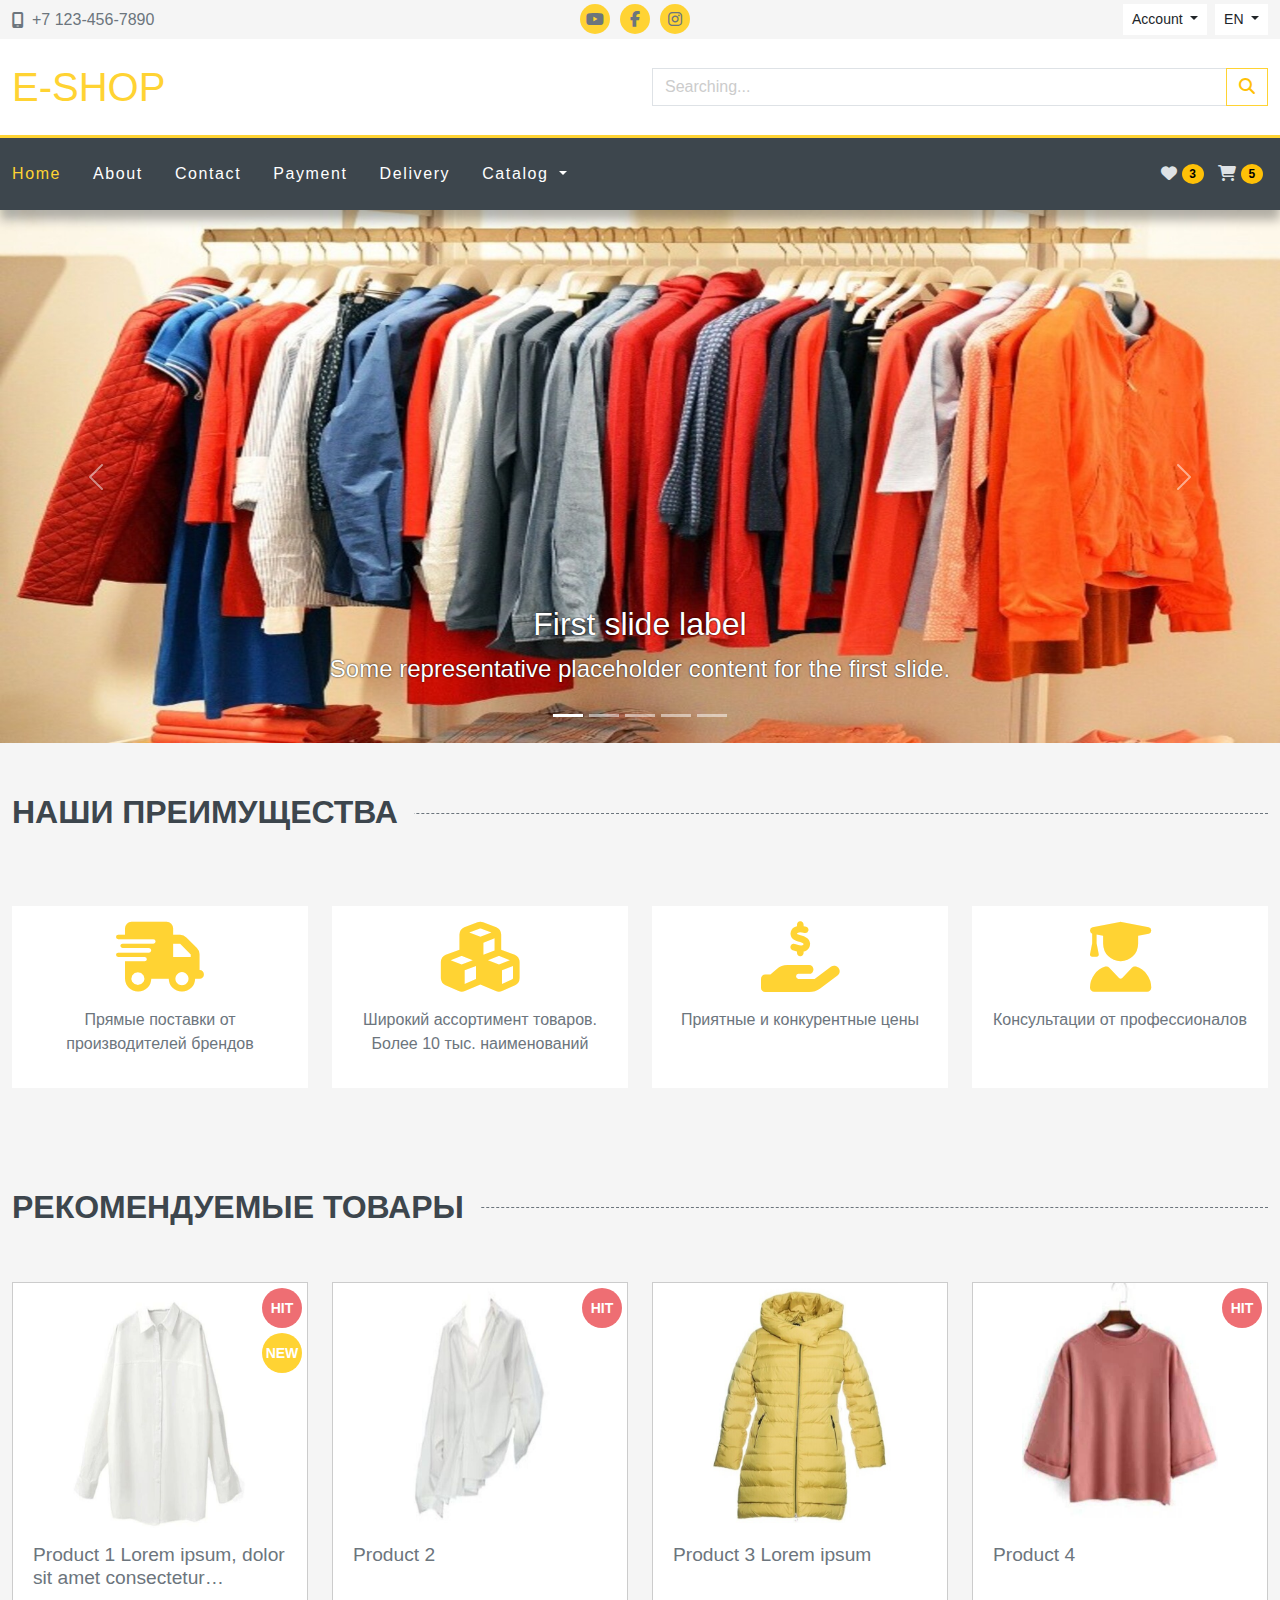
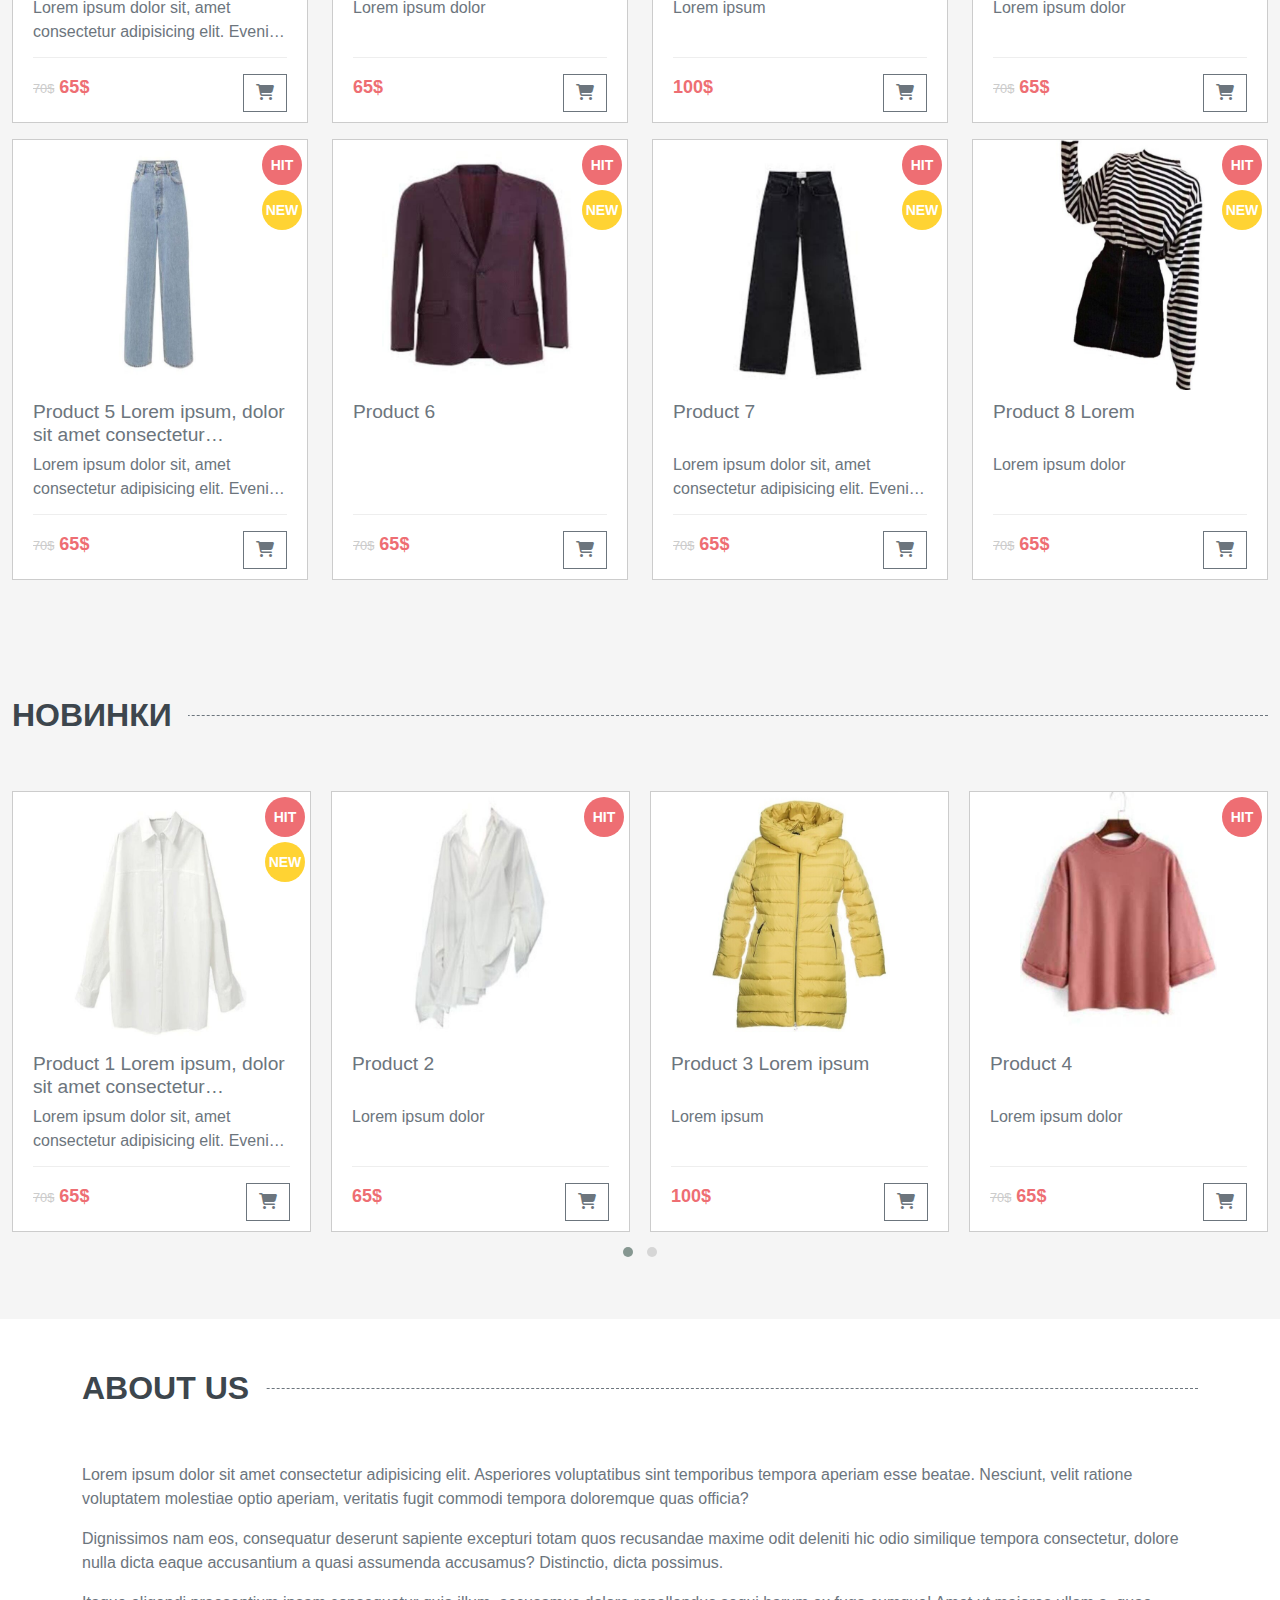
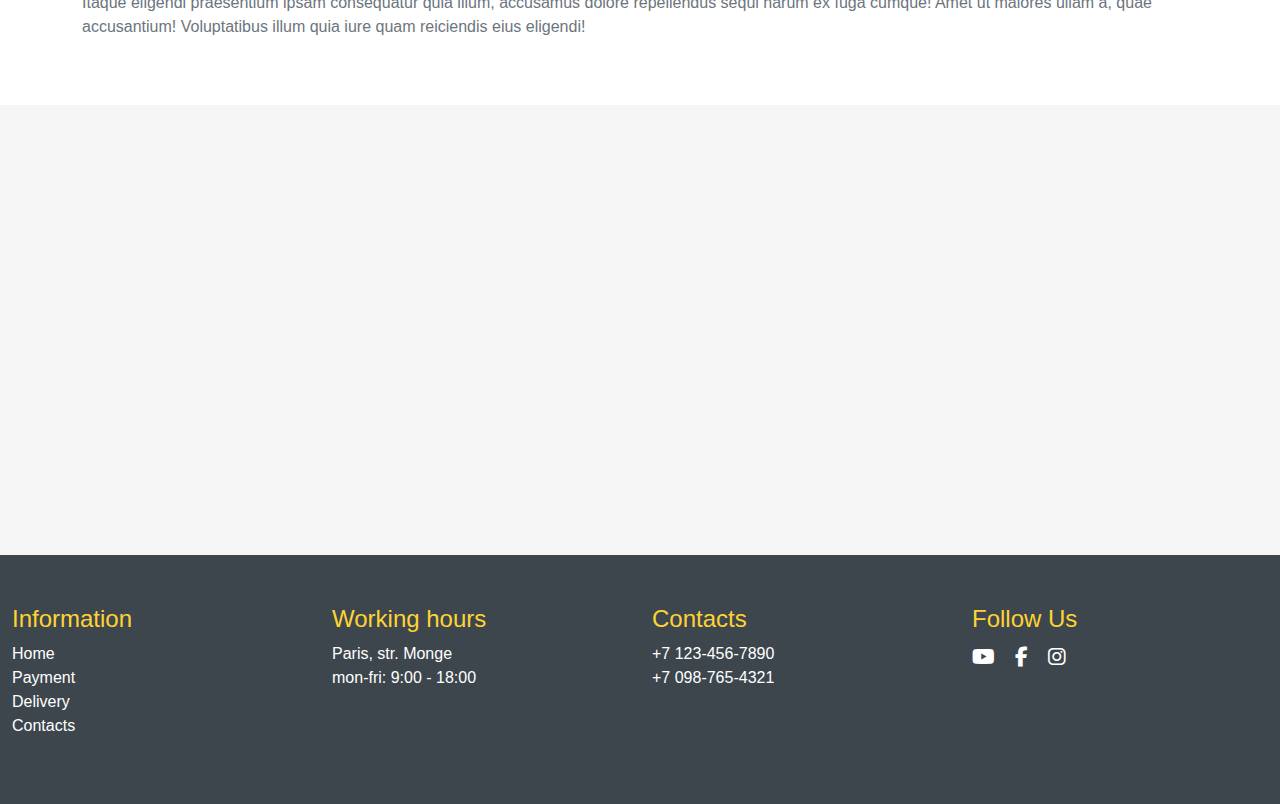
<file: boostrap верстка/index.html>
<!doctype html>
<html lang="en">
  <head>
    <meta charset="utf-8">
    <meta name="viewport" content="width=device-width, initial-scale=1">
    <title>E-shop :: Home</title>
    <link rel="preconnect" href="https://fonts.googleapis.com">
    <link rel="preconnect" href="https://fonts.gstatic.com" crossorigin>
    <link href="https://fonts.googleapis.com/css2?family=Roboto:wght@400;500;700&display=swap" rel="stylesheet">
    <link rel="stylesheet" href="	https://cdn.jsdelivr.net/npm/bootstrap@5.3.3/dist/css/bootstrap.min.css">
    <link rel="stylesheet" href="https://cdnjs.cloudflare.com/ajax/libs/font-awesome/6.6.0/css/all.min.css">
    <link rel="stylesheet" href="assets/owlcarousel/owl.carousel.min.css">
    <link rel="stylesheet" href="assets/owlcarousel/owl.theme.default.min.css">
    <link rel="stylesheet" href="assets/css/main.css">
    <link rel="shortcut icon" href="assets/img/favicon.ico" type="image/x-icon">
  </head>
  <body>
    <div class="wrapper">
      <header class="header">
        <div class="header-top py-1">
          <div class="container-fluid">
            <div class="row">
              <div class="col-6 col-sm-4">
                <div class="header-top-phone d-flex align-items-center h-100">
                  <i class="fa-solid fa-mobile-screen"></i>
                  <a href="tel:71234567890" class="ms-2">+7 123-456-7890</a>
                </div>
              </div>

              <div class="col-sm-4 d-none d-sm-block">
                <ul class="social-icons d-flex justify-content-center">
                  <li><a href="#"><i class="fa-brands fa-youtube"></i></a></li>
                  <li><a href="#"><i class="fa-brands fa-facebook-f"></i></a></li>
                  <li><a href="#"><i class="fa-brands fa-instagram"></i></a></li>
                </ul>
              </div>

              <div class="col-6 col-sm-4">
                <div class="header-top-account d-flex justify-content-end">
                <div class="btn-group me-2">
                  <div class="dropdown">
                    <button class="btn btn-sm dropdown-toggle" type="button" data-bs-toggle="dropdown" aria-expanded="false">
                      Account
                    </button>
                    <ul class="dropdown-menu">
                      <li>
                        <a class="dropdown-item" href="#">Sign In</a>
                      </li>
                      <li>
                        <a class="dropdown-item" href="#">Sign Up</a>
                      </li>
                    </ul>
                  </div>
                </div>

                <div class="btn-group">
                  <div class="dropdown">
                    <button class="btn btn-sm dropdown-toggle" type="button" data-bs-toggle="dropdown" aria-expanded="false">
                      EN
                    </button>
                    <ul class="dropdown-menu">
                      <li>
                        <a class="dropdown-item" href="#">RU</a>
                      </li>
                      <li>
                        <a class="dropdown-item" href="#">DE</a>
                      </li>
                    </ul>
                  </div>
                </div>
              </div>
              <!-- ./header-top-account -->
              </div>
            </div>
          </div>
        </div>
        <!-- header-top -->
        <div class="header-middle bg-white py-4">
          <div class="container-fluid">
            <div class="row align-items-center">
                <div class="col-sm-6">
                    <a href="index.html" class="header-logo h1">E-shop</a>
                </div>
                <div class="col-sm-6 mt-2 mt-md-0">
                    <form>
                        <div class="input-group">
                            <input type="text" class="form-control" name="search" placeholder="Searching..." aria-label="Searching..." aria-describedby="button-search">
                            <button class="btn btn-outline-warning" type="submit" id="button-search"><i class="fa-solid fa-magnifying-glass"></i></button>
                          </div>
                    </form>
                </div>
            </div>
          </div>
        </div><!-- header-middle -->
        
        <!-- header-bottom -->

      </header>
      <div class="header-bottom sticky-top" id="header-nav">
        <nav class="navbar navbar-expand-lg bg-dark" data-bs-theme="dark">
          <div class="container-fluid">
            <button class="navbar-toggler" type="button" data-bs-toggle="offcanvas" data-bs-target="#offcanvasNavbar" aria-controls="offcanvasNavbar" aria-expanded="false" aria-label="Toggle navigation">
              <span class="navbar-toggler-icon"></span>
            </button>
            <div class="offcanvas offcanvas-start" id="offcanvasNavbar" tabindex="-1" aria-labelledby="offcanvasNavbarLabel">
              <div class="offcanvas-header">
                <h5 class="offcanvas-title" id="offcanvasNavbarLabel">Catalog</h5>
                <button type="button" class="btn-close" data-bs-dismiss="offcanvas" aria-label="Close"></button>
              </div>
              <div class="offcanvas-body">
                <ul class="navbar-nav">
                  <li class="nav-item">
                    <a class="nav-link active" aria-current="page" href="index.html">Home</a>
                  </li>
                  <li class="nav-item">
                    <a class="nav-link" href="#">About</a>
                  </li>
                  <li class="nav-item">
                    <a class="nav-link" href="#">Contact</a>
                  </li>
                  <li class="nav-item">
                    <a class="nav-link" href="#">Payment</a>
                  </li>
                  <li class="nav-item">
                    <a class="nav-link" href="#">Delivery</a>
                  </li>
                  <li class="nav-item dropdown">
                    <a class="nav-link dropdown-toggle" href="#" role="button" data-bs-toggle="dropdown" aria-expanded="false" data-bs-auto-close="outside">
                      Catalog
                    </a>
                    <ul class="dropdown-menu dropdown-menu-end">
                      <li>
                        <a class="dropdown-item" href="category.html">Shoes</a>
                      </li>
                      <li>
                        <a class="dropdown-item" href="category.html">Jeans</a>
                      </li>
                      <li class="nav-item dropend">
                        <a class="dropdown-item dropdown-toggle" href="#" data-bs-toggle="dropdown" data-bs-auto-close="outside">Sportswear</a>
                      <ul class="dropdown-menu dropdown-menu-end">
                        <li>
                          <a class="dropdown-item" href="category.html">Men's Sportswear</a>
                        </li>
                        <li>
                          <a class="dropdown-item" href="category.html">Women's Sportswear</a>
                        </li>
                        <li>
                          <a class="dropdown-item" href="category.html">Baby`s Sportswear</a>
                        </li>
                      </ul>
                    </li>
                    <li>
                      <a class="dropdown-item" href="category.html">Coat</a>
                    </li>
                    <li>
                      <a class="dropdown-item" href="category.html">Shirts</a>
                    </li>
                    </ul>
                  </li>
                </ul>
            </div>
            </div>

            <div>
                <a href="#" class="btn p-1">
                  <i class="fa-solid fa-heart"></i>
                  <span class="badge text-bg-warning cart-badge bg-warning rounded-circle">3</span>
                </a>

                <button class="btn p-1" id="cart-open" type="button" data-bs-toggle="offcanvas2" data-bs-target="#offcanvasCart" aria-controls="offcanvasCart">
                  <i class="fa-solid fa-cart-shopping"></i>
                  <span class="badge text-bg-warning cart-badge bg-warning rounded-circle">5</span>
                </button>
          </div>
          </div>
        </nav>
      </div>
      <!-- header-bottom -->

      <div class="offcanvas offcanvas-end" tabindex="-1" id="offcanvasCart" aria-labelledby="offcanvasCartLabel">
        <div class="offcanvas-header">
          <h5 class="offcanvas-title" id="offcanvasCartLabel">Cart</h5>
          <button type="button" class="btn-close" data-bs-dismiss="offcanvas" aria-label="Close"></button>
        </div>
        <div class="offcanvas-body">
          <div class="table-responsive">
            <table class="table offcanvasCart-table">
              <tbody>
                <tr>
                  <td class="product-img-td"><a href="#"><img src="assets/img/products/1.jpg" alt=""></a></td>
                  <td><a href="#">Product 1 Lorem ipsum, dolor sit amet consectetur adipisicing.</a></td>
                  <td>$65</td>
                  <td>&times;1</td>
                  <td><button class="btn btn-danger"><i class="fa-regular fa-circle-xmark"></i></button></td>
                </tr>
                <tr>
                  <td class="product-img-td"><a href="#"><img src="assets/img/products/2.jpg" alt=""></a></td>
                  <td><a href="#">Product 2</a></td>
                  <td>$80</td>
                  <td>&times;2</td>
                  <td><button class="btn btn-danger"><i class="fa-regular fa-circle-xmark"></i></button></td>
                </tr>
                <tr>
                  <td class="product-img-td"><a href="#"><img src="assets/img/products/3.jpg" alt=""></a></td>
                  <td><a href="#">Product 3</a></td>
                  <td>$100</td>
                  <td>&times;1</td>
                  <td><button class="btn btn-danger"><i class="fa-regular fa-circle-xmark"></i></button></td>
                </tr>
              </tbody>
              <tfoot>
                <tr>
                  <td colspan="4" class="text-end">Total:</td>
                  <td>$325</td>
                </tr>
              </tfoot>
            </table>
          </div>

          <div class="text-end mt-3">
            <a href="#" class="btn btn-outline-warning">Cart</a>
            <a href="#" class="btn btn-outline-secondary">Checkout</a>
          </div>

          <div class="dropdown mt-3">
            <button class="btn btn-secondary dropdown-toggle" type="button" data-bs-toggle="dropdown">
              Dropdown button
            </button>
            <ul class="dropdown-menu">
              <li><a class="dropdown-item closecart" href="#footer" data-href="footer">Footer</a></li>
              <li><a class="dropdown-item closecart" href="#about" data-href="about">About</a></li>
              <li><a class="dropdown-item closecart" href="#map" data-href="map">Map</a></li>
            </ul>
          </div>
        </div>
      </div>

    <main class="main">

      <div id="carousel" class="carousel slide carousel-fade">
        <div class="carousel-indicators">
          <button type="button" data-bs-target="#carousel" data-bs-slide-to="0" class="active" aria-current="true" aria-label="Slide 1"></button>
          <button type="button" data-bs-target="#carousel" data-bs-slide-to="1" aria-label="Slide 2"></button>
          <button type="button" data-bs-target="#carousel" data-bs-slide-to="2" aria-label="Slide 3"></button>
          <button type="button" data-bs-target="#carousel" data-bs-slide-to="3" aria-label="Slide 4"></button>
          <button type="button" data-bs-target="#carousel" data-bs-slide-to="4" aria-label="Slide 5"></button>
        </div>
        <div class="carousel-inner">
          <div class="carousel-item active">
            <img src="assets/img/slider/1.jpg" class="d-block w-100" alt="...">
            <div class="carousel-caption d-none d-md-block">
              <h2>First slide label</h2>
              <p>Some representative placeholder content for the first slide.</p>
            </div>
          </div>
          <div class="carousel-item">
            <img src="assets/img/slider/2.jpg" class="d-block w-100" alt="...">
            <div class="carousel-caption d-none d-md-block">
              <h2>Second slide label</h2>
              <p>Some representative placeholder content for the second slide.</p>
            </div>
          </div>
          <div class="carousel-item">
            <img src="assets/img/slider/3.jpg" class="d-block w-100" alt="...">
            <div class="carousel-caption d-none d-md-block">
              <h2>Third slide label</h2>
              <p>Some representative placeholder content for the third slide.</p>
            </div>
          </div>
          <div class="carousel-item">
            <img src="assets/img/slider/4.jpg" class="d-block w-100" alt="...">
            <div class="carousel-caption d-none d-md-block">
              <h2>Fourth slide label</h2>
              <p>Some representative placeholder content for the third slide.</p>
            </div>
          </div>
          <div class="carousel-item">
            <img src="assets/img/slider/5.jpg" class="d-block w-100" alt="...">
            <div class="carousel-caption d-none d-md-block">
              <h2>Fifth slide label</h2>
              <p>Some representative placeholder content for the third slide.</p>
            </div>
          </div>
        </div>
        <button class="carousel-control-prev" type="button" data-bs-target="#carousel" data-bs-slide="prev">
          <span class="carousel-control-prev-icon" aria-hidden="true"></span>
          <span class="visually-hidden">Previous</span>
        </button>
        <button class="carousel-control-next" type="button" data-bs-target="#carousel" data-bs-slide="next">
          <span class="carousel-control-next-icon" aria-hidden="true"></span>
          <span class="visually-hidden">Next</span>
        </button>
      </div>

      <section class="advantages">
        <div class="container-fluid">
          <div class="row mb-5">
            <div class="col-12">
              <h2 class="section-title">
                <span>Наши преимущества</span></h2>
            </div>
          </div>

            <div class="row gy-3 items">
              <div class="col-lg-3 col-sm-6">
                <div class="item">
                  <p><i class="fas fa-shipping-fast"></i></p>
                  <p>Прямые поставки от производителей брендов</p>
                </div>
              </div>

              <div class="col-lg-3 col-sm-6">
                <div class="item">
                  <p><i class="fas fa-cubes"></i></p>
                  <p>Широкий ассортимент товаров. Более 10 тыс. наименований</p>
                </div>
              </div>

              <div class="col-lg-3 col-sm-6">
                <div class="item">
                  <p><i class="fas fa-hand-holding-usd"></i></p>
                  <p>Приятные и конкурентные цены</p>
                </div>
              </div>

              <div class="col-lg-3 col-sm-6">
                <div class="item">
                  <p><i class="fa-solid fa-user-graduate"></i></p>
                  <p>Консультации от профессионалов</p>
                </div>
              </div>
            </div>

        </div>

      </section>

      <section class="featured-products">
        <div class="container-fluid">
          <div class="row mb-5">
            <div class="col-12">
              <h2 class="section-title">
                <span>Рекомендуемые товары</span></h2>
            </div>
          </div>

          <div class="row">

            <div class="col-lg-3 col-md-4 col-sm-6 mb-3">
              <div class="product-card">
                <div class="product-card-offer">
                  <div class="offer-hit">Hit</div>
                  <div class="offer-new">New</div>
                </div>
                <div class="product-thumb">
                  <a href="product.html"><img src="assets/img/products/1.jpg" alt=""></a>
                </div>
                <div class="product-details">
                  <h4>
                    <a href="product.html">Product 1 Lorem ipsum, dolor sit amet consectetur adipisicing.</a>
                  </h4>
                  <p class="product-excerpt">Lorem ipsum dolor sit, amet consectetur adipisicing elit. Eveniet, velit.</p>
                  <div class="product-bottom-details d-flex justify-content-between">
                    <div class="product-price">
                      <small>70$</small>
                      65$
                    </div>
                    <div class="product-links">
                      <a href="#" class="btn btn-outline-secondary add-to-cart"><i class="fas fa-shopping-cart"></i></a>
                    </div>
                  </div>
                </div>
              </div>
            </div>

            <div class="col-lg-3 col-md-4 col-sm-6 mb-3">
              <div class="product-card">
                <div class="product-card-offer">
                  <div class="offer-hit">Hit</div>
                </div>
                <div class="product-thumb">
                  <a href="product.html"><img src="assets/img/products/2.jpg" alt=""></a>
                </div>
                <div class="product-details">
                  <h4>
                    <a href="product.html">Product 2</a>
                  </h4>
                  <p class="product-excerpt">Lorem ipsum dolor</p>
                  <div class="product-bottom-details d-flex justify-content-between">
                    <div class="product-price">
                      65$
                    </div>
                    <div class="product-links">
                      <a href="#" class="btn btn-outline-secondary add-to-cart"><i class="fas fa-shopping-cart"></i></a>
                    </div>
                  </div>
                </div>
              </div>
            </div>

            <div class="col-lg-3 col-md-4 col-sm-6 mb-3">
              <div class="product-card">
                <div class="product-card-offer">
                  <!-- <div class="offer-hit">Hit</div>
                  <div class="offer-new">New</div> -->
                </div>
                <div class="product-thumb">
                  <a href="product.html"><img src="assets/img/products/3.jpg" alt=""></a>
                </div>
                <div class="product-details">
                  <h4>
                    <a href="product.html">Product 3 Lorem ipsum</a>
                  </h4>
                  <p class="product-excerpt">Lorem ipsum</p>
                  <div class="product-bottom-details d-flex justify-content-between">
                    <div class="product-price">
                      100$
                    </div>
                    <div class="product-links">
                      <a href="#" class="btn btn-outline-secondary add-to-cart"><i class="fas fa-shopping-cart"></i></a>
                    </div>
                  </div>
                </div>
              </div>
            </div>

            <div class="col-lg-3 col-md-4 col-sm-6 mb-3">
              <div class="product-card">
                <div class="product-card-offer">
                  <div class="offer-hit">Hit</div>
                </div>
                <div class="product-thumb">
                  <a href="product.html"><img src="assets/img/products/4.jpg" alt=""></a>
                </div>
                <div class="product-details">
                  <h4>
                    <a href="product.html">Product 4</a>
                  </h4>
                  <p class="product-excerpt">Lorem ipsum dolor</p>
                  <div class="product-bottom-details d-flex justify-content-between">
                    <div class="product-price">
                      <small>70$</small>
                      65$
                    </div>
                    <div class="product-links">
                      <a href="#" class="btn btn-outline-secondary add-to-cart"><i class="fas fa-shopping-cart"></i></a>
                    </div>
                  </div>
                </div>
              </div>
            </div>

            <div class="col-lg-3 col-md-4 col-sm-6 mb-3">
              <div class="product-card">
                <div class="product-card-offer">
                  <div class="offer-hit">Hit</div>
                  <div class="offer-new">New</div>
                </div>
                <div class="product-thumb">
                  <a href="product.html"><img src="assets/img/products/5.jpg" alt=""></a>
                </div>
                <div class="product-details">
                  <h4>
                    <a href="product.html">Product 5 Lorem ipsum, dolor sit amet consectetur adipisicing.</a>
                  </h4>
                  <p class="product-excerpt">Lorem ipsum dolor sit, amet consectetur adipisicing elit. Eveniet, velit.</p>
                  <div class="product-bottom-details d-flex justify-content-between">
                    <div class="product-price">
                      <small>70$</small>
                      65$
                    </div>
                    <div class="product-links">
                      <a href="#" class="btn btn-outline-secondary add-to-cart"><i class="fas fa-shopping-cart"></i></a>
                    </div>
                  </div>
                </div>
              </div>
            </div>

            <div class="col-lg-3 col-md-4 col-sm-6 mb-3">
              <div class="product-card">
                <div class="product-card-offer">
                  <div class="offer-hit">Hit</div>
                  <div class="offer-new">New</div>
                </div>
                <div class="product-thumb">
                  <a href="product.html"><img src="assets/img/products/6.jpg" alt=""></a>
                </div>
                <div class="product-details">
                  <h4>
                    <a href="product.html">Product 6</a>
                  </h4>
                  <p class="product-excerpt"></p>
                  <div class="product-bottom-details d-flex justify-content-between">
                    <div class="product-price">
                      <small>70$</small>
                      65$
                    </div>
                    <div class="product-links">
                      <a href="#" class="btn btn-outline-secondary add-to-cart"><i class="fas fa-shopping-cart"></i></a>
                    </div>
                  </div>
                </div>
              </div>
            </div>

            <div class="col-lg-3 col-md-4 col-sm-6 mb-3">
              <div class="product-card">
                <div class="product-card-offer">
                  <div class="offer-hit">Hit</div>
                  <div class="offer-new">New</div>
                </div>
                <div class="product-thumb">
                  <a href="product.html"><img src="assets/img/products/7.jpg" alt=""></a>
                </div>
                <div class="product-details">
                  <h4>
                    <a href="product.html">Product 7</a>
                  </h4>
                  <p class="product-excerpt">Lorem ipsum dolor sit, amet consectetur adipisicing elit. Eveniet, velit.</p>
                  <div class="product-bottom-details d-flex justify-content-between">
                    <div class="product-price">
                      <small>70$</small>
                      65$
                    </div>
                    <div class="product-links">
                      <a href="#" class="btn btn-outline-secondary add-to-cart"><i class="fas fa-shopping-cart"></i></a>
                    </div>
                  </div>
                </div>
              </div>
            </div>

            <div class="col-lg-3 col-md-4 col-sm-6 mb-3">
              <div class="product-card">
                <div class="product-card-offer">
                  <div class="offer-hit">Hit</div>
                  <div class="offer-new">New</div>
                </div>
                <div class="product-thumb">
                  <a href="product.html"><img src="assets/img/products/8.jpg" alt=""></a>
                </div>
                <div class="product-details">
                  <h4>
                    <a href="product.html">Product 8 Lorem</a>
                  </h4>
                  <p class="product-excerpt">Lorem ipsum dolor</p>
                  <div class="product-bottom-details d-flex justify-content-between">
                    <div class="product-price">
                      <small>70$</small>
                      65$
                    </div>
                    <div class="product-links">
                      <a href="#" class="btn btn-outline-secondary add-to-cart"><i class="fas fa-shopping-cart"></i></a>
                    </div>
                  </div>
                </div>
              </div>
            </div>
            
          </div>
        </div>
      </section>

      <section class="new-products">
        <div class="container-fluid">
            <div class="row mb-5">
                <div class="col-12">
                  <h2 class="section-title">
                    <span>Новинки</span></h2>
                </div>
              </div>

              <div class="owl-carousel owl-theme owl-carousel-full">
                  <div class="product-card">
                    <div class="product-card-offer">
                      <div class="offer-hit">Hit</div>
                      <div class="offer-new">New</div>
                    </div>
                    <div class="product-thumb">
                      <a href="product.html"><img src="assets/img/products/1.jpg" alt=""></a>
                    </div>
                    <div class="product-details">
                      <h4>
                        <a href="product.html">Product 1 Lorem ipsum, dolor sit amet consectetur adipisicing.</a>
                      </h4>
                      <p class="product-excerpt">Lorem ipsum dolor sit, amet consectetur adipisicing elit. Eveniet, velit.</p>
                      <div class="product-bottom-details d-flex justify-content-between">
                        <div class="product-price">
                          <small>70$</small>
                          65$
                        </div>
                        <div class="product-links">
                          <a href="#" class="btn btn-outline-secondary add-to-cart"><i class="fas fa-shopping-cart"></i></a>
                        </div>
                      </div>
                    </div>
                  </div>

                  <div class="product-card">
                    <div class="product-card-offer">
                      <div class="offer-hit">Hit</div>
                    </div>
                    <div class="product-thumb">
                      <a href="product.html"><img src="assets/img/products/2.jpg" alt=""></a>
                    </div>
                    <div class="product-details">
                      <h4>
                        <a href="product.html">Product 2</a>
                      </h4>
                      <p class="product-excerpt">Lorem ipsum dolor</p>
                      <div class="product-bottom-details d-flex justify-content-between">
                        <div class="product-price">
                          65$
                        </div>
                        <div class="product-links">
                          <a href="#" class="btn btn-outline-secondary add-to-cart"><i class="fas fa-shopping-cart"></i></a>
                        </div>
                      </div>
                    </div>
                  </div>

                  <div class="product-card">
                    <div class="product-card-offer">
                      <!-- <div class="offer-hit">Hit</div>
                      <div class="offer-new">New</div> -->
                    </div>
                    <div class="product-thumb">
                      <a href="product.html"><img src="assets/img/products/3.jpg" alt=""></a>
                    </div>
                    <div class="product-details">
                      <h4>
                        <a href="product.html">Product 3 Lorem ipsum</a>
                      </h4>
                      <p class="product-excerpt">Lorem ipsum</p>
                      <div class="product-bottom-details d-flex justify-content-between">
                        <div class="product-price">
                          100$
                        </div>
                        <div class="product-links">
                          <a href="#" class="btn btn-outline-secondary add-to-cart"><i class="fas fa-shopping-cart"></i></a>
                        </div>
                      </div>
                    </div>
                  </div>

                  <div class="product-card">
                    <div class="product-card-offer">
                      <div class="offer-hit">Hit</div>
                    </div>
                    <div class="product-thumb">
                      <a href="product.html"><img src="assets/img/products/4.jpg" alt=""></a>
                    </div>
                    <div class="product-details">
                      <h4>
                        <a href="product.html">Product 4</a>
                      </h4>
                      <p class="product-excerpt">Lorem ipsum dolor</p>
                      <div class="product-bottom-details d-flex justify-content-between">
                        <div class="product-price">
                          <small>70$</small>
                          65$
                        </div>
                        <div class="product-links">
                          <a href="#" class="btn btn-outline-secondary add-to-cart"><i class="fas fa-shopping-cart"></i></a>
                        </div>
                      </div>
                    </div>
                  </div>

                  <div class="product-card">
                    <div class="product-card-offer">
                      <div class="offer-hit">Hit</div>
                      <div class="offer-new">New</div>
                    </div>
                    <div class="product-thumb">
                      <a href="product.html"><img src="assets/img/products/5.jpg" alt=""></a>
                    </div>
                    <div class="product-details">
                      <h4>
                        <a href="product.html">Product 5 Lorem ipsum, dolor sit amet consectetur adipisicing.</a>
                      </h4>
                      <p class="product-excerpt">Lorem ipsum dolor sit, amet consectetur adipisicing elit. Eveniet, velit.</p>
                      <div class="product-bottom-details d-flex justify-content-between">
                        <div class="product-price">
                          <small>70$</small>
                          65$
                        </div>
                        <div class="product-links">
                          <a href="#" class="btn btn-outline-secondary add-to-cart"><i class="fas fa-shopping-cart"></i></a>
                        </div>
                      </div>
                    </div>
                  </div>

                  <div class="product-card">
                    <div class="product-card-offer">
                      <div class="offer-hit">Hit</div>
                      <div class="offer-new">New</div>
                    </div>
                    <div class="product-thumb">
                      <a href="product.html"><img src="assets/img/products/6.jpg" alt=""></a>
                    </div>
                    <div class="product-details">
                      <h4>
                        <a href="product.html">Product 6</a>
                      </h4>
                      <p class="product-excerpt"></p>
                      <div class="product-bottom-details d-flex justify-content-between">
                        <div class="product-price">
                          <small>70$</small>
                          65$
                        </div>
                        <div class="product-links">
                          <a href="#" class="btn btn-outline-secondary add-to-cart"><i class="fas fa-shopping-cart"></i></a>
                        </div>
                      </div>
                    </div>
                  </div>

                  <div class="product-card">
                    <div class="product-card-offer">
                      <div class="offer-hit">Hit</div>
                      <div class="offer-new">New</div>
                    </div>
                    <div class="product-thumb">
                      <a href="product.html"><img src="assets/img/products/7.jpg" alt=""></a>
                    </div>
                    <div class="product-details">
                      <h4>
                        <a href="product.html">Product 7</a>
                      </h4>
                      <p class="product-excerpt">Lorem ipsum dolor sit, amet consectetur adipisicing elit. Eveniet, velit.</p>
                      <div class="product-bottom-details d-flex justify-content-between">
                        <div class="product-price">
                          <small>70$</small>
                          65$
                        </div>
                        <div class="product-links">
                          <a href="#" class="btn btn-outline-secondary add-to-cart"><i class="fas fa-shopping-cart"></i></a>
                        </div>
                      </div>
                    </div>
                  </div>

                  <div class="product-card">
                    <div class="product-card-offer">
                      <div class="offer-hit">Hit</div>
                      <div class="offer-new">New</div>
                    </div>
                    <div class="product-thumb">
                      <a href="product.html"><img src="assets/img/products/8.jpg" alt=""></a>
                    </div>
                    <div class="product-details">
                      <h4>
                        <a href="product.html">Product 8 Lorem</a>
                      </h4>
                      <p class="product-excerpt">Lorem ipsum dolor</p>
                      <div class="product-bottom-details d-flex justify-content-between">
                        <div class="product-price">
                          <small>70$</small>
                          65$
                        </div>
                        <div class="product-links">
                          <a href="#" class="btn btn-outline-secondary add-to-cart"><i class="fas fa-shopping-cart"></i></a>
                        </div>
                      </div>
                    </div>
                  </div>
        </div>
      </section>

      <section class="about-us" id="about">
        <div class="container fluid">
          <div class="row mb-5">
            <div class="col-12">
              <h2 class="section-title">
                <span>About Us</span></h2>
            </div>
          </div>
          <div class="row">
            <div class="col-12">
              <p>Lorem ipsum dolor sit amet consectetur adipisicing elit. Asperiores voluptatibus sint temporibus tempora aperiam esse beatae. Nesciunt, velit ratione voluptatem molestiae optio aperiam, veritatis fugit commodi tempora doloremque quas officia?</p>
              <p>Dignissimos nam eos, consequatur deserunt sapiente excepturi totam quos recusandae maxime odit deleniti hic odio similique tempora consectetur, dolore nulla dicta eaque accusantium a quasi assumenda accusamus? Distinctio, dicta possimus.</p>
              <p>Itaque eligendi praesentium ipsam consequatur quia illum, accusamus dolore repellendus sequi harum ex fuga cumque! Amet ut maiores ullam a, quae accusantium! Voluptatibus illum quia iure quam reiciendis eius eligendi!</p>
            </div>
          </div>
        </div>
      </section>

      <iframe id="map" src="https://www.google.com/maps/embed?pb=!1m18!1m12!1m3!1d1561.222182136871!2d2.3511699062550484!3d48.84577106941661!2m3!1f0!2f0!3f0!3m2!1i1024!2i768!4f13.1!3m3!1m2!1s0x47e671ef83775c21%3A0x86384dd616e9efe8!2zNDMgUnVlIE1vbmdlLCA3NTAwNSBQYXJpcywg0KTRgNCw0L3RhtC40Y8!5e0!3m2!1sru!2sru!4v1722274479815!5m2!1sru!2sru" width="100%" height="450" style="border:0; display: block;" allowfullscreen="" loading="lazy" referrerpolicy="no-referrer-when-downgrade"></iframe>

    </main>

    <footer class="footer" id="footer">
      <div class="container-fluid">
        <div class="row">
          <div class="col-md-3 col-6">
            <h4>Information</h4>
            <ul class="list-unstyled">
              <li><a href="index.html">Home</a></li>
              <li><a href="#">Payment</a></li>
              <li><a href="#">Delivery</a></li>
              <li><a href="#">Contacts</a></li>
            </ul>
          </div>

          <div class="col-md-3 col-6">
            <h4>Working hours</h4>
            <ul class="list-unstyled">
              <li>Paris, str. Monge</a></li>
              <li>mon-fri: 9:00 - 18:00</li>
            </ul>
          </div>

          <div class="col-md-3 col-6">
            <h4>Contacts</h4>
            <ul class="list-unstyled">
              <li><a href="tel:71234567890">+7 123-456-7890</a></li>
              <li><a href="tel:70987654321">+7 098-765-4321</a></li>
            </ul>
          </div>

          <div class="col-md-3 col-6">
            <h4>Follow Us</h4>
            <ul class="footer-icons">
              <li><a href="#"><i class="fa-brands fa-youtube"></i></a></li>
              <li><a href="#"><i class="fa-brands fa-facebook-f"></i></a></li>
              <li><a href="#"><i class="fa-brands fa-instagram"></i></a></li>
            </ul>
          </div>
        </div>
      </div>
    </footer>
    </div>

    <button id="top">
      <i class="fa-solid fa-angles-up"></i>
    </button>

    <script src="https://cdnjs.cloudflare.com/ajax/libs/jquery/3.7.1/jquery.min.js"></script>
    <script src="	https://cdn.jsdelivr.net/npm/bootstrap@5.3.3/dist/js/bootstrap.bundle.min.js"></script>
    <script src="assets/owlcarousel/owl.carousel.min.js"></script>
    <script src="assets/js/main.js"></script>
  </body>
</html>
</file>
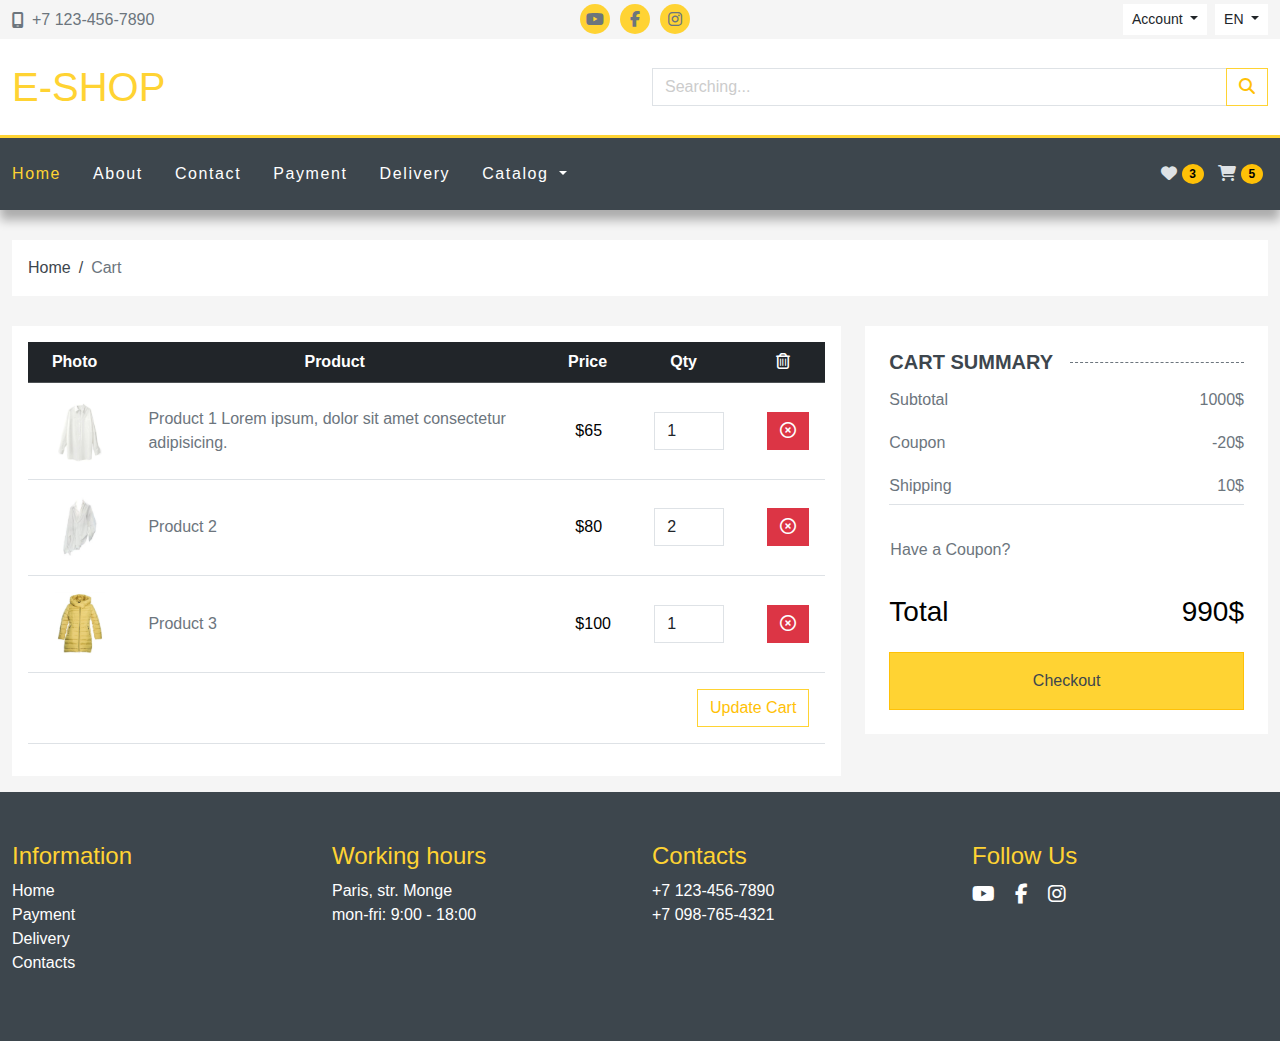
<file: boostrap верстка/cart.html>
<!doctype html>
<html lang="en">
  <head>
    <meta charset="utf-8">
    <meta name="viewport" content="width=device-width, initial-scale=1">
    <title>E-shop :: Cart</title>
    <link rel="preconnect" href="https://fonts.googleapis.com">
    <link rel="preconnect" href="https://fonts.gstatic.com" crossorigin>
    <link href="https://fonts.googleapis.com/css2?family=Roboto:wght@400;500;700&display=swap" rel="stylesheet">
    <link rel="stylesheet" href="	https://cdn.jsdelivr.net/npm/bootstrap@5.3.3/dist/css/bootstrap.min.css">
    <link rel="stylesheet" href="https://cdnjs.cloudflare.com/ajax/libs/font-awesome/6.6.0/css/all.min.css">
    <link rel="stylesheet" href="assets/owlcarousel/owl.carousel.min.css">
    <link rel="stylesheet" href="assets/owlcarousel/owl.theme.default.min.css">
    <link rel="stylesheet" href="assets/css/main.css">
    <link rel="shortcut icon" href="assets/img/favicon.ico" type="image/x-icon">
  </head>
  <body>
    <div class="wrapper">
      <header class="header">
        <div class="header-top py-1">
          <div class="container-fluid">
            <div class="row">
              <div class="col-6 col-sm-4">
                <div class="header-top-phone d-flex align-items-center h-100">
                  <i class="fa-solid fa-mobile-screen"></i>
                  <a href="tel:71234567890" class="ms-2">+7 123-456-7890</a>
                </div>
              </div>

              <div class="col-sm-4 d-none d-sm-block">
                <ul class="social-icons d-flex justify-content-center">
                  <li><a href="#"><i class="fa-brands fa-youtube"></i></a></li>
                  <li><a href="#"><i class="fa-brands fa-facebook-f"></i></a></li>
                  <li><a href="#"><i class="fa-brands fa-instagram"></i></a></li>
                </ul>
              </div>

              <div class="col-6 col-sm-4">
                <div class="header-top-account d-flex justify-content-end">
                <div class="btn-group me-2">
                  <div class="dropdown">
                    <button class="btn btn-sm dropdown-toggle" type="button" data-bs-toggle="dropdown" aria-expanded="false">
                      Account
                    </button>
                    <ul class="dropdown-menu">
                      <li>
                        <a class="dropdown-item" href="#">Sign In</a>
                      </li>
                      <li>
                        <a class="dropdown-item" href="#">Sign Up</a>
                      </li>
                    </ul>
                  </div>
                </div>

                <div class="btn-group">
                  <div class="dropdown">
                    <button class="btn btn-sm dropdown-toggle" type="button" data-bs-toggle="dropdown" aria-expanded="false">
                      EN
                    </button>
                    <ul class="dropdown-menu">
                      <li>
                        <a class="dropdown-item" href="#">RU</a>
                      </li>
                      <li>
                        <a class="dropdown-item" href="#">DE</a>
                      </li>
                    </ul>
                  </div>
                </div>
              </div>
              <!-- ./header-top-account -->
              </div>
            </div>
          </div>
        </div>
        <!-- header-top -->
        <div class="header-middle bg-white py-4">
          <div class="container-fluid">
            <div class="row align-items-center">
                <div class="col-sm-6">
                    <a href="index.html" class="header-logo h1">E-shop</a>
                </div>
                <div class="col-sm-6 mt-2 mt-md-0">
                    <form>
                        <div class="input-group">
                            <input type="text" class="form-control" name="search" placeholder="Searching..." aria-label="Searching..." aria-describedby="button-search">
                            <button class="btn btn-outline-warning" type="submit" id="button-search"><i class="fa-solid fa-magnifying-glass"></i></button>
                          </div>
                    </form>
                </div>
            </div>
          </div>
        </div><!-- header-middle -->
        
        <!-- header-bottom -->

      </header>

      <div class="header-bottom sticky-top" id="header-nav">
        <nav class="navbar navbar-expand-lg bg-dark" data-bs-theme="dark">
          <div class="container-fluid">
            <button class="navbar-toggler" type="button" data-bs-toggle="offcanvas" data-bs-target="#offcanvasNavbar" aria-controls="offcanvasNavbar" aria-expanded="false" aria-label="Toggle navigation">
              <span class="navbar-toggler-icon"></span>
            </button>
            <div class="offcanvas offcanvas-start" id="offcanvasNavbar" tabindex="-1" aria-labelledby="offcanvasNavbarLabel">
              <div class="offcanvas-header">
                <h5 class="offcanvas-title" id="offcanvasNavbarLabel">Catalog</h5>
                <button type="button" class="btn-close" data-bs-dismiss="offcanvas" aria-label="Close"></button>
              </div>
              <div class="offcanvas-body">
                <ul class="navbar-nav">
                  <li class="nav-item">
                    <a class="nav-link active" aria-current="page" href="index.html">Home</a>
                  </li>
                  <li class="nav-item">
                    <a class="nav-link" href="#">About</a>
                  </li>
                  <li class="nav-item">
                    <a class="nav-link" href="#">Contact</a>
                  </li>
                  <li class="nav-item">
                    <a class="nav-link" href="#">Payment</a>
                  </li>
                  <li class="nav-item">
                    <a class="nav-link" href="#">Delivery</a>
                  </li>
                  <li class="nav-item dropdown">
                    <a class="nav-link dropdown-toggle" href="#" role="button" data-bs-toggle="dropdown" aria-expanded="false" data-bs-auto-close="outside">
                      Catalog
                    </a>
                    <ul class="dropdown-menu dropdown-menu-end">
                      <li>
                        <a class="dropdown-item" href="category.html">Shoes</a>
                      </li>
                      <li>
                        <a class="dropdown-item" href="category.html">Jeans</a>
                      </li>
                      <li class="nav-item dropend">
                        <a class="dropdown-item dropdown-toggle" href="#" data-bs-toggle="dropdown" data-bs-auto-close="outside">Sportswear</a>
                      <ul class="dropdown-menu dropdown-menu-end">
                        <li>
                          <a class="dropdown-item" href="category.html">Men's Sportswear</a>
                        </li>
                        <li>
                          <a class="dropdown-item" href="category.html">Women's Sportswear</a>
                        </li>
                        <li>
                          <a class="dropdown-item" href="category.html">Baby`s Sportswear</a>
                        </li>
                      </ul>
                    </li>
                    <li>
                      <a class="dropdown-item" href="category.html">Coat</a>
                    </li>
                    <li>
                      <a class="dropdown-item" href="category.html">Shirts</a>
                    </li>
                    </ul>
                  </li>
                </ul>
            </div>
            </div>

            <div>
                <a href="#" class="btn p-1">
                  <i class="fa-solid fa-heart"></i>
                  <span class="badge text-bg-warning cart-badge bg-warning rounded-circle">3</span>
                </a>

                <button class="btn p-1" id="cart-open" type="button" data-bs-toggle="offcanvas2" data-bs-target="#offcanvasCart" aria-controls="offcanvasCart">
                  <i class="fa-solid fa-cart-shopping"></i>
                  <span class="badge text-bg-warning cart-badge bg-warning rounded-circle">5</span>
                </button>
          </div>
          </div>
        </nav>
      </div>
      <!-- header-bottom -->

      <div class="offcanvas offcanvas-end" tabindex="-1" id="offcanvasCart" aria-labelledby="offcanvasCartLabel">
        <div class="offcanvas-header">
          <h5 class="offcanvas-title" id="offcanvasCartLabel">Cart</h5>
          <button type="button" class="btn-close" data-bs-dismiss="offcanvas" aria-label="Close"></button>
        </div>
        <div class="offcanvas-body">
          <div class="table-responsive">
            <table class="table offcanvasCart-table">
              <tbody>
                <tr>
                  <td class="product-img-td"><a href="#"><img src="assets/img/products/1.jpg" alt=""></a></td>
                  <td><a href="#">Product 1 Lorem ipsum, dolor sit amet consectetur adipisicing.</a></td>
                  <td>$65</td>
                  <td>&times;1</td>
                  <td><button class="btn btn-danger"><i class="fa-regular fa-circle-xmark"></i></button></td>
                </tr>
                <tr>
                  <td class="product-img-td"><a href="#"><img src="assets/img/products/2.jpg" alt=""></a></td>
                  <td><a href="#">Product 2</a></td>
                  <td>$80</td>
                  <td>&times;2</td>
                  <td><button class="btn btn-danger"><i class="fa-regular fa-circle-xmark"></i></button></td>
                </tr>
                <tr>
                  <td class="product-img-td"><a href="#"><img src="assets/img/products/3.jpg" alt=""></a></td>
                  <td><a href="#">Product 3</a></td>
                  <td>$100</td>
                  <td>&times;1</td>
                  <td><button class="btn btn-danger"><i class="fa-regular fa-circle-xmark"></i></button></td>
                </tr>
              </tbody>
              <tfoot>
                <tr>
                  <td colspan="4" class="text-end">Total:</td>
                  <td>$325</td>
                </tr>
              </tfoot>
            </table>
          </div>

          <div class="text-end mt-3">
            <a href="#" class="btn btn-outline-warning">Cart</a>
            <a href="#" class="btn btn-outline-secondary">Checkout</a>
          </div>
        </div>
      </div>

    <main class="main">

        <div class="container-fluid">
            <div class="row">
                <div class="col-12">
                    <nav class="breadcrumbs">
                        <ul>
                            <li><a href="index.html">Home</a></li>
                            <li><span>Cart</span></li>
                        </ul>
                    </nav>
                </div>
            </div>
        </div>

        <div class="container-fluid">
          <div class="row">

            <div class="col-lg-8 mb-3">
              <div class="cart-content p-3 h-100 bg-white">

                <div class="table-responsive">
                  <table class="table align-middle table-hover">
                    <thead class="table-dark">
                      <tr>
                        <th>Photo</th>
                        <th>Product</th>
                        <th>Price</th>
                        <th>Qty</th>
                        <th><i class="fa-regular fa-trash-can"></i></th>
                      </tr>
                    </thead>
                    <tbody>
                      <tr>
                        <td class="product-img-td">
                          <a href="#">
                            <img src="assets/img/products/1.jpg" alt="">
                          </a>
                        </td>
                        <td>
                          <a href="#" class="cart-content-title">
                            Product 1 Lorem ipsum, dolor sit amet consectetur adipisicing.
                          </a>
                        </td>
                        <td>$65</td>
                        <td>
                          <input type="number" value="1" class="form-control cart-qty">
                        </td>
                        <td>
                          <button class="btn btn-danger">
                            <i class="fa-regular fa-circle-xmark"></i>
                          </button>
                        </td>
                      </tr>
                      <tr>
                        <td class="product-img-td">
                          <a href="#">
                            <img src="assets/img/products/2.jpg" alt="">
                          </a>
                        </td>
                        <td><a href="#" class="cart-content-title">Product 2</a></td>
                        <td>$80</td>
                        <td>
                          <input type="number" value="2" class="form-control cart-qty">
                        </td>
                        <td>
                          <button class="btn btn-danger">
                            <i class="fa-regular fa-circle-xmark"></i>
                          </button>
                        </td>
                      </tr>
                      <tr>
                        <td class="product-img-td">
                          <a href="#">
                            <img src="assets/img/products/3.jpg" alt="">
                          </a>
                        </td>
                        <td><a href="#" class="cart-content-title">Product 3</a></td>
                        <td>$100</td>
                        <td>
                          <input type="number" value="1" class="form-control cart-qty">
                        </td>
                        <td>
                          <button class="btn btn-danger">
                            <i class="fa-regular fa-circle-xmark"></i>
                          </button>
                        </td>
                      </tr>
                    </tbody>
                    <tfoot>
                      <tr>
                        <td colspan="5" class="text-end">
                          <button class="btn btn-outline-warning">Update Cart</button>
                        </td>
                      </tr>
                    </tfoot>
                  </table>
                </div>

              </div>
            </div>

            <div class="col-lg-4 mb-3">

              <div class="cart-summary p-4 sidebar">
                <h5 class="section-title"><span>Cart Summary</span></h5>

                <div class="d-flex justify-content-between my-3">
                  <h6>Subtotal</h6>
                  <h6>1000$</h6>
                </div>

                <div class="d-flex justify-content-between my-3">
                  <h6>Coupon</h6>
                  <h6>-20$</h6>
                </div>

                <div class="d-flex justify-content-between my-3 border-bottom">
                  <h6>Shipping</h6>
                  <h6>10$</h6>
                </div>

                <button class="btn btn-link px-0 btn-coupon" data-bs-toggle="collapse" data-bs-target="#collapseCoupon">
                  Have a Coupon?
                </button>

                <div class="input-group collapse" id="collapseCoupon">
                    <input type="text" class="form-control" placeholder="Coupon Code">
                    <button class="btn btn-warning">
                      <i class="fa-regular fa-circle-check"></i>
                    </button>
                </div>

                <div class="d-flex justify-content-between my-3">
                  <h3>Total</h3>
                  <h3>990$</h3>
                </div>

                <div class="d-grid">
                  <a href="#" class="btn btn-warning">Checkout</a>
                </div>

              </div>

            </div>
          </div>
        </div>
    </main>
    <footer class="footer" id="footer">
      <div class="container-fluid">
        <div class="row">
          <div class="col-md-3 col-6">
            <h4>Information</h4>
            <ul class="list-unstyled">
              <li><a href="index.html">Home</a></li>
              <li><a href="#">Payment</a></li>
              <li><a href="#">Delivery</a></li>
              <li><a href="#">Contacts</a></li>
            </ul>
          </div>

          <div class="col-md-3 col-6">
            <h4>Working hours</h4>
            <ul class="list-unstyled">
              <li>Paris, str. Monge</a></li>
              <li>mon-fri: 9:00 - 18:00</li>
            </ul>
          </div>

          <div class="col-md-3 col-6">
            <h4>Contacts</h4>
            <ul class="list-unstyled">
              <li><a href="tel:71234567890">+7 123-456-7890</a></li>
              <li><a href="tel:70987654321">+7 098-765-4321</a></li>
            </ul>
          </div>

          <div class="col-md-3 col-6">
            <h4>Follow Us</h4>
            <ul class="footer-icons">
              <li><a href="#"><i class="fa-brands fa-youtube"></i></a></li>
              <li><a href="#"><i class="fa-brands fa-facebook-f"></i></a></li>
              <li><a href="#"><i class="fa-brands fa-instagram"></i></a></li>
            </ul>
          </div>
        </div>
      </div>
    </footer>
    </div>

    <button id="top">
      <i class="fa-solid fa-angles-up"></i>
    </button>

    <script src="https://cdnjs.cloudflare.com/ajax/libs/jquery/3.7.1/jquery.min.js"></script>
    <script src="	https://cdn.jsdelivr.net/npm/bootstrap@5.3.3/dist/js/bootstrap.bundle.min.js"></script>
    <script src="assets/owlcarousel/owl.carousel.min.js"></script>
    <script src="assets/js/main.js"></script>
  </body>
</html>
</file>
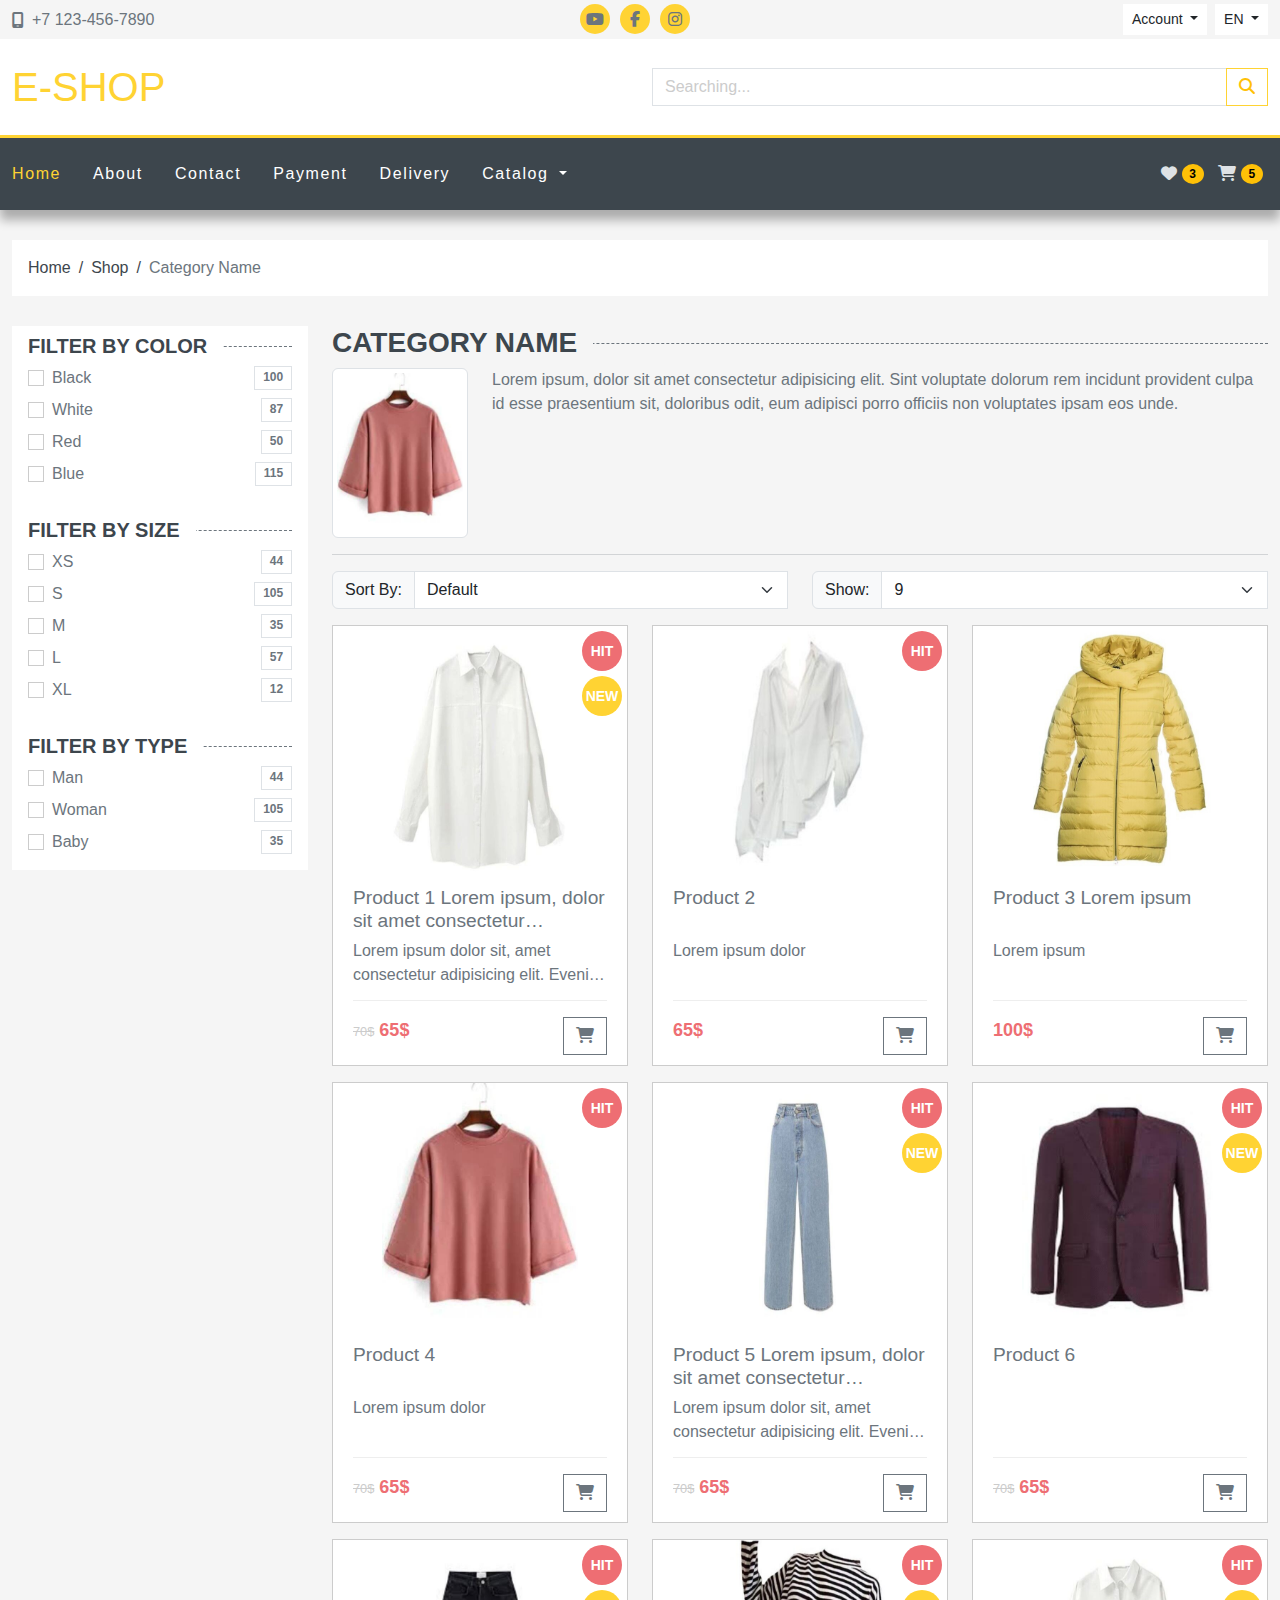
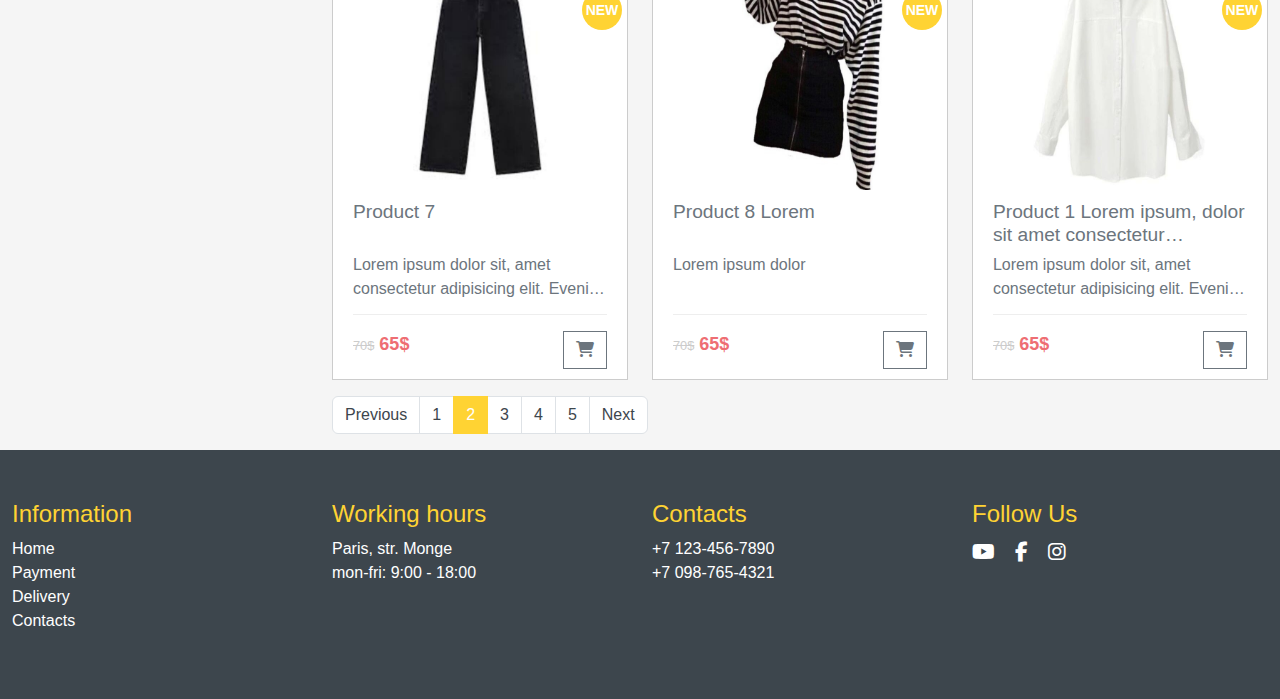
<file: boostrap верстка/category.html>
<!doctype html>
<html lang="en">
  <head>
    <meta charset="utf-8">
    <meta name="viewport" content="width=device-width, initial-scale=1">
    <title>E-shop :: Category</title>
    <link rel="preconnect" href="https://fonts.googleapis.com">
    <link rel="preconnect" href="https://fonts.gstatic.com" crossorigin>
    <link href="https://fonts.googleapis.com/css2?family=Roboto:wght@400;500;700&display=swap" rel="stylesheet">
    <link rel="stylesheet" href="	https://cdn.jsdelivr.net/npm/bootstrap@5.3.3/dist/css/bootstrap.min.css">
    <link rel="stylesheet" href="https://cdnjs.cloudflare.com/ajax/libs/font-awesome/6.6.0/css/all.min.css">
    <link rel="stylesheet" href="assets/owlcarousel/owl.carousel.min.css">
    <link rel="stylesheet" href="assets/owlcarousel/owl.theme.default.min.css">
    <link rel="stylesheet" href="assets/css/main.css">
    <link rel="shortcut icon" href="assets/img/favicon.ico" type="image/x-icon">
  </head>
  <body>
    <div class="wrapper">
      <header class="header">
        <div class="header-top py-1">
          <div class="container-fluid">
            <div class="row">
              <div class="col-6 col-sm-4">
                <div class="header-top-phone d-flex align-items-center h-100">
                  <i class="fa-solid fa-mobile-screen"></i>
                  <a href="tel:71234567890" class="ms-2">+7 123-456-7890</a>
                </div>
              </div>

              <div class="col-sm-4 d-none d-sm-block">
                <ul class="social-icons d-flex justify-content-center">
                  <li><a href="#"><i class="fa-brands fa-youtube"></i></a></li>
                  <li><a href="#"><i class="fa-brands fa-facebook-f"></i></a></li>
                  <li><a href="#"><i class="fa-brands fa-instagram"></i></a></li>
                </ul>
              </div>

              <div class="col-6 col-sm-4">
                <div class="header-top-account d-flex justify-content-end">
                <div class="btn-group me-2">
                  <div class="dropdown">
                    <button class="btn btn-sm dropdown-toggle" type="button" data-bs-toggle="dropdown" aria-expanded="false">
                      Account
                    </button>
                    <ul class="dropdown-menu">
                      <li>
                        <a class="dropdown-item" href="#">Sign In</a>
                      </li>
                      <li>
                        <a class="dropdown-item" href="#">Sign Up</a>
                      </li>
                    </ul>
                  </div>
                </div>

                <div class="btn-group">
                  <div class="dropdown">
                    <button class="btn btn-sm dropdown-toggle" type="button" data-bs-toggle="dropdown" aria-expanded="false">
                      EN
                    </button>
                    <ul class="dropdown-menu">
                      <li>
                        <a class="dropdown-item" href="#">RU</a>
                      </li>
                      <li>
                        <a class="dropdown-item" href="#">DE</a>
                      </li>
                    </ul>
                  </div>
                </div>
              </div>
              <!-- ./header-top-account -->
              </div>
            </div>
          </div>
        </div>
        <!-- header-top -->
        <div class="header-middle bg-white py-4">
          <div class="container-fluid">
            <div class="row align-items-center">
                <div class="col-sm-6">
                    <a href="index.html" class="header-logo h1">E-shop</a>
                </div>
                <div class="col-sm-6 mt-2 mt-md-0">
                    <form>
                        <div class="input-group">
                            <input type="text" class="form-control" name="search" placeholder="Searching..." aria-label="Searching..." aria-describedby="button-search">
                            <button class="btn btn-outline-warning" type="submit" id="button-search"><i class="fa-solid fa-magnifying-glass"></i></button>
                          </div>
                    </form>
                </div>
            </div>
          </div>
        </div><!-- header-middle -->
        
        <!-- header-bottom -->

      </header>

      <div class="header-bottom sticky-top" id="header-nav">
        <nav class="navbar navbar-expand-lg bg-dark" data-bs-theme="dark">
          <div class="container-fluid">
            <button class="navbar-toggler" type="button" data-bs-toggle="offcanvas" data-bs-target="#offcanvasNavbar" aria-controls="offcanvasNavbar" aria-expanded="false" aria-label="Toggle navigation">
              <span class="navbar-toggler-icon"></span>
            </button>
            <div class="offcanvas offcanvas-start" id="offcanvasNavbar" tabindex="-1" aria-labelledby="offcanvasNavbarLabel">
              <div class="offcanvas-header">
                <h5 class="offcanvas-title" id="offcanvasNavbarLabel">Catalog</h5>
                <button type="button" class="btn-close" data-bs-dismiss="offcanvas" aria-label="Close"></button>
              </div>
              <div class="offcanvas-body">
                <ul class="navbar-nav">
                  <li class="nav-item">
                    <a class="nav-link active" aria-current="page" href="index.html">Home</a>
                  </li>
                  <li class="nav-item">
                    <a class="nav-link" href="#">About</a>
                  </li>
                  <li class="nav-item">
                    <a class="nav-link" href="#">Contact</a>
                  </li>
                  <li class="nav-item">
                    <a class="nav-link" href="#">Payment</a>
                  </li>
                  <li class="nav-item">
                    <a class="nav-link" href="#">Delivery</a>
                  </li>
                  <li class="nav-item dropdown">
                    <a class="nav-link dropdown-toggle" href="#" role="button" data-bs-toggle="dropdown" aria-expanded="false" data-bs-auto-close="outside">
                      Catalog
                    </a>
                    <ul class="dropdown-menu dropdown-menu-end">
                      <li>
                        <a class="dropdown-item" href="category.html">Shoes</a>
                      </li>
                      <li>
                        <a class="dropdown-item" href="category.html">Jeans</a>
                      </li>
                      <li class="nav-item dropend">
                        <a class="dropdown-item dropdown-toggle" href="#" data-bs-toggle="dropdown" data-bs-auto-close="outside">Sportswear</a>
                      <ul class="dropdown-menu dropdown-menu-end">
                        <li>
                          <a class="dropdown-item" href="category.html">Men's Sportswear</a>
                        </li>
                        <li>
                          <a class="dropdown-item" href="category.html">Women's Sportswear</a>
                        </li>
                        <li>
                          <a class="dropdown-item" href="category.html">Baby`s Sportswear</a>
                        </li>
                      </ul>
                    </li>
                    <li>
                      <a class="dropdown-item" href="category.html">Coat</a>
                    </li>
                    <li>
                      <a class="dropdown-item" href="category.html">Shirts</a>
                    </li>
                    </ul>
                  </li>
                </ul>
            </div>
            </div>

            <div>
                <a href="#" class="btn p-1">
                  <i class="fa-solid fa-heart"></i>
                  <span class="badge text-bg-warning cart-badge bg-warning rounded-circle">3</span>
                </a>

                <button class="btn p-1" id="cart-open" type="button" data-bs-toggle="offcanvas2" data-bs-target="#offcanvasCart" aria-controls="offcanvasCart">
                  <i class="fa-solid fa-cart-shopping"></i>
                  <span class="badge text-bg-warning cart-badge bg-warning rounded-circle">5</span>
                </button>
          </div>
          </div>
        </nav>
      </div>
      <!-- header-bottom -->

      <div class="offcanvas offcanvas-end" tabindex="-1" id="offcanvasCart" aria-labelledby="offcanvasCartLabel">
        <div class="offcanvas-header">
          <h5 class="offcanvas-title" id="offcanvasCartLabel">Cart</h5>
          <button type="button" class="btn-close" data-bs-dismiss="offcanvas" aria-label="Close"></button>
        </div>
        <div class="offcanvas-body">
          <div class="table-responsive">
            <table class="table offcanvasCart-table">
              <tbody>
                <tr>
                  <td class="product-img-td"><a href="#"><img src="assets/img/products/1.jpg" alt=""></a></td>
                  <td><a href="#">Product 1 Lorem ipsum, dolor sit amet consectetur adipisicing.</a></td>
                  <td>$65</td>
                  <td>&times;1</td>
                  <td><button class="btn btn-danger"><i class="fa-regular fa-circle-xmark"></i></button></td>
                </tr>
                <tr>
                  <td class="product-img-td"><a href="#"><img src="assets/img/products/2.jpg" alt=""></a></td>
                  <td><a href="#">Product 2</a></td>
                  <td>$80</td>
                  <td>&times;2</td>
                  <td><button class="btn btn-danger"><i class="fa-regular fa-circle-xmark"></i></button></td>
                </tr>
                <tr>
                  <td class="product-img-td"><a href="#"><img src="assets/img/products/3.jpg" alt=""></a></td>
                  <td><a href="#">Product 3</a></td>
                  <td>$100</td>
                  <td>&times;1</td>
                  <td><button class="btn btn-danger"><i class="fa-regular fa-circle-xmark"></i></button></td>
                </tr>
              </tbody>
              <tfoot>
                <tr>
                  <td colspan="4" class="text-end">Total:</td>
                  <td>$325</td>
                </tr>
              </tfoot>
            </table>
          </div>

          <div class="text-end mt-3">
            <a href="#" class="btn btn-outline-warning">Cart</a>
            <a href="#" class="btn btn-outline-secondary">Checkout</a>
          </div>

          <div class="dropdown mt-3">
            <button class="btn btn-secondary dropdown-toggle" type="button" data-bs-toggle="dropdown">
              Dropdown button
            </button>
            <ul class="dropdown-menu">
              <li><a class="dropdown-item closecart" href="#footer" data-href="footer">Footer</a></li>
              <li><a class="dropdown-item closecart" href="#about" data-href="about">About</a></li>
              <li><a class="dropdown-item closecart" href="#map" data-href="map">Map</a></li>
            </ul>
          </div>
        </div>
      </div>

    <main class="main">

        <div class="container-fluid">
            <div class="row">
                <div class="col-12">
                    <nav class="breadcrumbs">
                        <ul>
                            <li><a href="index.html">Home</a></li>
                            <li><a href="#">Shop</a></li>
                            <li><span>Category Name</span></li>
                        </ul>
                    </nav>
                </div>
            </div>
        </div>

        <div class="container-fluid">
            <div class="row">
                <div class="col-lg-3 col-md-4">
                    <div class="sidebar">

                      <button class="btn btn-warning w-100 text-start collapse-filters-btn mb-3" type="button" data-bs-toggle="collapse" data-bs-target="#collapseFilters" aria-expanded="false" aria-controls="collapseExample">
                        <i class="fa-solid fa-filter"></i> Filters
                      </button>

                      <div class="collapse collapse-filters" id="collapseFilters">
                        <div class="filter-block">
                          <h5 class="section-title"><span>Filter by color</span></h5>
                          <form action="">
                              <div class="form-check d-flex justify-content-between">
                                  <div>
                                      <input class="form-check-input" type="checkbox" value="" id="black">
                                      <label class="form-check-label" for="black">
                                      Black
                                      </label>
                                  </div>
                                  <span class="badge border rounded-0">100</span>
                                </div>
                                <div class="form-check d-flex justify-content-between">
                                  <div>
                                      <input class="form-check-input" type="checkbox" value="" id="white">
                                      <label class="form-check-label" for="white">
                                      White
                                      </label>
                                  </div>
                                  <span class="badge border rounded-0">87</span>
                                </div>
                                <div class="form-check d-flex justify-content-between">
                                  <div>
                                      <input class="form-check-input" type="checkbox" value="" id="red">
                                      <label class="form-check-label" for="red">
                                      Red
                                      </label>
                                  </div>
                                  <span class="badge border rounded-0">50</span>
                                </div>
                                <div class="form-check d-flex justify-content-between">
                                  <div>
                                      <input class="form-check-input" type="checkbox" value="" id="blue">
                                      <label class="form-check-label" for="blue">
                                      Blue
                                      </label>
                                  </div>
                                  <span class="badge border rounded-0">115</span>
                                </div>
                          </form>
                      </div>

                      <div class="filter-block">
                        <h5 class="section-title"><span>Filter by size</span></h5>
                        <form action="">
                            <div class="form-check d-flex justify-content-between">
                                <div>
                                    <input class="form-check-input" type="checkbox" value="" id="xs">
                                    <label class="form-check-label" for="xs">
                                    XS
                                    </label>
                                </div>
                                <span class="badge border rounded-0">44</span>
                              </div>
                              <div class="form-check d-flex justify-content-between">
                                <div>
                                    <input class="form-check-input" type="checkbox" value="" id="s">
                                    <label class="form-check-label" for="s">
                                    S
                                    </label>
                                </div>
                                <span class="badge border rounded-0">105</span>
                              </div>
                              <div class="form-check d-flex justify-content-between">
                                <div>
                                    <input class="form-check-input" type="checkbox" value="" id="m">
                                    <label class="form-check-label" for="m">
                                    M
                                    </label>
                                </div>
                                <span class="badge border rounded-0">35</span>
                              </div>
                              <div class="form-check d-flex justify-content-between">
                                <div>
                                    <input class="form-check-input" type="checkbox" value="" id="l">
                                    <label class="form-check-label" for="l">
                                    L
                                    </label>
                                </div>
                                <span class="badge border rounded-0">57</span>
                              </div>
                              <div class="form-check d-flex justify-content-between">
                                <div>
                                    <input class="form-check-input" type="checkbox" value="" id="xl">
                                    <label class="form-check-label" for="xl">
                                    XL
                                    </label>
                                </div>
                                <span class="badge border rounded-0">12</span>
                              </div>
                        </form>
                    </div>

                    <div class="filter-block">
                      <h5 class="section-title"><span>Filter by type</span></h5>
                      <form action="">
                          <div class="form-check d-flex justify-content-between">
                              <div>
                                  <input class="form-check-input" type="checkbox" value="" id="man">
                                  <label class="form-check-label" for="man">
                                  Man
                                  </label>
                              </div>
                              <span class="badge border rounded-0">44</span>
                            </div>
                            <div class="form-check d-flex justify-content-between">
                              <div>
                                  <input class="form-check-input" type="checkbox" value="" id="woman">
                                  <label class="form-check-label" for="woman">
                                  Woman
                                  </label>
                              </div>
                              <span class="badge border rounded-0">105</span>
                            </div>
                            <div class="form-check d-flex justify-content-between">
                              <div>
                                  <input class="form-check-input" type="checkbox" value="" id="baby">
                                  <label class="form-check-label" for="baby">
                                  Baby
                                  </label>
                              </div>
                              <span class="badge border rounded-0">35</span>
                            </div>
                      </form>
                  </div>
                      </div>
                    </div>
                </div>

                <div class="col-lg-9 col-md-8">
                    <div class="row mb-3">
                      <div class="col-12">
                        <h3 class="section-title"><span>Category Name</span></h3>
                      </div>
                      <div class="col-4 col-sm-2">
                        <img src="assets/img/products/4.jpg" alt="" class="img-thumbnail">
                      </div>
                      <div class="col-8 col-sm-10">
                        <p>Lorem ipsum, dolor sit amet consectetur adipisicing elit. Sint voluptate dolorum rem incidunt provident culpa id esse praesentium sit, doloribus odit, eum adipisci porro officiis non voluptates ipsam eos unde.</p>
                      </div>
                    </div>

                    <hr>

                    <div class="row">
                      <div class="col-sm-6">
                      <div class="input-group mb-3">
                        <span class="input-group-text">Sort By:</span>
                          <select class="form-select" aria-label="Sort by:">
                            <option selected>Default</option>
                            <option value="1">Name (a-z)</option>
                            <option value="2">Name (z-a)</option>
                            <option value="3">Price (low &gt; high)</option>
                            <option value="4">Price (high &gt; low)</option>
                          </select>
                        </div>
                      </div>
                      <div class="col-sm-6">
                        <div class="input-group mb-3">
                          <span class="input-group-text">Show:</span>
                            <select class="form-select" aria-label="Show:">
                              <option selected>9</option>
                              <option value="15">15</option>
                              <option value="30">30</option>
                              <option value="45">45</option>
                            </select>
                        </div>
                      </div>
                    </div>

                    <div class="row">
                      
                      <div class="col-lg-4 col-sm-6 mb-3">
                        <div class="product-card">
                          <div class="product-card-offer">
                            <div class="offer-hit">Hit</div>
                            <div class="offer-new">New</div>
                          </div>
                          <div class="product-thumb">
                            <a href="product.html"><img src="assets/img/products/1.jpg" alt=""></a>
                          </div>
                          <div class="product-details">
                            <h4>
                              <a href="product.html">Product 1 Lorem ipsum, dolor sit amet consectetur adipisicing.</a>
                            </h4>
                            <p class="product-excerpt">Lorem ipsum dolor sit, amet consectetur adipisicing elit. Eveniet, velit.</p>
                            <div class="product-bottom-details d-flex justify-content-between">
                              <div class="product-price">
                                <small>70$</small>
                                65$
                              </div>
                              <div class="product-links">
                                <a href="#" class="btn btn-outline-secondary add-to-cart"><i class="fas fa-shopping-cart"></i></a>
                              </div>
                            </div>
                          </div>
                        </div>
                      </div>
          
                      <div class="col-lg-4 col-sm-6 mb-3">
                        <div class="product-card">
                          <div class="product-card-offer">
                            <div class="offer-hit">Hit</div>
                          </div>
                          <div class="product-thumb">
                            <a href="product.html"><img src="assets/img/products/2.jpg" alt=""></a>
                          </div>
                          <div class="product-details">
                            <h4>
                              <a href="product.html">Product 2</a>
                            </h4>
                            <p class="product-excerpt">Lorem ipsum dolor</p>
                            <div class="product-bottom-details d-flex justify-content-between">
                              <div class="product-price">
                                65$
                              </div>
                              <div class="product-links">
                                <a href="#" class="btn btn-outline-secondary add-to-cart"><i class="fas fa-shopping-cart"></i></a>
                              </div>
                            </div>
                          </div>
                        </div>
                      </div>
          
                      <div class="col-lg-4 col-sm-6 mb-3">
                        <div class="product-card">
                          <div class="product-card-offer">
                            <!-- <div class="offer-hit">Hit</div>
                            <div class="offer-new">New</div> -->
                          </div>
                          <div class="product-thumb">
                            <a href="product.html"><img src="assets/img/products/3.jpg" alt=""></a>
                          </div>
                          <div class="product-details">
                            <h4>
                              <a href="product.html">Product 3 Lorem ipsum</a>
                            </h4>
                            <p class="product-excerpt">Lorem ipsum</p>
                            <div class="product-bottom-details d-flex justify-content-between">
                              <div class="product-price">
                                100$
                              </div>
                              <div class="product-links">
                                <a href="#" class="btn btn-outline-secondary add-to-cart"><i class="fas fa-shopping-cart"></i></a>
                              </div>
                            </div>
                          </div>
                        </div>
                      </div>
          
                      <div class="col-lg-4 col-sm-6 mb-3">
                        <div class="product-card">
                          <div class="product-card-offer">
                            <div class="offer-hit">Hit</div>
                          </div>
                          <div class="product-thumb">
                            <a href="product.html"><img src="assets/img/products/4.jpg" alt=""></a>
                          </div>
                          <div class="product-details">
                            <h4>
                              <a href="product.html">Product 4</a>
                            </h4>
                            <p class="product-excerpt">Lorem ipsum dolor</p>
                            <div class="product-bottom-details d-flex justify-content-between">
                              <div class="product-price">
                                <small>70$</small>
                                65$
                              </div>
                              <div class="product-links">
                                <a href="#" class="btn btn-outline-secondary add-to-cart"><i class="fas fa-shopping-cart"></i></a>
                              </div>
                            </div>
                          </div>
                        </div>
                      </div>
          
                      <div class="col-lg-4 col-sm-6 mb-3">
                        <div class="product-card">
                          <div class="product-card-offer">
                            <div class="offer-hit">Hit</div>
                            <div class="offer-new">New</div>
                          </div>
                          <div class="product-thumb">
                            <a href="product.html"><img src="assets/img/products/5.jpg" alt=""></a>
                          </div>
                          <div class="product-details">
                            <h4>
                              <a href="product.html">Product 5 Lorem ipsum, dolor sit amet consectetur adipisicing.</a>
                            </h4>
                            <p class="product-excerpt">Lorem ipsum dolor sit, amet consectetur adipisicing elit. Eveniet, velit.</p>
                            <div class="product-bottom-details d-flex justify-content-between">
                              <div class="product-price">
                                <small>70$</small>
                                65$
                              </div>
                              <div class="product-links">
                                <a href="#" class="btn btn-outline-secondary add-to-cart"><i class="fas fa-shopping-cart"></i></a>
                              </div>
                            </div>
                          </div>
                        </div>
                      </div>
          
                      <div class="col-lg-4 col-sm-6 mb-3">
                        <div class="product-card">
                          <div class="product-card-offer">
                            <div class="offer-hit">Hit</div>
                            <div class="offer-new">New</div>
                          </div>
                          <div class="product-thumb">
                            <a href="product.html"><img src="assets/img/products/6.jpg" alt=""></a>
                          </div>
                          <div class="product-details">
                            <h4>
                              <a href="product.html">Product 6</a>
                            </h4>
                            <p class="product-excerpt"></p>
                            <div class="product-bottom-details d-flex justify-content-between">
                              <div class="product-price">
                                <small>70$</small>
                                65$
                              </div>
                              <div class="product-links">
                                <a href="#" class="btn btn-outline-secondary add-to-cart"><i class="fas fa-shopping-cart"></i></a>
                              </div>
                            </div>
                          </div>
                        </div>
                      </div>
          
                      <div class="col-lg-4 col-sm-6 mb-3">
                        <div class="product-card">
                          <div class="product-card-offer">
                            <div class="offer-hit">Hit</div>
                            <div class="offer-new">New</div>
                          </div>
                          <div class="product-thumb">
                            <a href="product.html"><img src="assets/img/products/7.jpg" alt=""></a>
                          </div>
                          <div class="product-details">
                            <h4>
                              <a href="product.html">Product 7</a>
                            </h4>
                            <p class="product-excerpt">Lorem ipsum dolor sit, amet consectetur adipisicing elit. Eveniet, velit.</p>
                            <div class="product-bottom-details d-flex justify-content-between">
                              <div class="product-price">
                                <small>70$</small>
                                65$
                              </div>
                              <div class="product-links">
                                <a href="#" class="btn btn-outline-secondary add-to-cart"><i class="fas fa-shopping-cart"></i></a>
                              </div>
                            </div>
                          </div>
                        </div>
                      </div>
          
                      <div class="col-lg-4 col-sm-6 mb-3">
                        <div class="product-card">
                          <div class="product-card-offer">
                            <div class="offer-hit">Hit</div>
                            <div class="offer-new">New</div>
                          </div>
                          <div class="product-thumb">
                            <a href="product.html"><img src="assets/img/products/8.jpg" alt=""></a>
                          </div>
                          <div class="product-details">
                            <h4>
                              <a href="product.html">Product 8 Lorem</a>
                            </h4>
                            <p class="product-excerpt">Lorem ipsum dolor</p>
                            <div class="product-bottom-details d-flex justify-content-between">
                              <div class="product-price">
                                <small>70$</small>
                                65$
                              </div>
                              <div class="product-links">
                                <a href="#" class="btn btn-outline-secondary add-to-cart"><i class="fas fa-shopping-cart"></i></a>
                              </div>
                            </div>
                          </div>
                        </div>
                      </div>

                      <div class="col-lg-4 col-sm-6 mb-3">
                        <div class="product-card">
                          <div class="product-card-offer">
                            <div class="offer-hit">Hit</div>
                            <div class="offer-new">New</div>
                          </div>
                          <div class="product-thumb">
                            <a href="product.html"><img src="assets/img/products/1.jpg" alt=""></a>
                          </div>
                          <div class="product-details">
                            <h4>
                              <a href="product.html">Product 1 Lorem ipsum, dolor sit amet consectetur adipisicing.</a>
                            </h4>
                            <p class="product-excerpt">Lorem ipsum dolor sit, amet consectetur adipisicing elit. Eveniet, velit.</p>
                            <div class="product-bottom-details d-flex justify-content-between">
                              <div class="product-price">
                                <small>70$</small>
                                65$
                              </div>
                              <div class="product-links">
                                <a href="#" class="btn btn-outline-secondary add-to-cart"><i class="fas fa-shopping-cart"></i></a>
                              </div>
                            </div>
                          </div>
                        </div>
                      </div>
                      
                    </div>
                    
                    <div class="row">
                      <div class="col-12">
                        <nav aria-label="Page navigation example">
                          <ul class="pagination">
                            <li class="page-item"><a class="page-link" href="#">Previous</a></li>
                            <li class="page-item"><a class="page-link" href="#">1</a></li>
                            <li class="page-item active" aria-current="page"><a class="page-link" href="#">2</a></li>
                            <li class="page-item"><a class="page-link" href="#">3</a></li>
                            <li class="page-item"><a class="page-link" href="#">4</a></li>
                            <li class="page-item"><a class="page-link" href="#">5</a></li>
                            <li class="page-item"><a class="page-link" href="#">Next</a></li>
                          </ul>
                        </nav>
                      </div>
                    </div>

                </div>
            </div>
        </div>

    </main>

    <footer class="footer" id="footer">
      <div class="container-fluid">
        <div class="row">
          <div class="col-md-3 col-6">
            <h4>Information</h4>
            <ul class="list-unstyled">
              <li><a href="index.html">Home</a></li>
              <li><a href="#">Payment</a></li>
              <li><a href="#">Delivery</a></li>
              <li><a href="#">Contacts</a></li>
            </ul>
          </div>

          <div class="col-md-3 col-6">
            <h4>Working hours</h4>
            <ul class="list-unstyled">
              <li>Paris, str. Monge</a></li>
              <li>mon-fri: 9:00 - 18:00</li>
            </ul>
          </div>

          <div class="col-md-3 col-6">
            <h4>Contacts</h4>
            <ul class="list-unstyled">
              <li><a href="tel:71234567890">+7 123-456-7890</a></li>
              <li><a href="tel:70987654321">+7 098-765-4321</a></li>
            </ul>
          </div>

          <div class="col-md-3 col-6">
            <h4>Follow Us</h4>
            <ul class="footer-icons">
              <li><a href="#"><i class="fa-brands fa-youtube"></i></a></li>
              <li><a href="#"><i class="fa-brands fa-facebook-f"></i></a></li>
              <li><a href="#"><i class="fa-brands fa-instagram"></i></a></li>
            </ul>
          </div>
        </div>
      </div>
    </footer>
    </div>

    <button id="top">
      <i class="fa-solid fa-angles-up"></i>
    </button>

    <script src="https://cdnjs.cloudflare.com/ajax/libs/jquery/3.7.1/jquery.min.js"></script>
    <script src="	https://cdn.jsdelivr.net/npm/bootstrap@5.3.3/dist/js/bootstrap.bundle.min.js"></script>
    <script src="assets/owlcarousel/owl.carousel.min.js"></script>
    <script src="assets/js/main.js"></script>
  </body>
</html>
</file>
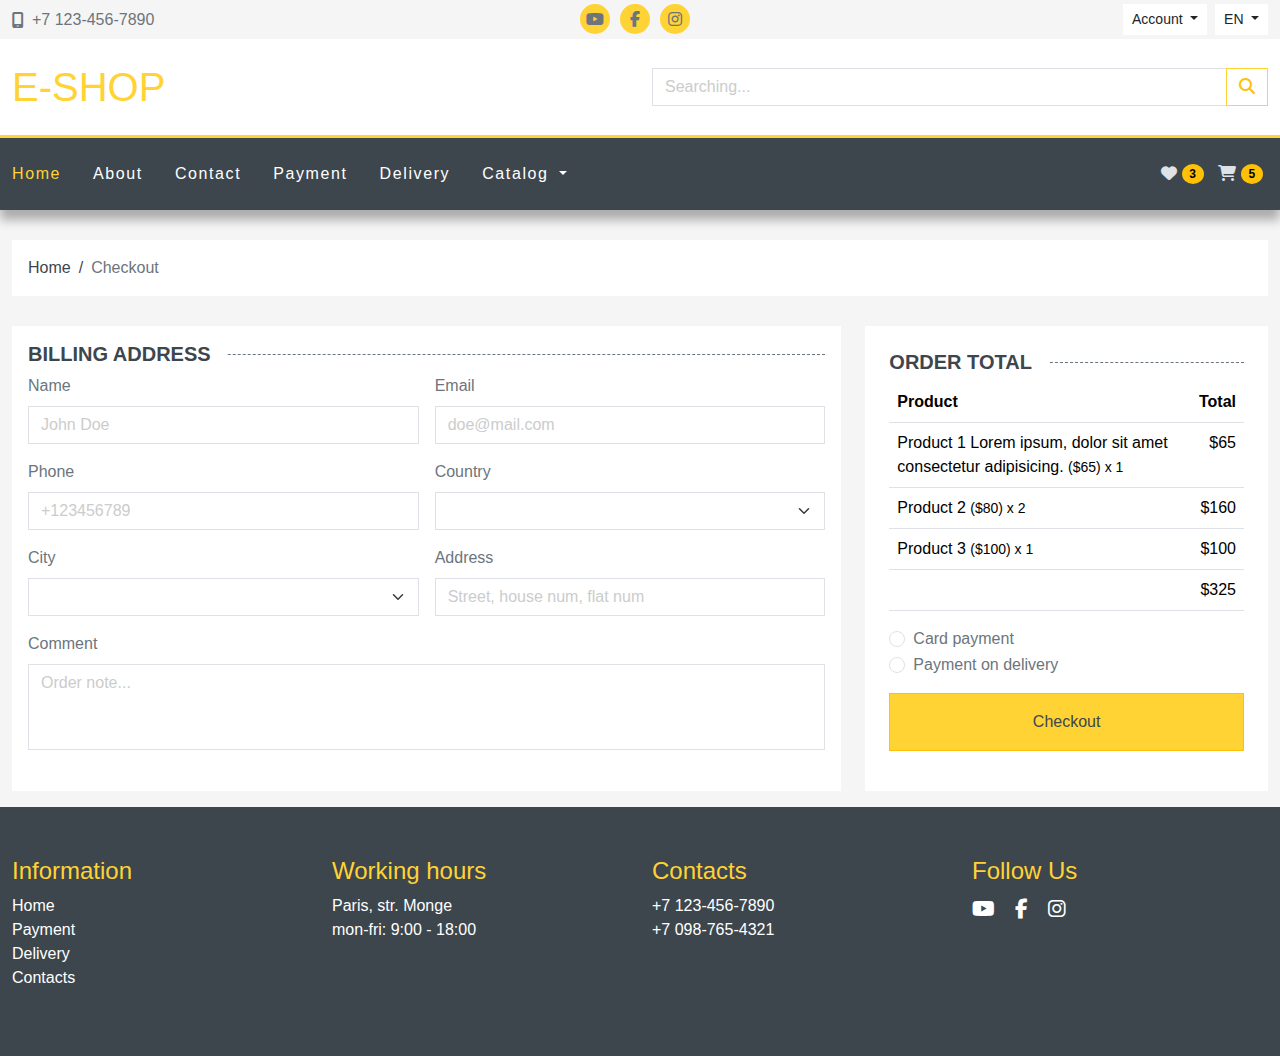
<file: boostrap верстка/checkout.html>
<!doctype html>
<html lang="en">
  <head>
    <meta charset="utf-8">
    <meta name="viewport" content="width=device-width, initial-scale=1">
    <title>E-shop :: Checkout</title>
    <link rel="preconnect" href="https://fonts.googleapis.com">
    <link rel="preconnect" href="https://fonts.gstatic.com" crossorigin>
    <link href="https://fonts.googleapis.com/css2?family=Roboto:wght@400;500;700&display=swap" rel="stylesheet">
    <link rel="stylesheet" href="	https://cdn.jsdelivr.net/npm/bootstrap@5.3.3/dist/css/bootstrap.min.css">
    <link rel="stylesheet" href="https://cdnjs.cloudflare.com/ajax/libs/font-awesome/6.6.0/css/all.min.css">
    <link rel="stylesheet" href="assets/owlcarousel/owl.carousel.min.css">
    <link rel="stylesheet" href="assets/owlcarousel/owl.theme.default.min.css">
    <link rel="stylesheet" href="assets/css/main.css">
    <link rel="shortcut icon" href="assets/img/favicon.ico" type="image/x-icon">
  </head>
  <body>
    <div class="wrapper">
      <header class="header">
        <div class="header-top py-1">
          <div class="container-fluid">
            <div class="row">
              <div class="col-6 col-sm-4">
                <div class="header-top-phone d-flex align-items-center h-100">
                  <i class="fa-solid fa-mobile-screen"></i>
                  <a href="tel:71234567890" class="ms-2">+7 123-456-7890</a>
                </div>
              </div>

              <div class="col-sm-4 d-none d-sm-block">
                <ul class="social-icons d-flex justify-content-center">
                  <li><a href="#"><i class="fa-brands fa-youtube"></i></a></li>
                  <li><a href="#"><i class="fa-brands fa-facebook-f"></i></a></li>
                  <li><a href="#"><i class="fa-brands fa-instagram"></i></a></li>
                </ul>
              </div>

              <div class="col-6 col-sm-4">
                <div class="header-top-account d-flex justify-content-end">
                <div class="btn-group me-2">
                  <div class="dropdown">
                    <button class="btn btn-sm dropdown-toggle" type="button" data-bs-toggle="dropdown" aria-expanded="false">
                      Account
                    </button>
                    <ul class="dropdown-menu">
                      <li>
                        <a class="dropdown-item" href="#">Sign In</a>
                      </li>
                      <li>
                        <a class="dropdown-item" href="#">Sign Up</a>
                      </li>
                    </ul>
                  </div>
                </div>

                <div class="btn-group">
                  <div class="dropdown">
                    <button class="btn btn-sm dropdown-toggle" type="button" data-bs-toggle="dropdown" aria-expanded="false">
                      EN
                    </button>
                    <ul class="dropdown-menu">
                      <li>
                        <a class="dropdown-item" href="#">RU</a>
                      </li>
                      <li>
                        <a class="dropdown-item" href="#">DE</a>
                      </li>
                    </ul>
                  </div>
                </div>
              </div>
              <!-- ./header-top-account -->
              </div>
            </div>
          </div>
        </div>
        <!-- header-top -->
        <div class="header-middle bg-white py-4">
          <div class="container-fluid">
            <div class="row align-items-center">
                <div class="col-sm-6">
                    <a href="index.html" class="header-logo h1">E-shop</a>
                </div>
                <div class="col-sm-6 mt-2 mt-md-0">
                    <form>
                        <div class="input-group">
                            <input type="text" class="form-control" name="search" placeholder="Searching..." aria-label="Searching..." aria-describedby="button-search">
                            <button class="btn btn-outline-warning" type="submit" id="button-search"><i class="fa-solid fa-magnifying-glass"></i></button>
                          </div>
                    </form>
                </div>
            </div>
          </div>
        </div><!-- header-middle -->
        
        <!-- header-bottom -->

      </header>

      <div class="header-bottom sticky-top" id="header-nav">
        <nav class="navbar navbar-expand-lg bg-dark" data-bs-theme="dark">
          <div class="container-fluid">
            <button class="navbar-toggler" type="button" data-bs-toggle="offcanvas" data-bs-target="#offcanvasNavbar" aria-controls="offcanvasNavbar" aria-expanded="false" aria-label="Toggle navigation">
              <span class="navbar-toggler-icon"></span>
            </button>
            <div class="offcanvas offcanvas-start" id="offcanvasNavbar" tabindex="-1" aria-labelledby="offcanvasNavbarLabel">
              <div class="offcanvas-header">
                <h5 class="offcanvas-title" id="offcanvasNavbarLabel">Catalog</h5>
                <button type="button" class="btn-close" data-bs-dismiss="offcanvas" aria-label="Close"></button>
              </div>
              <div class="offcanvas-body">
                <ul class="navbar-nav">
                  <li class="nav-item">
                    <a class="nav-link active" aria-current="page" href="index.html">Home</a>
                  </li>
                  <li class="nav-item">
                    <a class="nav-link" href="#">About</a>
                  </li>
                  <li class="nav-item">
                    <a class="nav-link" href="#">Contact</a>
                  </li>
                  <li class="nav-item">
                    <a class="nav-link" href="#">Payment</a>
                  </li>
                  <li class="nav-item">
                    <a class="nav-link" href="#">Delivery</a>
                  </li>
                  <li class="nav-item dropdown">
                    <a class="nav-link dropdown-toggle" href="#" role="button" data-bs-toggle="dropdown" aria-expanded="false" data-bs-auto-close="outside">
                      Catalog
                    </a>
                    <ul class="dropdown-menu dropdown-menu-end">
                      <li>
                        <a class="dropdown-item" href="category.html">Shoes</a>
                      </li>
                      <li>
                        <a class="dropdown-item" href="category.html">Jeans</a>
                      </li>
                      <li class="nav-item dropend">
                        <a class="dropdown-item dropdown-toggle" href="#" data-bs-toggle="dropdown" data-bs-auto-close="outside">Sportswear</a>
                      <ul class="dropdown-menu dropdown-menu-end">
                        <li>
                          <a class="dropdown-item" href="category.html">Men's Sportswear</a>
                        </li>
                        <li>
                          <a class="dropdown-item" href="category.html">Women's Sportswear</a>
                        </li>
                        <li>
                          <a class="dropdown-item" href="category.html">Baby`s Sportswear</a>
                        </li>
                      </ul>
                    </li>
                    <li>
                      <a class="dropdown-item" href="category.html">Coat</a>
                    </li>
                    <li>
                      <a class="dropdown-item" href="category.html">Shirts</a>
                    </li>
                    </ul>
                  </li>
                </ul>
            </div>
            </div>

            <div>
                <a href="#" class="btn p-1">
                  <i class="fa-solid fa-heart"></i>
                  <span class="badge text-bg-warning cart-badge bg-warning rounded-circle">3</span>
                </a>

                <button class="btn p-1" id="cart-open" type="button" data-bs-toggle="offcanvas2" data-bs-target="#offcanvasCart" aria-controls="offcanvasCart">
                  <i class="fa-solid fa-cart-shopping"></i>
                  <span class="badge text-bg-warning cart-badge bg-warning rounded-circle">5</span>
                </button>
          </div>
          </div>
        </nav>
      </div>
      <!-- header-bottom -->

      <div class="offcanvas offcanvas-end" tabindex="-1" id="offcanvasCart" aria-labelledby="offcanvasCartLabel">
        <div class="offcanvas-header">
          <h5 class="offcanvas-title" id="offcanvasCartLabel">Cart</h5>
          <button type="button" class="btn-close" data-bs-dismiss="offcanvas" aria-label="Close"></button>
        </div>
        <div class="offcanvas-body">
          <div class="table-responsive">
            <table class="table offcanvasCart-table">
              <tbody>
                <tr>
                  <td class="product-img-td"><a href="#"><img src="assets/img/products/1.jpg" alt=""></a></td>
                  <td><a href="#">Product 1 Lorem ipsum, dolor sit amet consectetur adipisicing.</a></td>
                  <td>$65</td>
                  <td>&times;1</td>
                  <td><button class="btn btn-danger"><i class="fa-regular fa-circle-xmark"></i></button></td>
                </tr>
                <tr>
                  <td class="product-img-td"><a href="#"><img src="assets/img/products/2.jpg" alt=""></a></td>
                  <td><a href="#">Product 2</a></td>
                  <td>$80</td>
                  <td>&times;2</td>
                  <td><button class="btn btn-danger"><i class="fa-regular fa-circle-xmark"></i></button></td>
                </tr>
                <tr>
                  <td class="product-img-td"><a href="#"><img src="assets/img/products/3.jpg" alt=""></a></td>
                  <td><a href="#">Product 3</a></td>
                  <td>$100</td>
                  <td>&times;1</td>
                  <td><button class="btn btn-danger"><i class="fa-regular fa-circle-xmark"></i></button></td>
                </tr>
              </tbody>
              <tfoot>
                <tr>
                  <td colspan="4" class="text-end">Total:</td>
                  <td>$325</td>
                </tr>
              </tfoot>
            </table>
          </div>

          <div class="text-end mt-3">
            <a href="#" class="btn btn-outline-warning">Cart</a>
            <a href="#" class="btn btn-outline-secondary">Checkout</a>
          </div>
        </div>
      </div>

    <main class="main">

        <div class="container-fluid">
            <div class="row">
                <div class="col-12">
                    <nav class="breadcrumbs">
                        <ul>
                            <li><a href="index.html">Home</a></li>
                            <li><span>Checkout</span></li>
                        </ul>
                    </nav>
                </div>
            </div>
        </div>

        <div class="container-fluid">

          <form action="" class="needs-validation" id="checkoutForm" novalidate>
            
            <div class="ajax-loader" id="ajaxLoader"><img src="assets/img/ripple.svg" alt=""></div>

            <div class="row">
              <div class="col-lg-8 mb-3">
                <div class="checkout-content p-3 h-100 bg-white">

                  <h1 class="section-title h5"><span>Billing address</span></h1>

                  <div class="row g-3">

                    <div class="col-md-6">
                      <label for="name" class="form-label">Name</label>
                      <input type="text" name="name" id="name" class="form-control" placeholder="John Doe" aria-label="Name" required>
                    </div>

                    <div class="col-md-6">
                      <label for="email" class="form-label">Email</label>
                      <input type="email" name="email" id="email" class="form-control" placeholder="doe@mail.com" aria-label="Email" required>
                    </div>

                    <div class="col-md-6">
                      <label for="phone" class="form-label">Phone</label>
                      <input type="tel" name="phone" id="phone" class="form-control" placeholder="+123456789" aria-label="Phone" required>
                    </div>
                    
                    <div class="col-md-6">
                      <label for="country" class="form-label">Country</label>
                      <select id="country" name="country" class="form-select" aria-label="Country" required>
                      </select>
                    </div>

                    <div class="col-md-6">
                      <label for="city" class="form-label">City</label>
                      <select id="city" name="city" class="form-select" aria-label="City" required>
                      </select>
                    </div>

                    <div class="col-md-6">
                      <label for="address" class="form-label">Address</label>
                      <input type="text" name="address" id="address" class="form-control" placeholder="Street, house num, flat num" aria-label="Address" required>
                    </div>

                    <div class="col">
                      <label for="comment" class="form-label">Comment</label>
                      <textarea name="comment" id="comment" class="form-control" rows="3" placeholder="Order note..."></textarea>
                    </div>
                    
                  </div>

                  

                </div>
              </div>
              <div class="col-lg-4 mb-3">
                <div class="cart-summary p-4 sidebar h-100">
                  <h5 class="section-title"><span>Order total</span></h5>

                  <div class="table-responsive">
                    <table class="table">
                      <thead>
                        <tr>
                          <th>Product</th>
                          <th class="text-end">Total</th>
                        </tr>
                      </thead>
                      <tbody>
                        <tr>
                          <td>Product 1 Lorem ipsum, dolor sit amet consectetur adipisicing. 
                            <small>($65) x 1</small>
                          </td>
                          <td class="text-end">$65</td>
                        </tr>
                        <tr>
                          <td>Product 2
                            <small>($80) x 2</small>
                          </td>
                          <td class="text-end">$160</td>
                        </tr>
                        <tr>
                          <td>Product 3
                            <small>($100) x 1</small>
                          </td>
                          <td class="text-end">$100</td>
                        </tr>
                      </tbody>
                      <tfoot>
                        <tr>
                          <td colspan="2" class="text-end">$325</td>
                        </tr>
                      </tfoot>
                    </table>
                  </div>

                  <div class="form-check">
                    <input name="payment-method" class="form-check-input" type="radio" name="payment-method1" id="payment-method1" value="payment-method1" required>
                    <label class="form-check-label" for="payment-method1">
                      Card payment
                    </label>
                  </div>

                  <div class="form-check">
                    <input name="payment-method" class="form-check-input" type="radio" name="payment-method2" id="payment-method2" value="payment-method2" required>
                    <label class="form-check-label" for="payment-method2">
                      Payment on delivery
                    </label>
                  </div>

                  <div class="d-grid mt-3">
                    <button type="submit" class="btn btn-warning">Checkout</button>
                  </div>
                </div>
              </div>

            </div>

          </form>

        </div>
    </main>
    <footer class="footer" id="footer">
      <div class="container-fluid">
        <div class="row">
          <div class="col-md-3 col-6">
            <h4>Information</h4>
            <ul class="list-unstyled">
              <li><a href="index.html">Home</a></li>
              <li><a href="#">Payment</a></li>
              <li><a href="#">Delivery</a></li>
              <li><a href="#">Contacts</a></li>
            </ul>
          </div>

          <div class="col-md-3 col-6">
            <h4>Working hours</h4>
            <ul class="list-unstyled">
              <li>Paris, str. Monge</a></li>
              <li>mon-fri: 9:00 - 18:00</li>
            </ul>
          </div>

          <div class="col-md-3 col-6">
            <h4>Contacts</h4>
            <ul class="list-unstyled">
              <li><a href="tel:71234567890">+7 123-456-7890</a></li>
              <li><a href="tel:70987654321">+7 098-765-4321</a></li>
            </ul>
          </div>

          <div class="col-md-3 col-6">
            <h4>Follow Us</h4>
            <ul class="footer-icons">
              <li><a href="#"><i class="fa-brands fa-youtube"></i></a></li>
              <li><a href="#"><i class="fa-brands fa-facebook-f"></i></a></li>
              <li><a href="#"><i class="fa-brands fa-instagram"></i></a></li>
            </ul>
          </div>
        </div>
      </div>
    </footer>
    </div>

    <button id="top">
      <i class="fa-solid fa-angles-up"></i>
    </button>

    <script src="https://cdnjs.cloudflare.com/ajax/libs/jquery/3.7.1/jquery.min.js"></script>
    <script src="	https://cdn.jsdelivr.net/npm/bootstrap@5.3.3/dist/js/bootstrap.bundle.min.js"></script>
    <script src="assets/owlcarousel/owl.carousel.min.js"></script>
    <script src="assets/js/main.js"></script>

    <script type="module">
    //   fetch("/assets/js/countries.json")
    // .then((res) => res.json())
    // .then((json) => {
    //     let html = "";
    //     json["countries"].forEach((el) => {
    //         html += `<option value="${el.code}">${el.name}</option>`;
    //     });
    //     document.getElementById("country").innerHTML = html;
    // });

    const countryField = document.getElementById("country");
    const cityField = document.getElementById("city");
    let res = await fetch("assets/js/countries.json");
    const data = await res.json();

    function getCountries() {
      let html = "";
      for(country in data) {
        html += `<option value="${country}">${country}</option>`;
      }
      countryField.innerHTML = html;
    }

    function getCities(country = "") {
      let html = "";
      if(!country) {
        country = Object.keys(data)[0];
      }
      for(city of data[country]) {
        html += `<option value="${city}">${city}</option>`;
      }
      cityField.innerHTML = html;
    }

    function getLoader() {
      document.getElementById("ajaxLoader").classList.toggle("fade");
    }

    getCountries();
    getCities();

    countryField.addEventListener("change", function () {
      getLoader();
      setTimeout(() => {
        getCities(this.value);
        getLoader();
      }, 1000);
    });
    
    </script>

  </body>
</html>
</file>
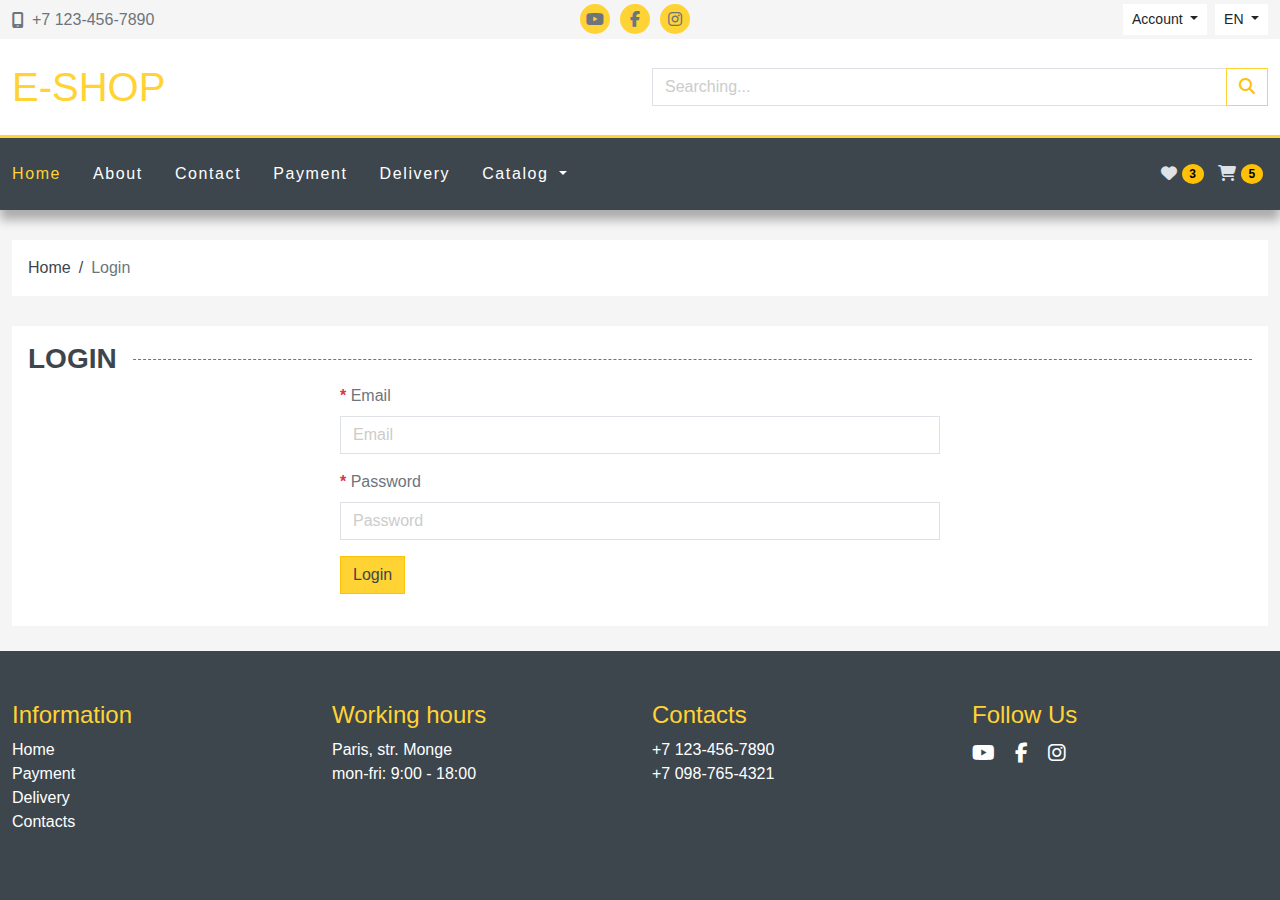
<file: boostrap верстка/login.html>
<!doctype html>
<html lang="en">
  <head>
    <meta charset="utf-8">
    <meta name="viewport" content="width=device-width, initial-scale=1">
    <title>E-shop :: Login</title>
    <link rel="preconnect" href="https://fonts.googleapis.com">
    <link rel="preconnect" href="https://fonts.gstatic.com" crossorigin>
    <link href="https://fonts.googleapis.com/css2?family=Roboto:wght@400;500;700&display=swap" rel="stylesheet">
    <link rel="stylesheet" href="	https://cdn.jsdelivr.net/npm/bootstrap@5.3.3/dist/css/bootstrap.min.css">
    <link rel="stylesheet" href="https://cdnjs.cloudflare.com/ajax/libs/font-awesome/6.6.0/css/all.min.css">
    <link rel="stylesheet" href="assets/owlcarousel/owl.carousel.min.css">
    <link rel="stylesheet" href="assets/owlcarousel/owl.theme.default.min.css">
    <link rel="stylesheet" href="assets/css/main.css">
    <link rel="shortcut icon" href="assets/img/favicon.ico" type="image/x-icon">
  </head>
  <body>
    <div class="wrapper">
      <header class="header">
        <div class="header-top py-1">
          <div class="container-fluid">
            <div class="row">
              <div class="col-6 col-sm-4">
                <div class="header-top-phone d-flex align-items-center h-100">
                  <i class="fa-solid fa-mobile-screen"></i>
                  <a href="tel:71234567890" class="ms-2">+7 123-456-7890</a>
                </div>
              </div>

              <div class="col-sm-4 d-none d-sm-block">
                <ul class="social-icons d-flex justify-content-center">
                  <li><a href="#"><i class="fa-brands fa-youtube"></i></a></li>
                  <li><a href="#"><i class="fa-brands fa-facebook-f"></i></a></li>
                  <li><a href="#"><i class="fa-brands fa-instagram"></i></a></li>
                </ul>
              </div>

              <div class="col-6 col-sm-4">
                <div class="header-top-account d-flex justify-content-end">
                <div class="btn-group me-2">
                  <div class="dropdown">
                    <button class="btn btn-sm dropdown-toggle" type="button" data-bs-toggle="dropdown" aria-expanded="false">
                      Account
                    </button>
                    <ul class="dropdown-menu">
                      <li>
                        <a class="dropdown-item" href="#">Sign In</a>
                      </li>
                      <li>
                        <a class="dropdown-item" href="#">Sign Up</a>
                      </li>
                    </ul>
                  </div>
                </div>

                <div class="btn-group">
                  <div class="dropdown">
                    <button class="btn btn-sm dropdown-toggle" type="button" data-bs-toggle="dropdown" aria-expanded="false">
                      EN
                    </button>
                    <ul class="dropdown-menu">
                      <li>
                        <a class="dropdown-item" href="#">RU</a>
                      </li>
                      <li>
                        <a class="dropdown-item" href="#">DE</a>
                      </li>
                    </ul>
                  </div>
                </div>
              </div>
              <!-- ./header-top-account -->
              </div>
            </div>
          </div>
        </div>
        <!-- header-top -->
        <div class="header-middle bg-white py-4">
          <div class="container-fluid">
            <div class="row align-items-center">
                <div class="col-sm-6">
                    <a href="index.html" class="header-logo h1">E-shop</a>
                </div>
                <div class="col-sm-6 mt-2 mt-md-0">
                    <form>
                        <div class="input-group">
                            <input type="text" class="form-control" name="search" placeholder="Searching..." aria-label="Searching..." aria-describedby="button-search">
                            <button class="btn btn-outline-warning" type="submit" id="button-search"><i class="fa-solid fa-magnifying-glass"></i></button>
                          </div>
                    </form>
                </div>
            </div>
          </div>
        </div><!-- header-middle -->
        
        <!-- header-bottom -->

      </header>

      <div class="header-bottom sticky-top" id="header-nav">
        <nav class="navbar navbar-expand-lg bg-dark" data-bs-theme="dark">
          <div class="container-fluid">
            <button class="navbar-toggler" type="button" data-bs-toggle="offcanvas" data-bs-target="#offcanvasNavbar" aria-controls="offcanvasNavbar" aria-expanded="false" aria-label="Toggle navigation">
              <span class="navbar-toggler-icon"></span>
            </button>
            <div class="offcanvas offcanvas-start" id="offcanvasNavbar" tabindex="-1" aria-labelledby="offcanvasNavbarLabel">
              <div class="offcanvas-header">
                <h5 class="offcanvas-title" id="offcanvasNavbarLabel">Catalog</h5>
                <button type="button" class="btn-close" data-bs-dismiss="offcanvas" aria-label="Close"></button>
              </div>
              <div class="offcanvas-body">
                <ul class="navbar-nav">
                  <li class="nav-item">
                    <a class="nav-link active" aria-current="page" href="index.html">Home</a>
                  </li>
                  <li class="nav-item">
                    <a class="nav-link" href="#">About</a>
                  </li>
                  <li class="nav-item">
                    <a class="nav-link" href="#">Contact</a>
                  </li>
                  <li class="nav-item">
                    <a class="nav-link" href="#">Payment</a>
                  </li>
                  <li class="nav-item">
                    <a class="nav-link" href="#">Delivery</a>
                  </li>
                  <li class="nav-item dropdown">
                    <a class="nav-link dropdown-toggle" href="#" role="button" data-bs-toggle="dropdown" aria-expanded="false" data-bs-auto-close="outside">
                      Catalog
                    </a>
                    <ul class="dropdown-menu dropdown-menu-end">
                      <li>
                        <a class="dropdown-item" href="category.html">Shoes</a>
                      </li>
                      <li>
                        <a class="dropdown-item" href="category.html">Jeans</a>
                      </li>
                      <li class="nav-item dropend">
                        <a class="dropdown-item dropdown-toggle" href="#" data-bs-toggle="dropdown" data-bs-auto-close="outside">Sportswear</a>
                      <ul class="dropdown-menu dropdown-menu-end">
                        <li>
                          <a class="dropdown-item" href="category.html">Men's Sportswear</a>
                        </li>
                        <li>
                          <a class="dropdown-item" href="category.html">Women's Sportswear</a>
                        </li>
                        <li>
                          <a class="dropdown-item" href="category.html">Baby`s Sportswear</a>
                        </li>
                      </ul>
                    </li>
                    <li>
                      <a class="dropdown-item" href="category.html">Coat</a>
                    </li>
                    <li>
                      <a class="dropdown-item" href="category.html">Shirts</a>
                    </li>
                    </ul>
                  </li>
                </ul>
            </div>
            </div>

            <div>
                <a href="#" class="btn p-1">
                  <i class="fa-solid fa-heart"></i>
                  <span class="badge text-bg-warning cart-badge bg-warning rounded-circle">3</span>
                </a>

                <button class="btn p-1" id="cart-open" type="button" data-bs-toggle="offcanvas2" data-bs-target="#offcanvasCart" aria-controls="offcanvasCart">
                  <i class="fa-solid fa-cart-shopping"></i>
                  <span class="badge text-bg-warning cart-badge bg-warning rounded-circle">5</span>
                </button>
          </div>
          </div>
        </nav>
      </div>
      <!-- header-bottom -->

      <div class="offcanvas offcanvas-end" tabindex="-1" id="offcanvasCart" aria-labelledby="offcanvasCartLabel">
        <div class="offcanvas-header">
          <h5 class="offcanvas-title" id="offcanvasCartLabel">Cart</h5>
          <button type="button" class="btn-close" data-bs-dismiss="offcanvas" aria-label="Close"></button>
        </div>
        <div class="offcanvas-body">
          <div class="table-responsive">
            <table class="table offcanvasCart-table">
              <tbody>
                <tr>
                  <td class="product-img-td"><a href="#"><img src="assets/img/products/1.jpg" alt=""></a></td>
                  <td><a href="#">Product 1 Lorem ipsum, dolor sit amet consectetur adipisicing.</a></td>
                  <td>$65</td>
                  <td>&times;1</td>
                  <td><button class="btn btn-danger"><i class="fa-regular fa-circle-xmark"></i></button></td>
                </tr>
                <tr>
                  <td class="product-img-td"><a href="#"><img src="assets/img/products/2.jpg" alt=""></a></td>
                  <td><a href="#">Product 2</a></td>
                  <td>$80</td>
                  <td>&times;2</td>
                  <td><button class="btn btn-danger"><i class="fa-regular fa-circle-xmark"></i></button></td>
                </tr>
                <tr>
                  <td class="product-img-td"><a href="#"><img src="assets/img/products/3.jpg" alt=""></a></td>
                  <td><a href="#">Product 3</a></td>
                  <td>$100</td>
                  <td>&times;1</td>
                  <td><button class="btn btn-danger"><i class="fa-regular fa-circle-xmark"></i></button></td>
                </tr>
              </tbody>
              <tfoot>
                <tr>
                  <td colspan="4" class="text-end">Total:</td>
                  <td>$325</td>
                </tr>
              </tfoot>
            </table>
          </div>

          <div class="text-end mt-3">
            <a href="#" class="btn btn-outline-warning">Cart</a>
            <a href="#" class="btn btn-outline-secondary">Checkout</a>
          </div>

          <div class="dropdown mt-3">
            <button class="btn btn-secondary dropdown-toggle" type="button" data-bs-toggle="dropdown">
              Dropdown button
            </button>
            <ul class="dropdown-menu">
              <li><a class="dropdown-item closecart" href="#footer" data-href="footer">Footer</a></li>
              <li><a class="dropdown-item closecart" href="#about" data-href="about">About</a></li>
              <li><a class="dropdown-item closecart" href="#map" data-href="map">Map</a></li>
            </ul>
          </div>
        </div>
      </div>

    <main class="main">

        <div class="container-fluid">
            <div class="row">
                <div class="col-12">
                    <nav class="breadcrumbs">
                        <ul>
                            <li><a href="index.html">Home</a></li>
                            <li><span>Login</span></li>
                        </ul>
                    </nav>
                </div>
            </div>
        </div>

        <div class="container-fluid mb-3">
            <div class="row">
              <div class="col-12">

                <div class="page-register bg-white p-3">
                  <h1 class="section-title h3"><span>Login</span></h1>

                  <div class="row">
                    <div class="col-md-6 offset-md-3">
                      <form action="" class="needs-validation" novalidate>
                        <div class="mb-3">
                          <label for="email" class="form-label required">Email</label>
                          <input type="email" class="form-control" id="email" placeholder="Email" required>
                          <div class="invalid-feedback">
                            Please, provide a valid email
                          </div>
                        </div>

                        <div class="mb-3">
                          <label for="password" class="form-label required">Password</label>
                          <input type="password" class="form-control" id="password" placeholder="Password" required>
                          <div class="invalid-feedback">
                            Password is required
                          </div>
                        </div>

                        <div class="mb-3">
                          <button type="submit" class="btn btn-warning">Login</button>
                        </div>
                      </form>
                    </div>
                  </div>
                </div>

              </div>
            </div>
        </div>

    </main>

    <footer class="footer" id="footer">
      <div class="container-fluid">
        <div class="row">
          <div class="col-md-3 col-6">
            <h4>Information</h4>
            <ul class="list-unstyled">
              <li><a href="index.html">Home</a></li>
              <li><a href="#">Payment</a></li>
              <li><a href="#">Delivery</a></li>
              <li><a href="#">Contacts</a></li>
            </ul>
          </div>

          <div class="col-md-3 col-6">
            <h4>Working hours</h4>
            <ul class="list-unstyled">
              <li>Paris, str. Monge</a></li>
              <li>mon-fri: 9:00 - 18:00</li>
            </ul>
          </div>

          <div class="col-md-3 col-6">
            <h4>Contacts</h4>
            <ul class="list-unstyled">
              <li><a href="tel:71234567890">+7 123-456-7890</a></li>
              <li><a href="tel:70987654321">+7 098-765-4321</a></li>
            </ul>
          </div>

          <div class="col-md-3 col-6">
            <h4>Follow Us</h4>
            <ul class="footer-icons">
              <li><a href="#"><i class="fa-brands fa-youtube"></i></a></li>
              <li><a href="#"><i class="fa-brands fa-facebook-f"></i></a></li>
              <li><a href="#"><i class="fa-brands fa-instagram"></i></a></li>
            </ul>
          </div>
        </div>
      </div>
    </footer>
    </div>

    <button id="top">
      <i class="fa-solid fa-angles-up"></i>
    </button>

    <script src="https://cdnjs.cloudflare.com/ajax/libs/jquery/3.7.1/jquery.min.js"></script>
    <script src="	https://cdn.jsdelivr.net/npm/bootstrap@5.3.3/dist/js/bootstrap.bundle.min.js"></script>
    <script src="assets/owlcarousel/owl.carousel.min.js"></script>
    <script src="assets/js/main.js"></script>
  </body>
</html>
</file>
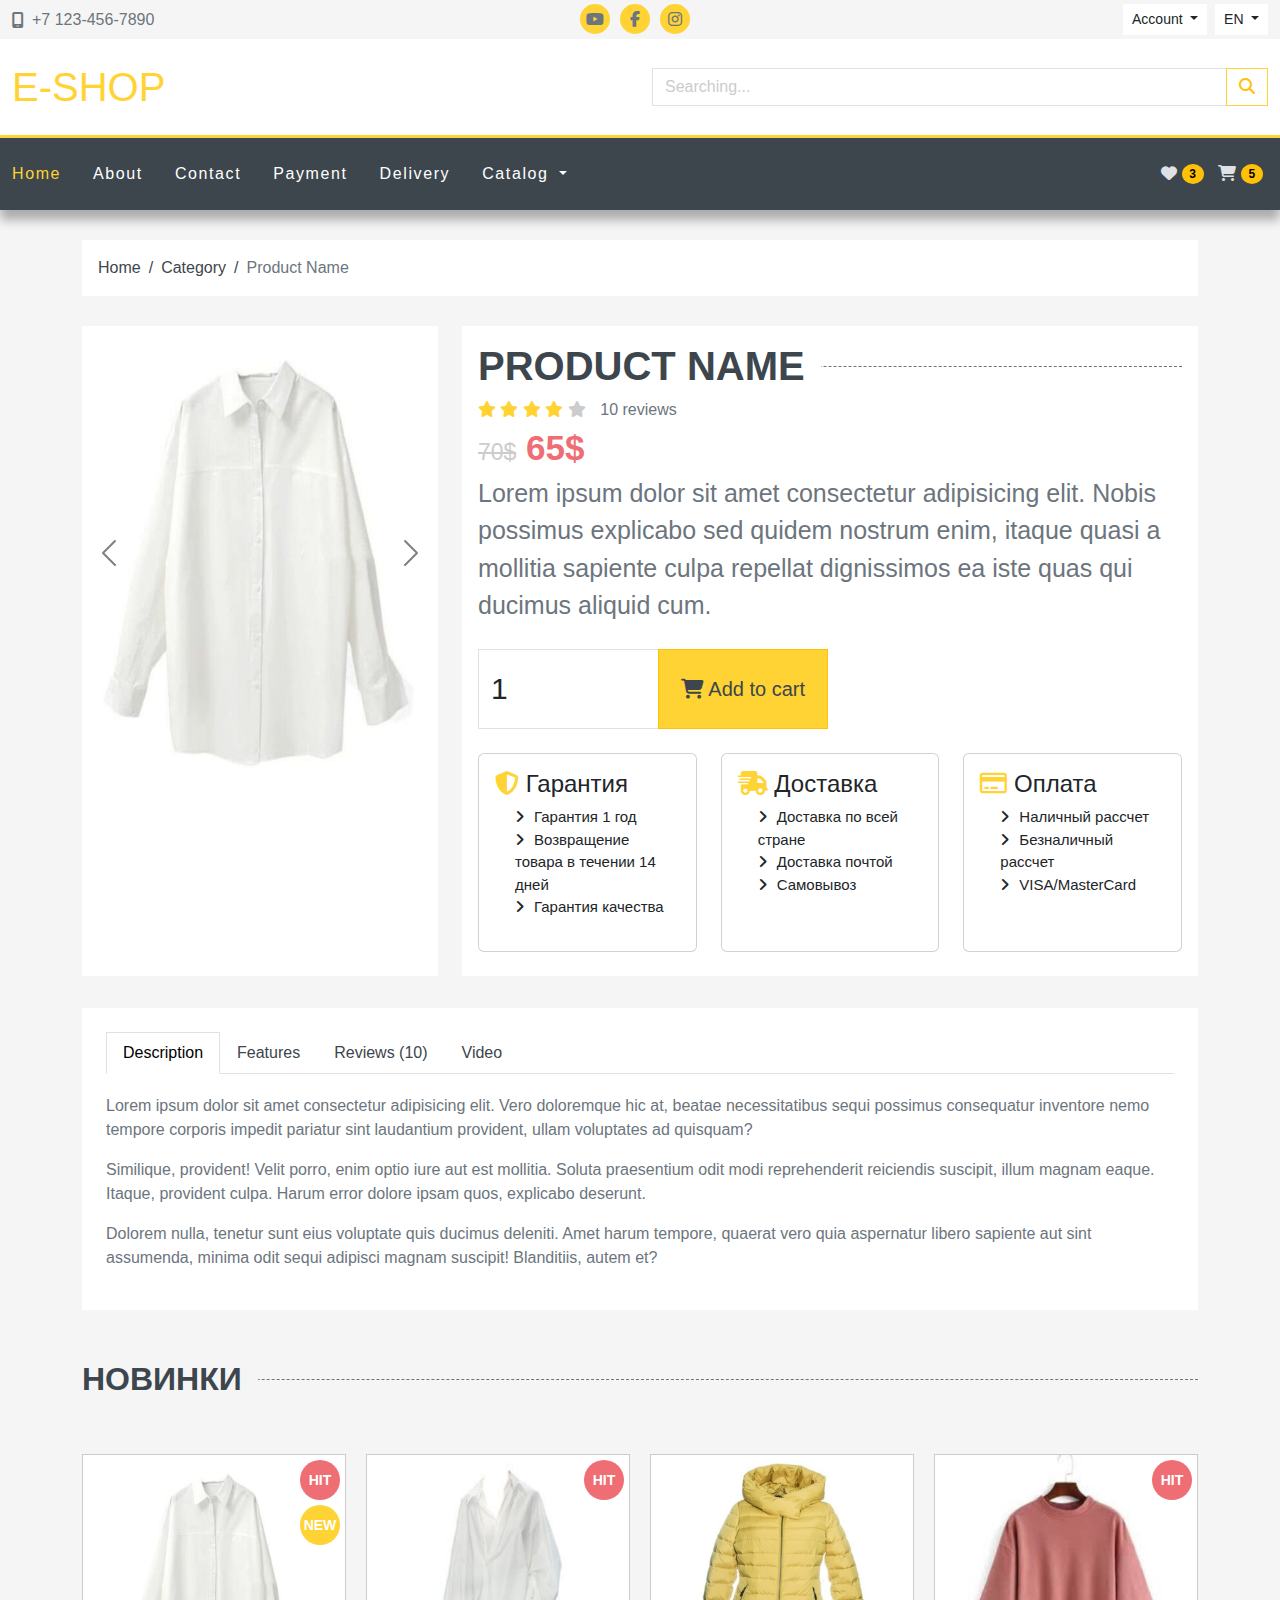
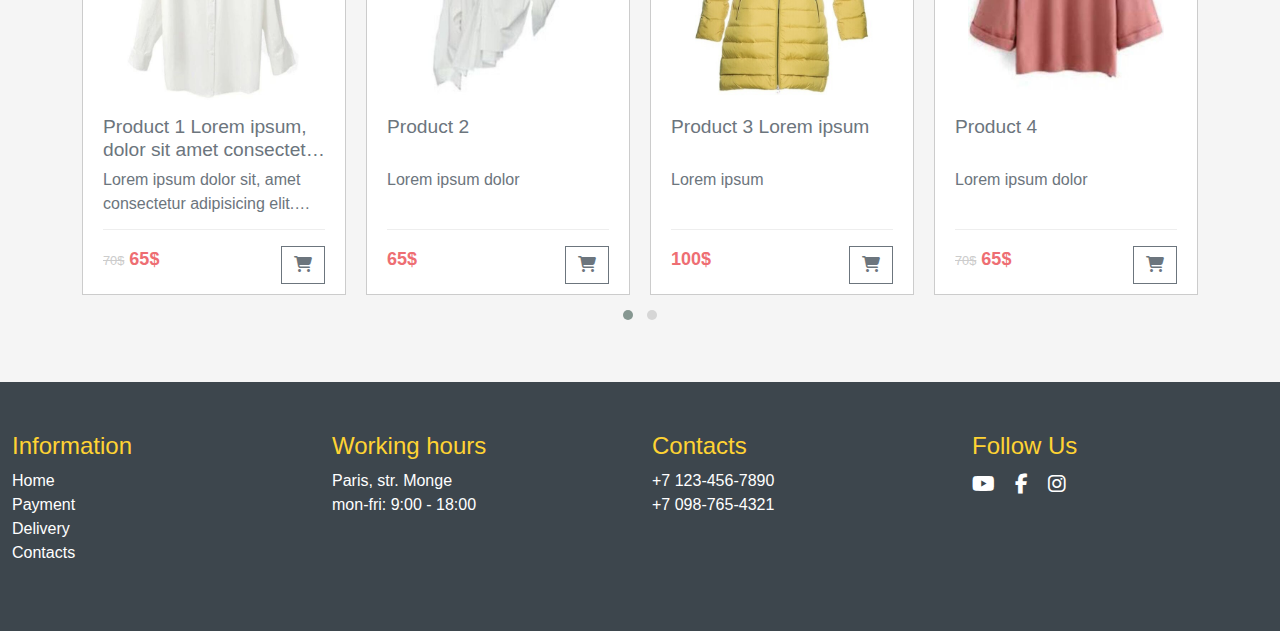
<file: boostrap верстка/product.html>
<!doctype html>
<html lang="en">
  <head>
    <meta charset="utf-8">
    <meta name="viewport" content="width=device-width, initial-scale=1">
    <title>E-shop :: Product</title>
    <link rel="preconnect" href="https://fonts.googleapis.com">
    <link rel="preconnect" href="https://fonts.gstatic.com" crossorigin>
    <link href="https://fonts.googleapis.com/css2?family=Roboto:wght@400;500;700&display=swap" rel="stylesheet">
    <link rel="stylesheet" href="	https://cdn.jsdelivr.net/npm/bootstrap@5.3.3/dist/css/bootstrap.min.css">
    <link rel="stylesheet" href="https://cdnjs.cloudflare.com/ajax/libs/font-awesome/6.6.0/css/all.min.css">
    <link rel="stylesheet" href="assets/owlcarousel/owl.carousel.min.css">
    <link rel="stylesheet" href="assets/owlcarousel/owl.theme.default.min.css">
    <link rel="stylesheet" href="assets/css/main.css">
    <link rel="shortcut icon" href="assets/img/favicon.ico" type="image/x-icon">
  </head>
  <body>
    <div class="wrapper">
      <header class="header">
        <div class="header-top py-1">
          <div class="container-fluid">
            <div class="row">
              <div class="col-6 col-sm-4">
                <div class="header-top-phone d-flex align-items-center h-100">
                  <i class="fa-solid fa-mobile-screen"></i>
                  <a href="tel:71234567890" class="ms-2">+7 123-456-7890</a>
                </div>
              </div>

              <div class="col-sm-4 d-none d-sm-block">
                <ul class="social-icons d-flex justify-content-center">
                  <li><a href="#"><i class="fa-brands fa-youtube"></i></a></li>
                  <li><a href="#"><i class="fa-brands fa-facebook-f"></i></a></li>
                  <li><a href="#"><i class="fa-brands fa-instagram"></i></a></li>
                </ul>
              </div>

              <div class="col-6 col-sm-4">
                <div class="header-top-account d-flex justify-content-end">
                <div class="btn-group me-2">
                  <div class="dropdown">
                    <button class="btn btn-sm dropdown-toggle" type="button" data-bs-toggle="dropdown" aria-expanded="false">
                      Account
                    </button>
                    <ul class="dropdown-menu">
                      <li>
                        <a class="dropdown-item" href="#">Sign In</a>
                      </li>
                      <li>
                        <a class="dropdown-item" href="#">Sign Up</a>
                      </li>
                    </ul>
                  </div>
                </div>

                <div class="btn-group">
                  <div class="dropdown">
                    <button class="btn btn-sm dropdown-toggle" type="button" data-bs-toggle="dropdown" aria-expanded="false">
                      EN
                    </button>
                    <ul class="dropdown-menu">
                      <li>
                        <a class="dropdown-item" href="#">RU</a>
                      </li>
                      <li>
                        <a class="dropdown-item" href="#">DE</a>
                      </li>
                    </ul>
                  </div>
                </div>
              </div>
              <!-- ./header-top-account -->
              </div>
            </div>
          </div>
        </div>
        <!-- header-top -->
        <div class="header-middle bg-white py-4">
          <div class="container-fluid">
            <div class="row align-items-center">
                <div class="col-sm-6">
                    <a href="index.html" class="header-logo h1">E-shop</a>
                </div>
                <div class="col-sm-6 mt-2 mt-md-0">
                    <form>
                        <div class="input-group">
                            <input type="text" class="form-control" name="search" placeholder="Searching..." aria-label="Searching..." aria-describedby="button-search">
                            <button class="btn btn-outline-warning" type="submit" id="button-search"><i class="fa-solid fa-magnifying-glass"></i></button>
                          </div>
                    </form>
                </div>
            </div>
          </div>
        </div><!-- header-middle -->
        
        <!-- header-bottom -->

      </header>

      <div class="header-bottom sticky-top" id="header-nav">
        <nav class="navbar navbar-expand-lg bg-dark" data-bs-theme="dark">
          <div class="container-fluid">
            <button class="navbar-toggler" type="button" data-bs-toggle="offcanvas" data-bs-target="#offcanvasNavbar" aria-controls="offcanvasNavbar" aria-expanded="false" aria-label="Toggle navigation">
              <span class="navbar-toggler-icon"></span>
            </button>
            <div class="offcanvas offcanvas-start" id="offcanvasNavbar" tabindex="-1" aria-labelledby="offcanvasNavbarLabel">
              <div class="offcanvas-header">
                <h5 class="offcanvas-title" id="offcanvasNavbarLabel">Catalog</h5>
                <button type="button" class="btn-close" data-bs-dismiss="offcanvas" aria-label="Close"></button>
              </div>
              <div class="offcanvas-body">
                <ul class="navbar-nav">
                  <li class="nav-item">
                    <a class="nav-link active" aria-current="page" href="index.html">Home</a>
                  </li>
                  <li class="nav-item">
                    <a class="nav-link" href="#">About</a>
                  </li>
                  <li class="nav-item">
                    <a class="nav-link" href="#">Contact</a>
                  </li>
                  <li class="nav-item">
                    <a class="nav-link" href="#">Payment</a>
                  </li>
                  <li class="nav-item">
                    <a class="nav-link" href="#">Delivery</a>
                  </li>
                  <li class="nav-item dropdown">
                    <a class="nav-link dropdown-toggle" href="#" role="button" data-bs-toggle="dropdown" aria-expanded="false" data-bs-auto-close="outside">
                      Catalog
                    </a>
                    <ul class="dropdown-menu dropdown-menu-end">
                      <li>
                        <a class="dropdown-item" href="category.html">Shoes</a>
                      </li>
                      <li>
                        <a class="dropdown-item" href="category.html">Jeans</a>
                      </li>
                      <li class="nav-item dropend">
                        <a class="dropdown-item dropdown-toggle" href="#" data-bs-toggle="dropdown" data-bs-auto-close="outside">Sportswear</a>
                      <ul class="dropdown-menu dropdown-menu-end">
                        <li>
                          <a class="dropdown-item" href="category.html">Men's Sportswear</a>
                        </li>
                        <li>
                          <a class="dropdown-item" href="category.html">Women's Sportswear</a>
                        </li>
                        <li>
                          <a class="dropdown-item" href="category.html">Baby`s Sportswear</a>
                        </li>
                      </ul>
                    </li>
                    <li>
                      <a class="dropdown-item" href="category.html">Coat</a>
                    </li>
                    <li>
                      <a class="dropdown-item" href="category.html">Shirts</a>
                    </li>
                    </ul>
                  </li>
                </ul>
            </div>
            </div>

            <div>
                <a href="#" class="btn p-1">
                  <i class="fa-solid fa-heart"></i>
                  <span class="badge text-bg-warning cart-badge bg-warning rounded-circle">3</span>
                </a>

                <button class="btn p-1" id="cart-open" type="button" data-bs-toggle="offcanvas2" data-bs-target="#offcanvasCart" aria-controls="offcanvasCart">
                  <i class="fa-solid fa-cart-shopping"></i>
                  <span class="badge text-bg-warning cart-badge bg-warning rounded-circle">5</span>
                </button>
          </div>
          </div>
        </nav>
      </div>
      <!-- header-bottom -->

      <div class="offcanvas offcanvas-end" tabindex="-1" id="offcanvasCart" aria-labelledby="offcanvasCartLabel">
        <div class="offcanvas-header">
          <h5 class="offcanvas-title" id="offcanvasCartLabel">Cart</h5>
          <button type="button" class="btn-close" data-bs-dismiss="offcanvas" aria-label="Close"></button>
        </div>
        <div class="offcanvas-body">
          <div class="table-responsive">
            <table class="table offcanvasCart-table">
              <tbody>
                <tr>
                  <td class="product-img-td"><a href="#"><img src="assets/img/products/1.jpg" alt=""></a></td>
                  <td><a href="#">Product 1 Lorem ipsum, dolor sit amet consectetur adipisicing.</a></td>
                  <td>$65</td>
                  <td>&times;1</td>
                  <td><button class="btn btn-danger"><i class="fa-regular fa-circle-xmark"></i></button></td>
                </tr>
                <tr>
                  <td class="product-img-td"><a href="#"><img src="assets/img/products/2.jpg" alt=""></a></td>
                  <td><a href="#">Product 2</a></td>
                  <td>$80</td>
                  <td>&times;2</td>
                  <td><button class="btn btn-danger"><i class="fa-regular fa-circle-xmark"></i></button></td>
                </tr>
                <tr>
                  <td class="product-img-td"><a href="#"><img src="assets/img/products/3.jpg" alt=""></a></td>
                  <td><a href="#">Product 3</a></td>
                  <td>$100</td>
                  <td>&times;1</td>
                  <td><button class="btn btn-danger"><i class="fa-regular fa-circle-xmark"></i></button></td>
                </tr>
              </tbody>
              <tfoot>
                <tr>
                  <td colspan="4" class="text-end">Total:</td>
                  <td>$325</td>
                </tr>
              </tfoot>
            </table>
          </div>

          <div class="text-end mt-3">
            <a href="#" class="btn btn-outline-warning">Cart</a>
            <a href="#" class="btn btn-outline-secondary">Checkout</a>
          </div>

          <div class="dropdown mt-3">
            <button class="btn btn-secondary dropdown-toggle" type="button" data-bs-toggle="dropdown">
              Dropdown button
            </button>
            <ul class="dropdown-menu">
              <li><a class="dropdown-item closecart" href="#footer" data-href="footer">Footer</a></li>
              <li><a class="dropdown-item closecart" href="#about" data-href="about">About</a></li>
              <li><a class="dropdown-item closecart" href="#map" data-href="map">Map</a></li>
            </ul>
          </div>
        </div>
      </div>

    <main class="main">

        <div class="container">
            <div class="row">
                <div class="col-12">
                    <nav class="breadcrumbs">
                        <ul>
                            <li><a href="index.html">Home</a></li>
                            <li><a href="category.html">Category</a></li>
                            <li><span>Product Name</span></li>
                        </ul>
                    </nav>
                </div>
            </div>
        </div>

        <div class="container">
            <div class="row">
              <div class="col-md-5 col-lg-4 mb-3">
                <div class="bg-white h-100">
                  <div id="carouselExampleFade" class="carousel carousel-dark slide carousel-fade">
                    <div class="carousel-inner">
                      <div class="carousel-item active">
                        <img src="assets/img/products/1.jpg" class="d-block w-100" alt="...">
                      </div>
                      <div class="carousel-item">
                        <img src="assets/img/products/2.jpg" class="d-block w-100" alt="...">
                      </div>
                      <div class="carousel-item">
                        <img src="assets/img/products/3.jpg" class="d-block w-100" alt="...">
                      </div>
                      <div class="carousel-item">
                        <img src="assets/img/products/4.jpg" class="d-block w-100" alt="...">
                      </div>
                      <div class="carousel-item">
                        <img src="assets/img/products/5.jpg" class="d-block w-100" alt="...">
                      </div>
                    </div>
                    <button class="carousel-control-prev" type="button" data-bs-target="#carouselExampleFade" data-bs-slide="prev">
                      <span class="carousel-control-prev-icon" aria-hidden="true"></span>
                      <span class="visually-hidden">Previous</span>
                    </button>
                    <button class="carousel-control-next" type="button" data-bs-target="#carouselExampleFade" data-bs-slide="next">
                      <span class="carousel-control-next-icon" aria-hidden="true"></span>
                      <span class="visually-hidden">Next</span>
                    </button>
                  </div>
                </div>
              </div>
              <div class="col-md-7 col-lg-8 mb-3">
                <div class="bg-white product-content p-3 h-100">
                  <h1 class="section-title"><span>Product Name</span></h1>

                  <div class="product-rating">
                    <i class="fa-solid fa-star active"></i>
                    <i class="fa-solid fa-star active"></i>
                    <i class="fa-solid fa-star active"></i>
                    <i class="fa-solid fa-star active"></i>
                    <i class="fa-solid fa-star"></i>
                    <span class="count-reviews">10 reviews</span>
                  </div>

                  <div class="product-price">
                    <small>70$</small>
                    65$
                  </div>

                  <p>Lorem ipsum dolor sit amet consectetur adipisicing elit. Nobis possimus explicabo sed quidem nostrum enim, itaque quasi a mollitia sapiente culpa repellat dignissimos ea iste quas qui ducimus aliquid cum.</p>

                  <div class="product-add2cart mt-4">
                    <div class="input-group">
                      <input type="number" class="form-control form-control-input" value="1" min="1">
                      <button class="btn btn-warning button-cart"><i class="fas fa-shopping-cart"></i> Add to cart</button>
                    </div>
                  </div>

                  <div class="row mt-4">
                    <div class="col-lg-4 mb-2">
                      <div class="card h-100">
                        <div class="card-body">
                          <h5 class="card-title"><i class="fa-solid fa-shield-halved"></i> Гарантия</h5>
                          <ul class="list-unstyled">
                            <li>Гарантия 1 год</li>
                            <li>Возвращение товара в течении 14 дней</li>
                            <li>Гарантия качества</li>
                          </ul>
                        </div>
                      </div>
                    </div>

                    <div class="col-lg-4 mb-2">
                      <div class="card h-100">
                        <div class="card-body">
                          <h5 class="card-title"><i class="fa-solid fa-truck-fast"></i> Доставка</h5>
                          <ul class="list-unstyled">
                            <li>Доставка по всей стране</li>
                            <li>Доставка почтой</li>
                            <li>Самовывоз</li>
                          </ul>
                        </div>
                      </div>
                    </div>

                    <div class="col-lg-4 mb-2">
                      <div class="card h-100">
                        <div class="card-body">
                          <h5 class="card-title"><i class="fa-regular fa-credit-card"></i> Оплата</h5>
                          <ul class="list-unstyled">
                            <li>Наличный рассчет</li>
                            <li>Безналичный рассчет</li>
                            <li>VISA/MasterCard</li>
                          </ul>
                        </div>
                      </div>
                    </div>
                  </div>

                </div>
                
              </div>
            </div>

            <div class="row mt-3">
              <div class="col-12">
                <div class="product-content-details bg-white p-4">
                  <ul class="nav nav-tabs" id="myTab" role="tablist">
                    <li class="nav-item" role="presentation">
                      <button class="nav-link active" id="description-tab" data-bs-toggle="tab" data-bs-target="#description-tab-pane" type="button" role="tab" aria-controls="description-tab-pane" aria-selected="true">Description</button>
                    </li>
                    <li class="nav-item" role="presentation">
                      <button class="nav-link" id="features-tab" data-bs-toggle="tab" data-bs-target="#features-tab-pane" type="button" role="tab" aria-controls="features-tab-pane" aria-selected="false">Features</button>
                    </li>
                    <li class="nav-item" role="presentation">
                      <button class="nav-link" id="reviews-tab" data-bs-toggle="tab" data-bs-target="#reviews-tab-pane" type="button" role="tab" aria-controls="reviews-tab-pane" aria-selected="false">Reviews (10)</button>
                    </li>
                    <li class="nav-item" role="presentation">
                      <button class="nav-link" id="video-tab" data-bs-toggle="tab" data-bs-target="#video-tab-pane" type="button" role="tab" aria-controls="video-tab-pane" aria-selected="false">Video</button>
                    </li>
                    <li class="nav-item" role="presentation">
                    </li>
                  </ul>
                  <div class="tab-content" id="myTabContent">
                    <div class="tab-pane fade show active" id="description-tab-pane" role="tabpanel" aria-labelledby="description-tab" tabindex="0">
                      <p>Lorem ipsum dolor sit amet consectetur adipisicing elit. Vero doloremque hic at, beatae necessitatibus sequi possimus consequatur inventore nemo tempore corporis impedit pariatur sint laudantium provident, ullam voluptates ad quisquam?</p>
                      <p>Similique, provident! Velit porro, enim optio iure aut est mollitia. Soluta praesentium odit modi reprehenderit reiciendis suscipit, illum magnam eaque. Itaque, provident culpa. Harum error dolore ipsam quos, explicabo deserunt.</p>
                      <p>Dolorem nulla, tenetur sunt eius voluptate quis ducimus deleniti. Amet harum tempore, quaerat vero quia aspernatur libero sapiente aut sint assumenda, minima odit sequi adipisci magnam suscipit! Blanditiis, autem et?</p>
                    </div>
                    <div class="tab-pane fade" id="features-tab-pane" role="tabpanel" aria-labelledby="features-tab" tabindex="0">
                      <table class="table">
                        <tbody>
                          <tr>
                            <th scope="row">Color</th>
                            <td>white, black, pink</td>
                          </tr>
                          <tr>
                            <th scope="row">Sizes</th>
                            <td>S, M, L</td>
                          </tr>
                        </tbody>
                      </table>
                    </div>

                    <div class="tab-pane fade" id="reviews-tab-pane" role="tabpanel" aria-labelledby="reviews-tab" tabindex="0">

                      <!-- Button trigger modal -->
                      <button type="button" class="btn btn-warning mb-3" data-bs-toggle="modal" data-bs-target="#reviweModal">
                        Write review
                      </button>

                      <!-- Modal -->
                      <div class="modal fade" id="reviweModal" tabindex="-1" aria-labelledby="reviweModalLabel" aria-hidden="true">
                        <div class="modal-dialog modal-dialog-centered modal-lg">
                          <div class="modal-content">
                            <div class="modal-header">
                              <h1 class="modal-title fs-5" id="reviweModalLabel">Write review</h1>
                              <button type="button" class="btn-close" data-bs-dismiss="modal" aria-label="Close"></button>
                            </div>

                            <form action="">
                            <div class="modal-body">
                              <div class="mb-3">
                                <label for="exampleFormControlInput1" class="form-label">Email address</label>
                                <input type="email" class="form-control" id="exampleFormControlInput1" placeholder="name@example.com">
                              </div>
                              <div class="mb-3">
                                <label for="exampleFormControlTextarea1" class="form-label">Example textarea</label>
                                <textarea class="form-control" id="exampleFormControlTextarea1" rows="3"></textarea>
                              </div>

                              <div class="mb-3">
                                <p>Rate the product:</p>
                                <div class="form-check form-check-inline">
                                  <input class="form-check-input" type="radio" name="rate" id="rate1" value="1" required>
                                  <label class="form-check-label" for="rate1">1</label>
                                </div>
                                <div class="form-check form-check-inline">
                                  <input class="form-check-input" type="radio" name="rate" id="rate2" value="2" required>
                                  <label class="form-check-label" for="rate2">2</label>
                                </div>
                                <div class="form-check form-check-inline">
                                  <input class="form-check-input" type="radio" name="rate" id="rate3" value="3" required>
                                  <label class="form-check-label" for="rate3">3</label>
                                </div>
                                <div class="form-check form-check-inline">
                                  <input class="form-check-input" type="radio" name="rate" id="rate4" value="4" required>
                                  <label class="form-check-label" for="rate4">4</label>
                                </div>
                                <div class="form-check form-check-inline">
                                  <input class="form-check-input" type="radio" name="rate" id="rate5" value="5" required>
                                  <label class="form-check-label" for="rate5">5</label>
                                </div>
                              </div>

                            </div>
                            <div class="modal-footer">
                              <button type="submit" class="btn btn-warning">Send review</button>
                            </div>
                          </form>
                          
                          </div>
                        </div>
                      </div>
                      
                      <div class="card product-review mb-3">
                        <div class="card-body">
                          <div class="product-review-header">
                            <h5 class="card-title">John Doe</h5>
                            <span class="review-date">03.08.2024</span>
                          </div>

                          <div class="product-rating mb-3">
                            <i class="fa-solid fa-star active"></i>
                            <i class="fa-solid fa-star active"></i>
                            <i class="fa-solid fa-star active"></i>
                            <i class="fa-solid fa-star active"></i>
                            <i class="fa-solid fa-star"></i>
                          </div>

                          <div class="card-text">
                            <p>Lorem ipsum dolor sit, amet consectetur adipisicing elit. Aspernatur tempora blanditiis iste, quasi necessitatibus, eos sint ab animi ut neque tempore repellendus doloremque voluptas at labore cum enim delectus quidem.</p>
                            <p>Iste consequatur laudantium vel magnam dolorum doloremque veritatis maiores nulla! Sunt quae illo recusandae obcaecati error eaque veniam ducimus itaque in sint, rem neque magni maxime reiciendis quos praesentium laboriosam.</p>
                          </div>
                        </div>
                      </div>

                      <div class="card product-review mb-3">
                        <div class="card-body">
                          <div class="product-review-header">
                            <h5 class="card-title">John Doe</h5>
                            <span class="review-date">03.08.2024</span>
                          </div>

                          <div class="product-rating mb-3">
                            <i class="fa-solid fa-star active"></i>
                            <i class="fa-solid fa-star active"></i>
                            <i class="fa-solid fa-star active"></i>
                            <i class="fa-solid fa-star"></i>
                            <i class="fa-solid fa-star"></i>
                          </div>

                          <div class="card-text">
                            <p>Lorem ipsum dolor sit, amet consectetur adipisicing elit. Aspernatur tempora blanditiis iste, quasi necessitatibus, eos sint ab animi ut neque tempore repellendus doloremque voluptas at labore cum enim delectus quidem.</p>
                          </div>
                        </div>
                      </div>

                      <div class="card product-review mb-3">
                        <div class="card-body">
                          <div class="product-review-header">
                            <h5 class="card-title">John Doe</h5>
                            <span class="review-date">03.08.2024</span>
                          </div>

                          <div class="product-rating mb-3">
                            <i class="fa-solid fa-star active"></i>
                            <i class="fa-solid fa-star active"></i>
                            <i class="fa-solid fa-star active"></i>
                            <i class="fa-solid fa-star active"></i>
                            <i class="fa-solid fa-star active"></i>
                          </div>

                          <div class="card-text">
                            <p>Lorem ipsum dolor sit, amet consectetur adipisicing elit. Aspernatur tempora blanditiis iste, quasi necessitatibus, eos sint ab animi ut neque tempore repellendus doloremque voluptas at labore cum enim delectus quidem.</p>
                          </div>
                        </div>
                      </div>

                    </div>

                    <div class="tab-pane fade" id="video-tab-pane" role="tabpanel" aria-labelledby="video-tab" tabindex="0">
                      <div class="ratio ratio-16x9">
                        <iframe width="560" height="315" src="https://www.youtube.com/embed/iSrECAO-Cdg?si=dJyPSssf6-_ekl0p" title="YouTube video player" frameborder="0" allow="accelerometer; autoplay; clipboard-write; encrypted-media; gyroscope; picture-in-picture; web-share" referrerpolicy="strict-origin-when-cross-origin" allowfullscreen></iframe>
                      </div>
                    </div>
                  </div>
                </div>
              </div>
            </div>
        </div>

        <section class="new-products">
          <div class="container">
              <div class="row mb-5">
                  <div class="col-12">
                    <h2 class="section-title">
                      <span>Новинки</span></h2>
                  </div>
                </div>
  
                <div class="owl-carousel owl-theme owl-carousel-full">
                    <div class="product-card">
                      <div class="product-card-offer">
                        <div class="offer-hit">Hit</div>
                        <div class="offer-new">New</div>
                      </div>
                      <div class="product-thumb">
                        <a href="product.html"><img src="assets/img/products/1.jpg" alt=""></a>
                      </div>
                      <div class="product-details">
                        <h4>
                          <a href="product.html">Product 1 Lorem ipsum, dolor sit amet consectetur adipisicing.</a>
                        </h4>
                        <p class="product-excerpt">Lorem ipsum dolor sit, amet consectetur adipisicing elit. Eveniet, velit.</p>
                        <div class="product-bottom-details d-flex justify-content-between">
                          <div class="product-price">
                            <small>70$</small>
                            65$
                          </div>
                          <div class="product-links">
                            <a href="#" class="btn btn-outline-secondary add-to-cart"><i class="fas fa-shopping-cart"></i></a>
                          </div>
                        </div>
                      </div>
                    </div>
  
                    <div class="product-card">
                      <div class="product-card-offer">
                        <div class="offer-hit">Hit</div>
                      </div>
                      <div class="product-thumb">
                        <a href="product.html"><img src="assets/img/products/2.jpg" alt=""></a>
                      </div>
                      <div class="product-details">
                        <h4>
                          <a href="product.html">Product 2</a>
                        </h4>
                        <p class="product-excerpt">Lorem ipsum dolor</p>
                        <div class="product-bottom-details d-flex justify-content-between">
                          <div class="product-price">
                            65$
                          </div>
                          <div class="product-links">
                            <a href="#" class="btn btn-outline-secondary add-to-cart"><i class="fas fa-shopping-cart"></i></a>
                          </div>
                        </div>
                      </div>
                    </div>
  
                    <div class="product-card">
                      <div class="product-card-offer">
                        <!-- <div class="offer-hit">Hit</div>
                        <div class="offer-new">New</div> -->
                      </div>
                      <div class="product-thumb">
                        <a href="product.html"><img src="assets/img/products/3.jpg" alt=""></a>
                      </div>
                      <div class="product-details">
                        <h4>
                          <a href="product.html">Product 3 Lorem ipsum</a>
                        </h4>
                        <p class="product-excerpt">Lorem ipsum</p>
                        <div class="product-bottom-details d-flex justify-content-between">
                          <div class="product-price">
                            100$
                          </div>
                          <div class="product-links">
                            <a href="#" class="btn btn-outline-secondary add-to-cart"><i class="fas fa-shopping-cart"></i></a>
                          </div>
                        </div>
                      </div>
                    </div>
  
                    <div class="product-card">
                      <div class="product-card-offer">
                        <div class="offer-hit">Hit</div>
                      </div>
                      <div class="product-thumb">
                        <a href="product.html"><img src="assets/img/products/4.jpg" alt=""></a>
                      </div>
                      <div class="product-details">
                        <h4>
                          <a href="product.html">Product 4</a>
                        </h4>
                        <p class="product-excerpt">Lorem ipsum dolor</p>
                        <div class="product-bottom-details d-flex justify-content-between">
                          <div class="product-price">
                            <small>70$</small>
                            65$
                          </div>
                          <div class="product-links">
                            <a href="#" class="btn btn-outline-secondary add-to-cart"><i class="fas fa-shopping-cart"></i></a>
                          </div>
                        </div>
                      </div>
                    </div>
  
                    <div class="product-card">
                      <div class="product-card-offer">
                        <div class="offer-hit">Hit</div>
                        <div class="offer-new">New</div>
                      </div>
                      <div class="product-thumb">
                        <a href="product.html"><img src="assets/img/products/5.jpg" alt=""></a>
                      </div>
                      <div class="product-details">
                        <h4>
                          <a href="product.html">Product 5 Lorem ipsum, dolor sit amet consectetur adipisicing.</a>
                        </h4>
                        <p class="product-excerpt">Lorem ipsum dolor sit, amet consectetur adipisicing elit. Eveniet, velit.</p>
                        <div class="product-bottom-details d-flex justify-content-between">
                          <div class="product-price">
                            <small>70$</small>
                            65$
                          </div>
                          <div class="product-links">
                            <a href="#" class="btn btn-outline-secondary add-to-cart"><i class="fas fa-shopping-cart"></i></a>
                          </div>
                        </div>
                      </div>
                    </div>
  
                    <div class="product-card">
                      <div class="product-card-offer">
                        <div class="offer-hit">Hit</div>
                        <div class="offer-new">New</div>
                      </div>
                      <div class="product-thumb">
                        <a href="product.html"><img src="assets/img/products/6.jpg" alt=""></a>
                      </div>
                      <div class="product-details">
                        <h4>
                          <a href="product.html">Product 6</a>
                        </h4>
                        <p class="product-excerpt"></p>
                        <div class="product-bottom-details d-flex justify-content-between">
                          <div class="product-price">
                            <small>70$</small>
                            65$
                          </div>
                          <div class="product-links">
                            <a href="#" class="btn btn-outline-secondary add-to-cart"><i class="fas fa-shopping-cart"></i></a>
                          </div>
                        </div>
                      </div>
                    </div>
  
                    <div class="product-card">
                      <div class="product-card-offer">
                        <div class="offer-hit">Hit</div>
                        <div class="offer-new">New</div>
                      </div>
                      <div class="product-thumb">
                        <a href="product.html"><img src="assets/img/products/7.jpg" alt=""></a>
                      </div>
                      <div class="product-details">
                        <h4>
                          <a href="product.html">Product 7</a>
                        </h4>
                        <p class="product-excerpt">Lorem ipsum dolor sit, amet consectetur adipisicing elit. Eveniet, velit.</p>
                        <div class="product-bottom-details d-flex justify-content-between">
                          <div class="product-price">
                            <small>70$</small>
                            65$
                          </div>
                          <div class="product-links">
                            <a href="#" class="btn btn-outline-secondary add-to-cart"><i class="fas fa-shopping-cart"></i></a>
                          </div>
                        </div>
                      </div>
                    </div>
  
                    <div class="product-card">
                      <div class="product-card-offer">
                        <div class="offer-hit">Hit</div>
                        <div class="offer-new">New</div>
                      </div>
                      <div class="product-thumb">
                        <a href="product.html"><img src="assets/img/products/8.jpg" alt=""></a>
                      </div>
                      <div class="product-details">
                        <h4>
                          <a href="product.html">Product 8 Lorem</a>
                        </h4>
                        <p class="product-excerpt">Lorem ipsum dolor</p>
                        <div class="product-bottom-details d-flex justify-content-between">
                          <div class="product-price">
                            <small>70$</small>
                            65$
                          </div>
                          <div class="product-links">
                            <a href="#" class="btn btn-outline-secondary add-to-cart"><i class="fas fa-shopping-cart"></i></a>
                          </div>
                        </div>
                      </div>
                    </div>
          </div>
        </section>

    </main>

    <footer class="footer" id="footer">
      <div class="container-fluid">
        <div class="row">
          <div class="col-md-3 col-6">
            <h4>Information</h4>
            <ul class="list-unstyled">
              <li><a href="index.html">Home</a></li>
              <li><a href="#">Payment</a></li>
              <li><a href="#">Delivery</a></li>
              <li><a href="#">Contacts</a></li>
            </ul>
          </div>

          <div class="col-md-3 col-6">
            <h4>Working hours</h4>
            <ul class="list-unstyled">
              <li>Paris, str. Monge</a></li>
              <li>mon-fri: 9:00 - 18:00</li>
            </ul>
          </div>

          <div class="col-md-3 col-6">
            <h4>Contacts</h4>
            <ul class="list-unstyled">
              <li><a href="tel:71234567890">+7 123-456-7890</a></li>
              <li><a href="tel:70987654321">+7 098-765-4321</a></li>
            </ul>
          </div>

          <div class="col-md-3 col-6">
            <h4>Follow Us</h4>
            <ul class="footer-icons">
              <li><a href="#"><i class="fa-brands fa-youtube"></i></a></li>
              <li><a href="#"><i class="fa-brands fa-facebook-f"></i></a></li>
              <li><a href="#"><i class="fa-brands fa-instagram"></i></a></li>
            </ul>
          </div>
        </div>
      </div>
    </footer>
    </div>

    <button id="top">
      <i class="fa-solid fa-angles-up"></i>
    </button>

    <script src="https://cdnjs.cloudflare.com/ajax/libs/jquery/3.7.1/jquery.min.js"></script>
    <script src="	https://cdn.jsdelivr.net/npm/bootstrap@5.3.3/dist/js/bootstrap.bundle.min.js"></script>
    <script src="assets/owlcarousel/owl.carousel.min.js"></script>
    <script src="assets/js/main.js"></script>
  </body>
</html>
</file>
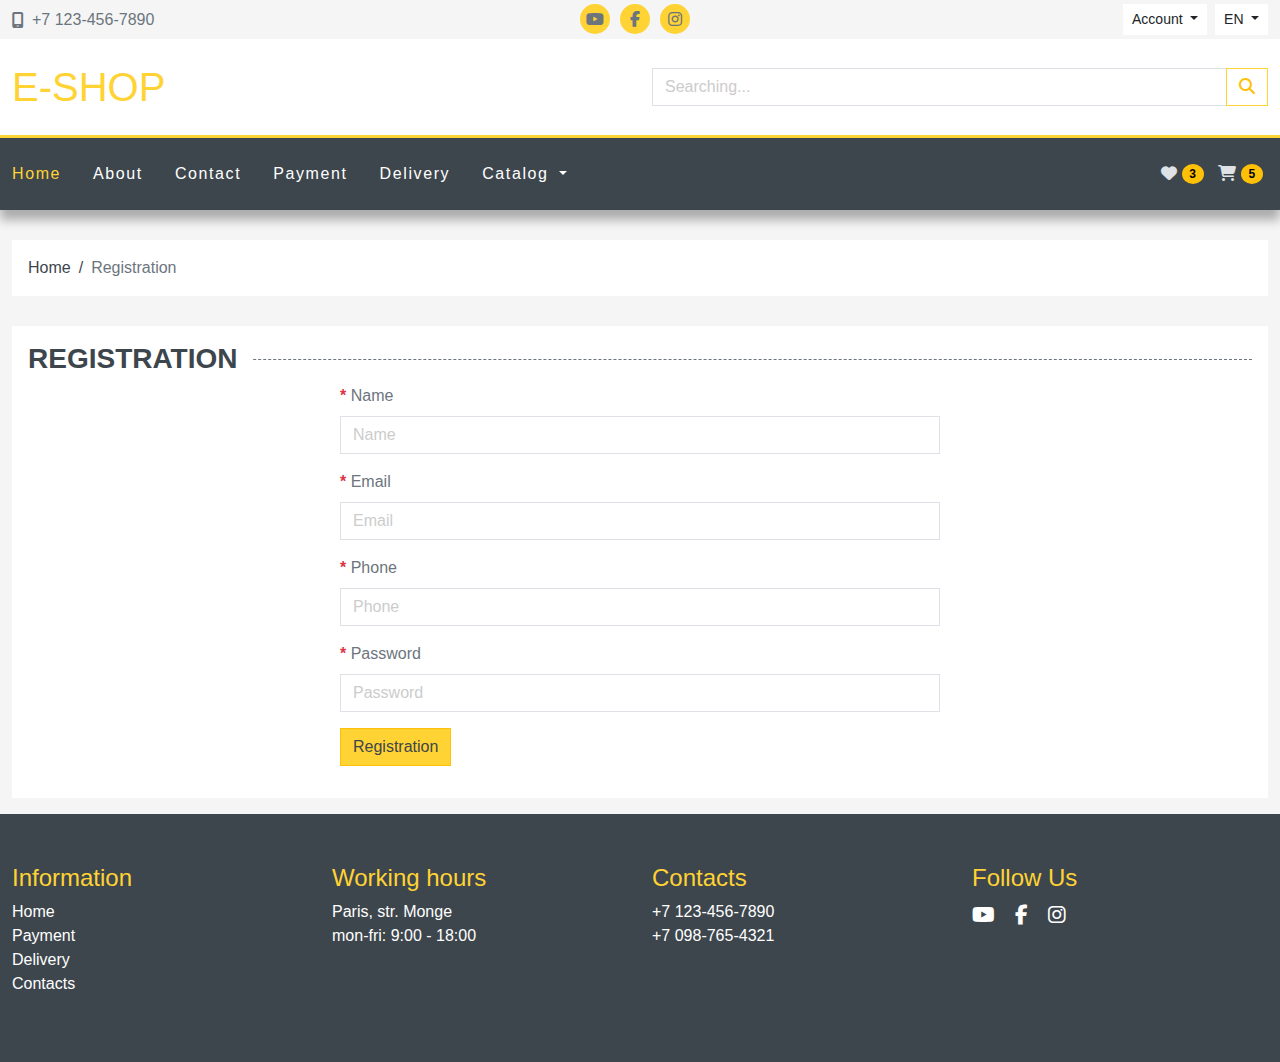
<file: boostrap верстка/register.html>
<!doctype html>
<html lang="en">
  <head>
    <meta charset="utf-8">
    <meta name="viewport" content="width=device-width, initial-scale=1">
    <title>E-shop :: Registration</title>
    <link rel="preconnect" href="https://fonts.googleapis.com">
    <link rel="preconnect" href="https://fonts.gstatic.com" crossorigin>
    <link href="https://fonts.googleapis.com/css2?family=Roboto:wght@400;500;700&display=swap" rel="stylesheet">
    <link rel="stylesheet" href="	https://cdn.jsdelivr.net/npm/bootstrap@5.3.3/dist/css/bootstrap.min.css">
    <link rel="stylesheet" href="https://cdnjs.cloudflare.com/ajax/libs/font-awesome/6.6.0/css/all.min.css">
    <link rel="stylesheet" href="assets/owlcarousel/owl.carousel.min.css">
    <link rel="stylesheet" href="assets/owlcarousel/owl.theme.default.min.css">
    <link rel="stylesheet" href="assets/css/main.css">
    <link rel="shortcut icon" href="assets/img/favicon.ico" type="image/x-icon">
  </head>
  <body>
    <div class="wrapper">
      <header class="header">
        <div class="header-top py-1">
          <div class="container-fluid">
            <div class="row">
              <div class="col-6 col-sm-4">
                <div class="header-top-phone d-flex align-items-center h-100">
                  <i class="fa-solid fa-mobile-screen"></i>
                  <a href="tel:71234567890" class="ms-2">+7 123-456-7890</a>
                </div>
              </div>

              <div class="col-sm-4 d-none d-sm-block">
                <ul class="social-icons d-flex justify-content-center">
                  <li><a href="#"><i class="fa-brands fa-youtube"></i></a></li>
                  <li><a href="#"><i class="fa-brands fa-facebook-f"></i></a></li>
                  <li><a href="#"><i class="fa-brands fa-instagram"></i></a></li>
                </ul>
              </div>

              <div class="col-6 col-sm-4">
                <div class="header-top-account d-flex justify-content-end">
                <div class="btn-group me-2">
                  <div class="dropdown">
                    <button class="btn btn-sm dropdown-toggle" type="button" data-bs-toggle="dropdown" aria-expanded="false">
                      Account
                    </button>
                    <ul class="dropdown-menu">
                      <li>
                        <a class="dropdown-item" href="#">Sign In</a>
                      </li>
                      <li>
                        <a class="dropdown-item" href="#">Sign Up</a>
                      </li>
                    </ul>
                  </div>
                </div>

                <div class="btn-group">
                  <div class="dropdown">
                    <button class="btn btn-sm dropdown-toggle" type="button" data-bs-toggle="dropdown" aria-expanded="false">
                      EN
                    </button>
                    <ul class="dropdown-menu">
                      <li>
                        <a class="dropdown-item" href="#">RU</a>
                      </li>
                      <li>
                        <a class="dropdown-item" href="#">DE</a>
                      </li>
                    </ul>
                  </div>
                </div>
              </div>
              <!-- ./header-top-account -->
              </div>
            </div>
          </div>
        </div>
        <!-- header-top -->
        <div class="header-middle bg-white py-4">
          <div class="container-fluid">
            <div class="row align-items-center">
                <div class="col-sm-6">
                    <a href="index.html" class="header-logo h1">E-shop</a>
                </div>
                <div class="col-sm-6 mt-2 mt-md-0">
                    <form>
                        <div class="input-group">
                            <input type="text" class="form-control" name="search" placeholder="Searching..." aria-label="Searching..." aria-describedby="button-search">
                            <button class="btn btn-outline-warning" type="submit" id="button-search"><i class="fa-solid fa-magnifying-glass"></i></button>
                          </div>
                    </form>
                </div>
            </div>
          </div>
        </div><!-- header-middle -->
        
        <!-- header-bottom -->

      </header>

      <div class="header-bottom sticky-top" id="header-nav">
        <nav class="navbar navbar-expand-lg bg-dark" data-bs-theme="dark">
          <div class="container-fluid">
            <button class="navbar-toggler" type="button" data-bs-toggle="offcanvas" data-bs-target="#offcanvasNavbar" aria-controls="offcanvasNavbar" aria-expanded="false" aria-label="Toggle navigation">
              <span class="navbar-toggler-icon"></span>
            </button>
            <div class="offcanvas offcanvas-start" id="offcanvasNavbar" tabindex="-1" aria-labelledby="offcanvasNavbarLabel">
              <div class="offcanvas-header">
                <h5 class="offcanvas-title" id="offcanvasNavbarLabel">Catalog</h5>
                <button type="button" class="btn-close" data-bs-dismiss="offcanvas" aria-label="Close"></button>
              </div>
              <div class="offcanvas-body">
                <ul class="navbar-nav">
                  <li class="nav-item">
                    <a class="nav-link active" aria-current="page" href="index.html">Home</a>
                  </li>
                  <li class="nav-item">
                    <a class="nav-link" href="#">About</a>
                  </li>
                  <li class="nav-item">
                    <a class="nav-link" href="#">Contact</a>
                  </li>
                  <li class="nav-item">
                    <a class="nav-link" href="#">Payment</a>
                  </li>
                  <li class="nav-item">
                    <a class="nav-link" href="#">Delivery</a>
                  </li>
                  <li class="nav-item dropdown">
                    <a class="nav-link dropdown-toggle" href="#" role="button" data-bs-toggle="dropdown" aria-expanded="false" data-bs-auto-close="outside">
                      Catalog
                    </a>
                    <ul class="dropdown-menu dropdown-menu-end">
                      <li>
                        <a class="dropdown-item" href="category.html">Shoes</a>
                      </li>
                      <li>
                        <a class="dropdown-item" href="category.html">Jeans</a>
                      </li>
                      <li class="nav-item dropend">
                        <a class="dropdown-item dropdown-toggle" href="#" data-bs-toggle="dropdown" data-bs-auto-close="outside">Sportswear</a>
                      <ul class="dropdown-menu dropdown-menu-end">
                        <li>
                          <a class="dropdown-item" href="category.html">Men's Sportswear</a>
                        </li>
                        <li>
                          <a class="dropdown-item" href="category.html">Women's Sportswear</a>
                        </li>
                        <li>
                          <a class="dropdown-item" href="category.html">Baby`s Sportswear</a>
                        </li>
                      </ul>
                    </li>
                    <li>
                      <a class="dropdown-item" href="category.html">Coat</a>
                    </li>
                    <li>
                      <a class="dropdown-item" href="category.html">Shirts</a>
                    </li>
                    </ul>
                  </li>
                </ul>
            </div>
            </div>

            <div>
                <a href="#" class="btn p-1">
                  <i class="fa-solid fa-heart"></i>
                  <span class="badge text-bg-warning cart-badge bg-warning rounded-circle">3</span>
                </a>

                <button class="btn p-1" id="cart-open" type="button" data-bs-toggle="offcanvas2" data-bs-target="#offcanvasCart" aria-controls="offcanvasCart">
                  <i class="fa-solid fa-cart-shopping"></i>
                  <span class="badge text-bg-warning cart-badge bg-warning rounded-circle">5</span>
                </button>
          </div>
          </div>
        </nav>
      </div>
      <!-- header-bottom -->

      <div class="offcanvas offcanvas-end" tabindex="-1" id="offcanvasCart" aria-labelledby="offcanvasCartLabel">
        <div class="offcanvas-header">
          <h5 class="offcanvas-title" id="offcanvasCartLabel">Cart</h5>
          <button type="button" class="btn-close" data-bs-dismiss="offcanvas" aria-label="Close"></button>
        </div>
        <div class="offcanvas-body">
          <div class="table-responsive">
            <table class="table offcanvasCart-table">
              <tbody>
                <tr>
                  <td class="product-img-td"><a href="#"><img src="assets/img/products/1.jpg" alt=""></a></td>
                  <td><a href="#">Product 1 Lorem ipsum, dolor sit amet consectetur adipisicing.</a></td>
                  <td>$65</td>
                  <td>&times;1</td>
                  <td><button class="btn btn-danger"><i class="fa-regular fa-circle-xmark"></i></button></td>
                </tr>
                <tr>
                  <td class="product-img-td"><a href="#"><img src="assets/img/products/2.jpg" alt=""></a></td>
                  <td><a href="#">Product 2</a></td>
                  <td>$80</td>
                  <td>&times;2</td>
                  <td><button class="btn btn-danger"><i class="fa-regular fa-circle-xmark"></i></button></td>
                </tr>
                <tr>
                  <td class="product-img-td"><a href="#"><img src="assets/img/products/3.jpg" alt=""></a></td>
                  <td><a href="#">Product 3</a></td>
                  <td>$100</td>
                  <td>&times;1</td>
                  <td><button class="btn btn-danger"><i class="fa-regular fa-circle-xmark"></i></button></td>
                </tr>
              </tbody>
              <tfoot>
                <tr>
                  <td colspan="4" class="text-end">Total:</td>
                  <td>$325</td>
                </tr>
              </tfoot>
            </table>
          </div>

          <div class="text-end mt-3">
            <a href="#" class="btn btn-outline-warning">Cart</a>
            <a href="#" class="btn btn-outline-secondary">Checkout</a>
          </div>

          <div class="dropdown mt-3">
            <button class="btn btn-secondary dropdown-toggle" type="button" data-bs-toggle="dropdown">
              Dropdown button
            </button>
            <ul class="dropdown-menu">
              <li><a class="dropdown-item closecart" href="#footer" data-href="footer">Footer</a></li>
              <li><a class="dropdown-item closecart" href="#about" data-href="about">About</a></li>
              <li><a class="dropdown-item closecart" href="#map" data-href="map">Map</a></li>
            </ul>
          </div>
        </div>
      </div>

    <main class="main">

        <div class="container-fluid">
            <div class="row">
                <div class="col-12">
                    <nav class="breadcrumbs">
                        <ul>
                            <li><a href="index.html">Home</a></li>
                            <li><span>Registration</span></li>
                        </ul>
                    </nav>
                </div>
            </div>
        </div>

        <div class="container-fluid mb-3">
            <div class="row">
              <div class="col-12">

                <div class="page-register bg-white p-3">
                  <h1 class="section-title h3"><span>Registration</span></h1>

                  <div class="row">
                    <div class="col-md-6 offset-md-3">
                      <form action="" class="needs-validation" novalidate>
                        <div class="mb-3">
                          <label for="name" class="form-label required">Name</label>
                          <input type="text" class="form-control" id="name" placeholder="Name" required>
                          <div class="invalid-feedback">
                            Name is required
                          </div>
                        </div>

                        <div class="mb-3">
                          <label for="email" class="form-label required">Email</label>
                          <input type="email" class="form-control" id="email" placeholder="Email" required>
                          <div class="invalid-feedback">
                            Please, provide a valid email
                          </div>
                        </div>

                        <div class="mb-3">
                          <label for="phone" class="form-label required">Phone</label>
                          <input type="tel" class="form-control" id="phone" placeholder="Phone" required>
                          <div class="invalid-feedback">
                            Phone is required
                          </div>
                        </div>

                        <div class="mb-3">
                          <label for="password" class="form-label required">Password</label>
                          <input type="password" class="form-control" id="password" placeholder="Password" required>
                          <div class="invalid-feedback">
                            Password is required
                          </div>
                        </div>

                        <div class="mb-3">
                          <button type="submit" class="btn btn-warning">Registration</button>
                        </div>
                      </form>
                    </div>
                  </div>
                </div>

              </div>
            </div>
        </div>

    </main>

    <footer class="footer" id="footer">
      <div class="container-fluid">
        <div class="row">
          <div class="col-md-3 col-6">
            <h4>Information</h4>
            <ul class="list-unstyled">
              <li><a href="index.html">Home</a></li>
              <li><a href="#">Payment</a></li>
              <li><a href="#">Delivery</a></li>
              <li><a href="#">Contacts</a></li>
            </ul>
          </div>

          <div class="col-md-3 col-6">
            <h4>Working hours</h4>
            <ul class="list-unstyled">
              <li>Paris, str. Monge</a></li>
              <li>mon-fri: 9:00 - 18:00</li>
            </ul>
          </div>

          <div class="col-md-3 col-6">
            <h4>Contacts</h4>
            <ul class="list-unstyled">
              <li><a href="tel:71234567890">+7 123-456-7890</a></li>
              <li><a href="tel:70987654321">+7 098-765-4321</a></li>
            </ul>
          </div>

          <div class="col-md-3 col-6">
            <h4>Follow Us</h4>
            <ul class="footer-icons">
              <li><a href="#"><i class="fa-brands fa-youtube"></i></a></li>
              <li><a href="#"><i class="fa-brands fa-facebook-f"></i></a></li>
              <li><a href="#"><i class="fa-brands fa-instagram"></i></a></li>
            </ul>
          </div>
        </div>
      </div>
    </footer>
    </div>

    <button id="top">
      <i class="fa-solid fa-angles-up"></i>
    </button>

    <script src="https://cdnjs.cloudflare.com/ajax/libs/jquery/3.7.1/jquery.min.js"></script>
    <script src="	https://cdn.jsdelivr.net/npm/bootstrap@5.3.3/dist/js/bootstrap.bundle.min.js"></script>
    <script src="assets/owlcarousel/owl.carousel.min.js"></script>
    <script src="assets/js/main.js"></script>
  </body>
</html>
</file>
<file: boostrap верстка/assets/css/main.css>
:root {
    --bg-color: #f5f5f5;
    --text-color: #6c757d;
    --accent-color: #ffd333;
    --contrast-color: #3d464d;
    --gray-color: #ccc;
    --red-color: #ee6e73;
    --light-gray-color: #eee;
}

html, body {
    height: 100%;
}

body {
    min-width: 320px;
    font-family: "Robot", sans-serif;
    background-color: var(--bg-color);
    color: var(--text-color);
}

a {
    color: var(--text-color);
    text-decoration: underline;
}

textarea {
    resize: none;
}

a:hover {
    text-decoration: none;
}

img {
    max-width: 100%;
    height: auto;
}

.btn, 
.dropdown-menu,
.form-control,
.form-select {
    border-radius: 0;
}

.form-control:focus,
.form-select:focus {
    color: var(--text-color);
    border-color: var(--accent-color);
    box-shadow: none;
}

.form-control::placeholder {
    color: var(--gray-color);
}

.btn-warning {
    background-color: var(--accent-color);
    color: var(--contrast-color);
}

.btn-outline-warning {
    border-color: var(--accent-color);
}

.btn-warning {
    background-color: var(--accent-color)!important;
}

.btn-outline-warning:hover {
    background-color: var(--accent-color);
    color: var(--contrast-color);
}

/* ============================ General rules  ================================== */

.wrapper {
    min-height: 100%;
    display: flex;
    flex-direction: column;
}

main.main {
    flex: 1 1 auto;
}

section {
    padding: 50px 0;
}

.section-title {
    position: relative;
    text-transform: uppercase;
    color: var(--contrast-color);
    font-weight: 700;
}

.section-title span {
    background-color: var(--bg-color);
    padding-right: 1rem;
    position: relative;
    z-index: 1;
}

.section-title::after {
    position: absolute;
    content: "";
    width: 100%;
    top: 50%;
    left: 0;
    border-top: 1px dashed var(--text-color);
}

label.required::before {
    content: "* ";
    color: #dc3545;
    font-weight: bold;
}

/* ============================ General rules ================================== */



/* ============================ Header ================================== */



.header-top-phone a {
    text-decoration: none;
}

.header-top-phone a:hover {
    text-decoration: underline;
}

ul.social-icons {
    list-style: none;
    margin-bottom: 0;
    padding: 0;
}

ul.social-icons li {
    margin-right: 10px;
}

ul.social-icons a {
    background-color: var(--accent-color);
    color: var(--contrast-color-color);
    width: 30px;
    height: 30px;
    border-radius: 50%;
    float: left;
    text-align: center;
    line-height: 31px;
    transition: all .3s;
}

ul.social-icons a:hover {
    background-color: var(--contrast-color);
    color: var(--accent-color);
}

.header-top .btn {
    background-color: #fff;
}

.header-logo {
    text-decoration: none;
    text-transform: uppercase;
    color: var(--accent-color);
    transition: all .3s;
}

.header-logo:hover {
    color: var(--contrast-color);
}

.cart-buttons .btn {
    color: var(--contrast-color);
    transition: all .3s;
}

.cart-buttons .btn:hover {
    border: 1px solid var(--contrast-color);
}

.offcanvasCart-table .product-img-td {
    width: 70px;
    text-align: center;
}

.offcanvasCart-table img {
    max-width: 50px;
}

.offcanvasCart-table a {
    text-decoration: none;
    display: block;
}

.offcanvasCart-table a:hover {
    text-decoration: underline;
}

.header-bottom {
    border-top: 3px solid var(--accent-color);
    box-shadow: 0 10px 10px rgba(0, 0, 0, 0.3);
}

.header-bottom .navbar,
.header-bottom .navbar .dropdown-menu {
    background-color: var(--contrast-color) !important;
}

.header-bottom .nav-item:first-child .nav-link {
    padding-left: 0;
}

.header-bottom .navbar .nav-link {
    color: #fff;
    transition: .3s all;
    letter-spacing: .1rem;
}

.header-bottom .navbar .nav-link:hover {
    color: var(--accent-color);
    transition: .3s all;
}

.header-bottom .navbar .nav-link.active {
    color: var(--accent-color);
}

.header-bottom .navbar .dropdown-menu {
    margin-top: 7px;
}

.headernav-scroll.header-bottom .navbar .offcanvas:not(.show) .nav-link {
    padding-top: 0.3rem;
    padding-bottom: 0.3rem;
}

/* ============================ Header ================================== */



/* ============================ Main ================================== */



/* ============================ Carousel ================================== */

.carousel-caption {
    text-shadow: 0 0 2px rgba(0, 0, 0, 1);
}

.carousel-caption p {
    font-size: 1.5rem;
}

/* ============================ Carousel ================================== */



/* ============================ Advantages ================================== */

.advantages .items {
    margin-top: 50px;
}

.advantages .item {
    background-color: #fff;
    text-align: center;
    padding: 1rem;
    display: flex;
    flex-direction: column;
    height: 100%;
    transition: all .3s;
}

.advantages .item:hover {
    box-shadow: 0 15px 30px -20px rgba(0, 0, 0, .5);
}

.advantages i {
    font-size: 70px;
    color: var(--accent-color);
}

/* ============================ Advantages ================================== */


/* ============================ Featured products ================================== */


/* ============================ Product card ================================== */

.product-card {
    transition: all .3s;
    border: 1px solid var(--gray-color);
    background-color: #fff;
    position: relative;
}

.product-card:hover {
    box-shadow: 0 10px 20px -15px rgba(0, 0, 0, 0.75);
}

.product-card-offer {
    color: #fff;
    position: absolute;
    top: 5px;
    right: 5px;
    text-transform: uppercase;
}

.product-card-offer>div {
    border-radius: 50%;
    width: 40px;
    height: 40px;
    line-height: 40px;
    text-align: center;
    font-weight: bold;
    font-size: 14px;
    margin-bottom: 5px;
}

.offer-hit {
    background-color: var(--red-color);
}

.offer-new {
    background-color: var(--accent-color);
}

.product-thumb {
    text-align: center;
}

.product-thumb img {
    max-height: 250px;
}

.product-details {
    padding: 10px 20px;
}

.product-details h4 {
    font-size: 1.2rem;
}

.product-details h4 a {
    height: 45px;
    overflow: hidden;
    display: -webkit-box;
    -webkit-line-clamp: 2;
    -webkit-box-orient: vertical;
    text-decoration: none;
    transition: all .3s;
}

.product-details h4 a:hover {
    color: var(--accent-color);
}

.product-excerpt {
    display: -webkit-box;
    -webkit-line-clamp: 2;
    -webkit-box-orient: vertical;
    height: 45px;
    overflow: hidden;
}

.product-bottom-details {
    border-top: 1px solid var(--light-gray-color);
    padding-top: 1rem;
}

.product-price {
    font-size: 18px;
    color: var(--red-color);
    font-weight: 600;
}

.product-price small {
    color: var(--gray-color);
    font-weight: 400;
    text-decoration: line-through;
    font-size: 0.8rem;
}

.owl-carousel-full .owl-item img {
    display: inline-block;
    width: auto;
}

.product-rating i {
    color: #ccc;
}

.product-rating .active {
    color: var(--accent-color);
}

.product-rating .count-reviews {
    margin-left: 10px;
}

.product-review-header {
    display: flex;
    justify-content: space-between;
}

.product-review-header .review-date {
    color: var(--gray-color);
}

/* ============================ Product card ================================== */

/* ============================ Featured products ================================== */

/* ============================ About Us ================================== */
.about-us {
    background-color: #fff;
}

.about-us .section-title span,
.sidebar .section-title span,
.bg-white .section-title span {
    background-color: #fff;
}
/* ============================ About Us ================================== */

/* ============================ Footer ================================== */
footer {
    background-color: var(--contrast-color);
    padding: 50px 0;
    color: #fff;
}

footer h4 {
    color: var(--accent-color);
}

footer a {
    color: #fff;
    text-decoration: none;
    transition: all .3s;
}

footer a:hover {
    color: var(--accent-color);
}

.footer-icons {
    list-style: none;
    display: flex;
    gap: 20px;
    padding: 0;
    font-size: 20px;
}
/* ============================ Footer ================================== */

#top {
    position: fixed;
    bottom: 20px;
    right: 20px;
    background-color: var(--accent-color);
    opacity: .5;
    color: #fff;
    width: 70px;
    height: 70px;
    border-radius: 50%;
    border: 0;
    font-size: 25px;
    transition: .5s all;
    z-index: 10;
    display: none;
}

#top:hover {
    opacity: 1;
}

/* ============================ Main ================================== */


/* ============================ Category Page ================================== */
.breadcrumbs {
    margin: 30px 0;
    background-color: #fff;
    padding: 1rem;
}

.breadcrumbs ul {
    list-style: none;
    display: flex;
    margin: 0;
    padding: 0;
}

.breadcrumbs a {
    text-decoration: none;
    color: var(--contrast-color);
    transition: all .5s;
    margin-right: 0.5rem;
}

.breadcrumbs a:hover {
    color: var(--accent-color);
}

.breadcrumbs a::after {
    content: "/";
    padding-left: 0.5rem;
    color: var(--contrast-color);
}

.sidebar {
    background-color: #fff;
    padding: 0.5rem 1rem;
    margin-bottom: 1rem;
}

.filter-block:not(:last-child) {
    margin-bottom: 2rem;
}

.filter-block .form-check {
    margin-bottom: 0.5rem;
}

.form-check-input[type="checkbox"] {
    border-radius: 0;
    border-color: var(--gray-color);
}

.form-check-input:checked {
    background-color: var(--accent-color);
    border-color: var(--accent-color);
}

.form-check-input:focus {
    border-color: var(--gray-color);
    box-shadow: none;
}

.filter-block .badge {
    color: var(--text-color);
}

.page-link {
    color: var(--contrast-color);
}

.page-link:hover {
    color: #fff;
    background-color: var(--accent-color);
    border-color: var(--accent-color);
}


.active> .page-link, .page-link.active {
    background-color: var(--accent-color);
    border-color: var(--accent-color);
}

.sidebar .collapse-filters-btn {
    color: var(--contrast-color);
}

/* ============================ Category Page ================================== */

/* ============================ Product Page ================================== */
.product-content .product-price {
    font-size: 35px;
}

.product-content .product-price small{
    font-size: 23px;
}

.product-content p {
    font-size: 25px;
}

.product-content .input-group {
    max-width: 350px;
}

.form-control-input {
    font-size: 30px;
}

.button-cart {
    width: 170px;
    height: 80px;
    font-size: 20px;
}

.card-title {
    font-size: 24px;
}

.product-content .card i {
    color: var(--accent-color);
}

.product-content .card ul {
    padding-left: 20px;
    font-size: 15px;
}

.product-content .card ul li::before {
    content: "\f105";
    font-family: "Font Awesome 6 Free";
    font-weight: 900;
    margin-right: 10px;
}

.nav-tabs .nav-link {
    border-radius: 0;
    color: var(--contrast-color);
}

.tab-content {
    padding-top: 20px;
}
/* ============================ Product Page ================================== */

/* ============================ Cart Page ================================== */
.cart-content table img {
    max-width: 50px;
}

.cart-content table th {
    text-align: center;
}

.cart-content table td {
    padding: 1rem;
    padding-left: 1.7rem;
}

.cart-content-title {
    text-decoration: none;
    display: block;
}

.cart-qty {
    width: 70px;
} 
.btn-coupon {
    color: var(--text-color);
    text-decoration: none;
}

.btn-coupon:hover {
    color: var(--contrast-color);
}

.cart-summary h3 {
    color: #000;
}

.cart-summary .btn {
    padding: 1rem;
}

#checkoutForm {
    position: relative;
}

.ajax-loader {
    position: absolute;
    top: 0;
    left: 0;
    right: 0;
    bottom: 0;
    background-color: rgba(255, 255, 255, .5);
    z-index: 2;
    display: none;
    opacity: 0;
    transition: opacity 1s;
}

.ajax-loader.fade {
    display: block;
    opacity: 1;
}

.ajax-loader img {
    position: absolute;
    top: 50%;
    left: 50%;
    transform: translate(-50%, -50%);
}

/* ============================ Cart Page ================================== */

@media only screen and (min-width: 992px) {
    .header-bottom .navbar .dropdown-menu-end {
        margin-left: 0;
        border: 0;
    }

    .header-bottom .navbar .nav-link {
        padding: 1rem;
    }
}

@media only screen and (max-width: 991.98px) {
    .header-bottom .navbar .dropdown-menu-end {
        padding-left: 1rem;
    }
}

@media only screen and (min-width: 768px) {
    .sidebar .collapse-filters {
        display: block;
    }

    .sidebar .collapse-filters-btn {
        display: none;
    }
}

@media only screen and (max-width: 500px) {
    .product-content-details .nav-tabs .nav-link {
        padding-left: 8px;
        padding-right: 8px;
    }
}
</file>
